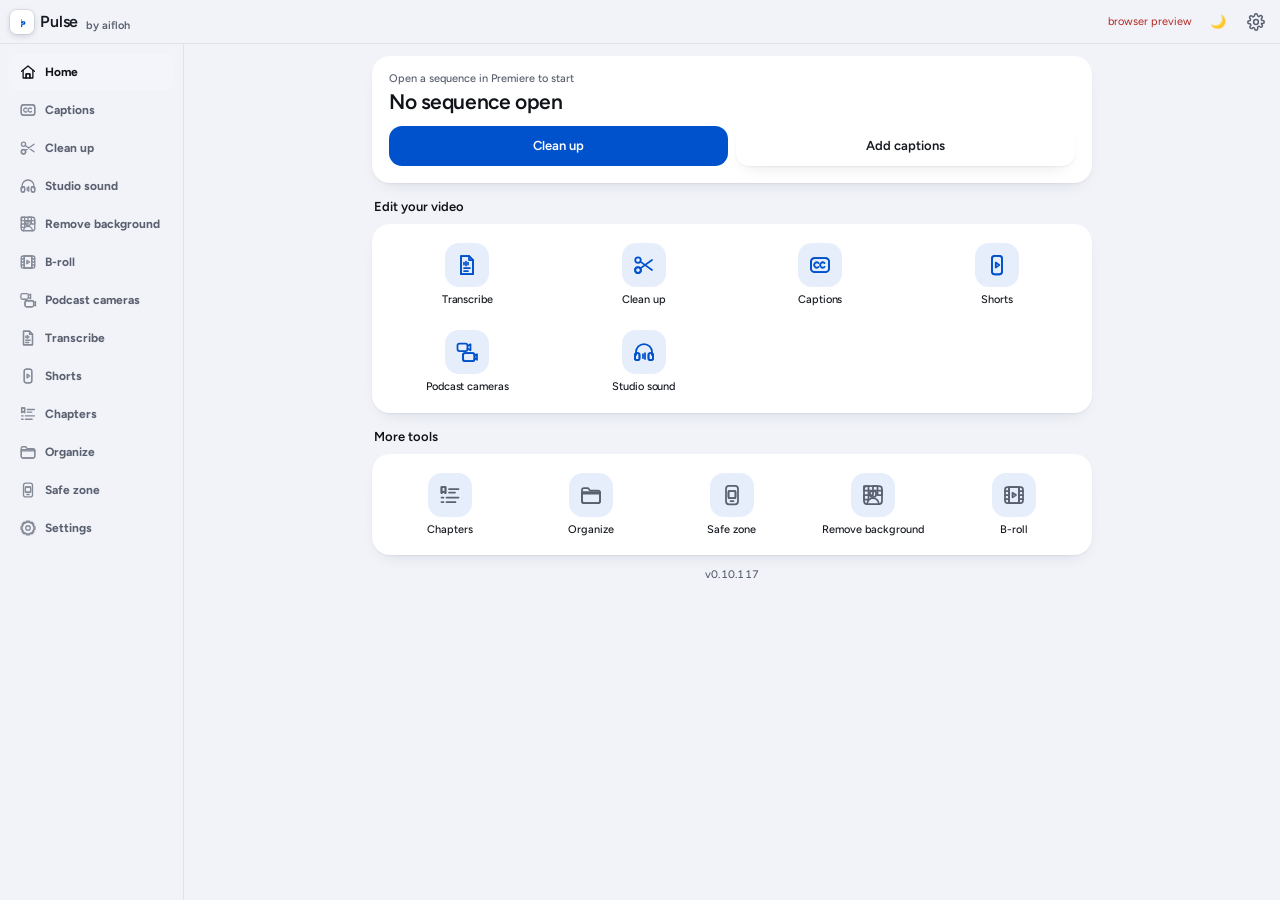
<file: CutPilot/index.html>
<!DOCTYPE html>
<html lang="en">
<head>
  <meta charset="UTF-8">
  <title>Pulse</title>
  <link rel="preconnect" href="https://fonts.googleapis.com">
  <link rel="preconnect" href="https://fonts.gstatic.com" crossorigin>
  <!-- Inter 600 = the caption engine's baked face; loading it makes every preview pixel-honest when online -->
  <link href="https://fonts.googleapis.com/css2?family=Figtree:wght@400;500;600;700&family=Hanken+Grotesk:wght@400;500;600;700;800;900&family=Space+Grotesk:wght@400;500;600;700&family=Inter:wght@500;600;700&display=swap" rel="stylesheet">
  <!-- Caption faces — loaded as web fonts so the chosen font renders in the
       live preview AND the canvas-rendered PNGs even if it isn't installed. -->
  <link href="https://fonts.googleapis.com/css2?family=Anton&family=Bebas+Neue&family=Archivo+Black&family=Fjalla+One&family=Bangers&family=Luckiest+Guy&family=Alfa+Slab+One&family=Bungee&family=Titan+One&family=Passion+One&family=Permanent+Marker&family=Pacifico&family=Shadows+Into+Light&family=Montserrat:wght@400;500;600;700;800;900&family=Poppins:wght@400;500;600;700;800;900&family=Inter:wght@400;500;600;700;800;900&family=Oswald:wght@400;700&family=Roboto:wght@400;700&family=Open+Sans:wght@400;700&family=Lato:wght@400;700&family=Raleway:wght@400;700&family=Work+Sans:wght@400;700&family=Nunito:wght@400;700&family=Rubik:wght@400;700;800;900&family=DM+Sans:wght@400;500;700&family=Outfit:wght@400;500;600;700;800;900&family=Sora:wght@400;500;600;700;800&family=Barlow:wght@400;700&family=Manrope:wght@400;500;600;700;800&family=Teko:wght@400;500;600;700&family=Playfair+Display:ital,wght@0,400;0,600;0,700;0,800;1,600;1,700;1,800&family=Merriweather:wght@400;700&family=Lora:wght@400;700&family=JetBrains+Mono:wght@400;700&family=Roboto+Mono:wght@400;700&family=Space+Mono:wght@400;700&family=Caveat:wght@400;700&family=Arvo:wght@400;700&family=Space+Grotesk:wght@400;500;600;700&family=Syne:wght@600;700;800&family=Unbounded:wght@600;700;800;900&family=DM+Serif+Display:ital@0;1&family=EB+Garamond:ital,wght@0,400;0,500;0,600;0,700;1,400;1,500&family=Baloo+2:wght@400;500;600;700;800&family=Mukta:wght@400;500;600;700;800&family=Hind:wght@400;500;600;700&family=Anek+Devanagari:wght@400;500;600;700;800&family=Rozha+One&family=Kalam:wght@400;700&family=Tiro+Devanagari+Hindi:ital@0;1&display=swap" rel="stylesheet">
  <link rel="stylesheet" href="css/style.css?v=v0.10.117">
  <link rel="stylesheet" href="css/organize.css?v=v0.10.117">
  <link rel="stylesheet" href="css/studio.css?v=v0.10.117">
  <link rel="stylesheet" href="css/crest.css?v=v0.10.117">
</head>
<body class="theme-light" data-page="home">
  <!-- the Pulse icon set (24-unit grid): <svg class="pi"><use href="#pi-…"/></svg> -->
  <svg width="0" height="0" style="position:absolute" aria-hidden="true" focusable="false">
<symbol id="pi-t" viewBox="0 0 24 24"><path class="f" d="M6 3h8l4 4v14H6Z"/><path d="M6 3h8l4 4v14H6Z"/><path d="M14 3v4h4"/><path d="M9 9.5v2M11 8.5v4M13 9.5v2"/><path d="M9 15h6M9 18h4"/></symbol>
<symbol id="pi-cl" viewBox="0 0 24 24"><circle class="f" cx="6" cy="17" r="3"/><circle cx="6" cy="7" r="2.75"/><circle cx="6" cy="17" r="2.75"/><path d="M8.3 8.6L20 17M8.3 15.4L20 7"/></symbol>
<symbol id="pi-cp" viewBox="0 0 24 24"><rect class="f" x="3" y="5" width="18" height="14" rx="3.5"/><rect x="3" y="5" width="18" height="14" rx="3.5"/><path d="M10.6 10.1A2.6 2.6 0 1 0 10.6 13.9"/><path d="M16.6 10.1A2.6 2.6 0 1 0 16.6 13.9"/></symbol>
<symbol id="pi-sh" viewBox="0 0 24 24"><rect class="f" x="7" y="2.75" width="10" height="18.5" rx="2.8"/><rect x="7" y="2.75" width="10" height="18.5" rx="2.8"/><path d="M10.75 9.5l3.5 2.5-3.5 2.5Z"/></symbol>
<symbol id="pi-ca" viewBox="0 0 24 24"><path class="f" d="M10 13h7.5a2 2 0 0 1 2 2v4a2 2 0 0 1-2 2H10a2 2 0 0 1-2-2v-4a2 2 0 0 1 2-2Z"/><rect x="2.5" y="3.5" width="10" height="7.5" rx="2"/><path d="M12.5 6l3-1.8v6.1l-3-1.8"/><rect x="8" y="13" width="11.5" height="8" rx="2"/><path d="M19.5 15.7l2.5-1.5v5.6l-2.5-1.5"/></symbol>
<symbol id="pi-so" viewBox="0 0 24 24"><rect class="f" x="3" y="13" width="4.5" height="7" rx="1.8"/><rect class="f" x="16.5" y="13" width="4.5" height="7" rx="1.8"/><path d="M4 15v-3a8 8 0 0 1 16 0v3"/><rect x="3" y="13" width="4.5" height="7" rx="1.8"/><rect x="16.5" y="13" width="4.5" height="7" rx="1.8"/><path d="M11 14v4M13 13v6"/></symbol>
<symbol id="pi-ch" viewBox="0 0 24 24"><path class="f" d="M3.5 4h4v6l-2-1.4-2 1.4Z"/><path d="M3.5 4h4v6l-2-1.4-2 1.4Z"/><path d="M11 6h9.5M11 9.5h6"/><path d="M3.5 14.5h2M8.5 14.5h12M3.5 19h2M8.5 19h9"/></symbol>
<symbol id="pi-br" viewBox="0 0 24 24"><rect class="f" x="7" y="4" width="10" height="16"/><rect x="3" y="4" width="18" height="16" rx="2.5"/><path d="M7 4v16M17 4v16M3 8h4M3 12h4M3 16h4M17 8h4M17 12h4M17 16h4"/><path d="M10.5 9.75l3.5 2.25-3.5 2.25Z"/></symbol>
<symbol id="pi-sz" viewBox="0 0 24 24"><rect class="f" x="8.5" y="8" width="7" height="7" rx="1.2"/><rect x="6" y="2.75" width="12" height="18.5" rx="3"/><path d="M8.5 8h7v7h-7Z" stroke-dasharray="1.4 1.4"/><path d="M10.5 18h3"/></symbol>
<symbol id="pi-bg" viewBox="0 0 24 24"><path class="f" d="M3 3h4.5v4.5H3ZM12 3h4.5v4.5H12ZM7.5 7.5H12V12H7.5ZM16.5 7.5H21V12h-4.5ZM3 12h4.5v4.5H3Z"/><rect x="3" y="3" width="18" height="18" rx="3"/><circle class="pi-hole" cx="12" cy="11" r="3.2"/><path d="M6.2 21a5.8 5.8 0 0 1 11.6 0" class="pi-hole"/></symbol>
<symbol id="pi-mi" viewBox="0 0 24 24"><rect class="f" x="9" y="3" width="6" height="11" rx="3"/><rect x="9" y="3" width="6" height="11" rx="3"/><path d="M5.5 11a6.5 6.5 0 0 0 13 0M12 17.5V21"/></symbol>
<symbol id="pi-tr" viewBox="0 0 24 24"><rect class="f" x="10" y="9" width="11" height="11" rx="3"/><rect x="3" y="4" width="11" height="11" rx="3"/><path d="M6 12.5l2.5-6 2.5 6M6.9 10.5h3.2"/><rect x="10" y="9" width="11" height="11" rx="3"/><path d="M13 12.5h5M15.5 12.5c0 2.5-1 4.5-2.5 5.5M15.5 15c.8 1.4 1.8 2.3 3 3"/></symbol>
<symbol id="pi-se" viewBox="0 0 24 24"><circle class="f" cx="12" cy="12" r="8"/><path d="M9.32 4.89L10.01 2.75L13.99 2.75L14.68 4.89L15.14 5.08L17.15 4.05L19.95 6.85L18.92 8.86L19.11 9.32L21.25 10.01L21.25 13.99L19.11 14.68L18.92 15.14L19.95 17.15L17.15 19.95L15.14 18.92L14.68 19.11L13.99 21.25L10.01 21.25L9.32 19.11L8.86 18.92L6.85 19.95L4.05 17.15L5.08 15.14L4.89 14.68L2.75 13.99L2.75 10.01L4.89 9.32L5.08 8.86L4.05 6.85L6.85 4.05L8.86 5.08Z"/><circle cx="12" cy="12" r="3"/></symbol>
<symbol id="pi-org" viewBox="0 0 24 24"><path class="f" d="M3 9h18v9a2 2 0 0 1-2 2H5a2 2 0 0 1-2-2Z"/><path d="M3 7a2 2 0 0 1 2-2h4l2 2.5h8a2 2 0 0 1 2 2V18a2 2 0 0 1-2 2H5a2 2 0 0 1-2-2Z"/><path d="M3 10.5h18"/></symbol>
<symbol id="pi-home" viewBox="0 0 24 24"><path class="f" d="M9.5 20v-5.5h5V20"/><path d="M3.5 11 12 4l8.5 7"/><path d="M5.5 9.5V20h13V9.5"/><path d="M9.5 20v-5.5h5V20"/></symbol>
</svg>
  <!-- ONE navigation row (≤ 12 % of a 400 px-tall panel). Home is the menu;
       every other page shows ‹ back + its name. -->
  <header id="app-bar" class="app-bar">
    <button id="nav-back" class="icon-btn nav-back" type="button" title="Home" aria-label="Back to Home">
      <svg viewBox="0 0 24 24" fill="none" stroke="currentColor" stroke-width="2.4" stroke-linecap="round" stroke-linejoin="round"><path d="M15 5l-7 7 7 7"/></svg>
    </button>
    <button id="nav-home" class="brand" type="button" title="Home" aria-label="Pulse — Home">
      <svg class="logo-mark" viewBox="0 0 512 512" width="24" height="24" aria-hidden="true"><defs><linearGradient id="plsG"><stop offset="0" stop-color="#0052CC"/></linearGradient></defs><rect width="512" height="512" rx="96" fill="#FFFFFF"/><g transform="translate(170.67,84.00) scale(0.42453)" fill="#0052CC"><g transform="translate(0,848) scale(0.1,-0.1)"><path d="M1756 5639 c-185 -29 -291 -252 -200 -420 93 -170 313 -202 450 -64 65 65 89 129 82 224 -6 80 -31 133 -90 187 -67 62 -152 87 -242 73z"/><path d="M1646 4830 c-16 -5 -40 -19 -54 -32 -52 -49 -52 -45 -52 -644 0 -526 1 -556 18 -549 9 4 148 56 307 117 160 60 376 143 480 183 345 133 568 215 584 215 35 -1 100 -39 115 -69 23 -44 20 -111 -7 -152 -21 -32 -61 -49 -584 -259 -308 -124 -579 -235 -602 -248 -117 -66 -229 -211 -277 -358 l-29 -89 0 -487 0 -486 30 -44 c17 -23 49 -53 70 -66 38 -21 49 -22 216 -20 174 3 176 3 216 31 22 15 50 46 64 70 l24 42 1 420 c0 375 2 424 18 460 21 50 69 100 121 128 38 20 56 22 345 25 337 4 389 10 523 65 111 45 195 103 292 201 92 93 155 191 202 316 82 219 82 441 -1 660 -82 220 -233 385 -442 487 -185 90 -151 86 -894 89 -361 2 -668 -1 -684 -6z"/></g></g></svg>
      <span class="brand-name">Pulse</span><span class="brand-by">by aifloh</span>
    </button>
    <span id="nav-title" class="nav-title"></span>
    <div id="env-status" class="env-status" title="Tap to look for your sequence again">connecting…</div>
    <button id="theme-toggle" class="icon-btn theme-toggle" type="button" title="Switch light / dark (overrides Premiere's look)">🌙</button>
    <button id="nav-settings" class="icon-btn" type="button" title="Settings" aria-label="Settings">
      <svg viewBox="0 0 24 24" fill="none" stroke="currentColor" stroke-width="2" stroke-linecap="round" stroke-linejoin="round"><circle cx="12" cy="12" r="3.2"/><path d="M19.4 13.5a1.6 1.6 0 0 0 .3 1.8l.1.1a2 2 0 1 1-2.8 2.8l-.1-.1a1.6 1.6 0 0 0-2.7 1.1V21a2 2 0 0 1-4 0v-.1a1.6 1.6 0 0 0-2.7-1.1l-.1.1a2 2 0 1 1-2.8-2.8l.1-.1a1.6 1.6 0 0 0 .3-1.8 1.6 1.6 0 0 0-1.5-1H3a2 2 0 0 1 0-4h.1a1.6 1.6 0 0 0 1.5-1 1.6 1.6 0 0 0-.3-1.8l-.1-.1a2 2 0 1 1 2.8-2.8l.1.1a1.6 1.6 0 0 0 1.8.3H9a1.6 1.6 0 0 0 1-1.5V3a2 2 0 0 1 4 0v.1a1.6 1.6 0 0 0 2.7 1.1l.1-.1a2 2 0 1 1 2.8 2.8l-.1.1a1.6 1.6 0 0 0-.3 1.8V9a1.6 1.6 0 0 0 1.5 1H21a2 2 0 0 1 0 4h-.1a1.6 1.6 0 0 0-1.5 1Z"/></svg>
    </button>
  </header>

  <!-- Every page's .tab button. Hidden on a docked panel (Home is the menu),
       a sidebar on a wide one. main.js and the gates open pages by clicking these. -->
  <nav class="tabs" aria-label="Pages">
    <button class="tab active" data-tab="home"><span><svg class="tab-ic pi"><use href="#pi-home"/></svg></span>Home</button>
    <button class="tab" data-tab="captions"><span><svg class="tab-ic pi"><use href="#pi-cp"/></svg></span>Captions</button>
    <button class="tab" data-tab="silence"><span><svg class="tab-ic pi"><use href="#pi-cl"/></svg></span>Clean up</button>
    <button class="tab" data-tab="sound"><span><svg class="tab-ic pi"><use href="#pi-so"/></svg></span>Studio sound</button>
    <button class="tab" data-tab="background"><span><svg class="tab-ic pi"><use href="#pi-bg"/></svg></span>Remove background</button>
    <button class="tab" data-tab="broll"><span><svg class="tab-ic pi"><use href="#pi-br"/></svg></span>B-roll</button>
    <button class="tab" data-tab="multicam"><span><svg class="tab-ic pi"><use href="#pi-ca"/></svg></span>Podcast cameras</button>
    <button class="tab" data-tab="transcribe"><span><svg class="tab-ic pi"><use href="#pi-t"/></svg></span>Transcribe</button>
    <button class="tab" data-tab="shorts"><span><svg class="tab-ic pi"><use href="#pi-sh"/></svg></span>Shorts</button>
    <button class="tab" data-tab="chapters"><span><svg class="tab-ic pi"><use href="#pi-ch"/></svg></span>Chapters</button>
    <button class="tab" data-tab="organize"><span><svg class="tab-ic pi"><use href="#pi-org"/></svg></span>Organize</button>
    <button class="tab" data-tab="safezone"><span><svg class="tab-ic pi"><use href="#pi-sz"/></svg></span>Safe zone</button>
    <button class="tab" data-tab="settings"><span><svg class="tab-ic pi"><use href="#pi-se"/></svg></span>Settings</button>
  </nav>

  <!-- ================================ HOME =============================== -->
  <section id="tab-home" class="tab-page active">
    <!-- HOME = TILES. The four jobs of every video, side by side; podcast
         cameras is its own tool for multi-camera podcasts; the rest below.
         A tile shows ✓ once its job is done for this sequence. -->
    <div id="home-hero" class="home-hero">
      <div id="home-seq-meta" class="hh-label">Open sequence</div>
      <div id="home-seq-name" class="hh-name">Looking for your sequence…</div>
      <div id="home-seq-done" class="hh-done" aria-label="Done for this sequence"></div>
      <div class="hh-btns">
        <button id="home-go-clean" class="hero-btn" type="button" data-go="silence">Clean up</button>
        <button id="home-go-captions" class="hero-btn alt" type="button" data-go="captions">Add captions</button>
      </div>
    </div>
    <div class="tile-head">Edit your video</div>
    <div class="home-tasks tiles">
      <button id="home-words" class="task-card step-card tile" type="button" data-go="transcribe" data-step="transcribe">
        <span class="task-ic"><svg class="pi"><use href="#pi-t"/></svg></span>
        <span class="step-state" data-state-for="transcribe"></span>
        <span class="task-txt"><span class="task-name">Transcribe</span><span class="task-sub">Get the words</span></span>
      </button>
      <button id="home-cleanup" class="task-card step-card tile" type="button" data-go="silence" data-step="silence">
        <span class="task-ic"><svg class="pi"><use href="#pi-cl"/></svg></span>
        <span class="step-state" data-state-for="silence"></span>
        <span class="task-txt"><span class="task-name">Clean up</span><span class="task-sub">Silences, retakes, “um”s</span></span>
      </button>
      <button id="home-captions" class="task-card step-card tile" type="button" data-go="captions" data-step="captions">
        <span class="task-ic"><svg class="pi"><use href="#pi-cp"/></svg></span>
        <span class="step-state" data-state-for="captions"></span>
        <span class="task-txt"><span class="task-name">Captions</span><span class="task-sub">Pick a look, add in one tap</span></span>
      </button>
      <button id="home-shorts" class="task-card step-card tile" type="button" data-go="shorts" data-step="shorts">
        <span class="task-ic"><svg class="pi"><use href="#pi-sh"/></svg></span>
        <span class="step-state" data-state-for="shorts"></span>
        <span class="task-txt"><span class="task-name">Shorts</span><span class="task-sub">Best moments as vertical clips</span></span>
      </button>
      <button id="home-cameras" class="task-card step-card tile tile-wide" type="button" data-go="multicam" data-step="multicam">
        <span class="task-ic"><svg class="pi"><use href="#pi-ca"/></svg></span>
        <span class="step-state" data-state-for="multicam"></span>
        <span class="task-txt"><span class="task-name">Podcast cameras</span><span class="task-sub">2 or more cameras: cut to whoever is talking</span></span>
      </button>
      <button id="home-studio" class="task-card tile tile-wide" type="button" data-go="sound">
        <span class="task-ic"><svg class="pi"><use href="#pi-so"/></svg></span>
        <span class="task-txt"><span class="task-name">Studio sound</span><span class="task-sub">Podcast-quality audio: AI noise removal, every cut matched</span></span>
      </button>
    </div>
    <div class="more-tools">
      <div class="more-head">More tools</div>
      <div class="more-grid">
        <button id="home-chapters" class="tool-btn" type="button" data-go="chapters"><span class="t-ic"><svg class="pi"><use href="#pi-ch"/></svg></span>Chapters</button>
        <button id="home-organize" class="tool-btn" type="button" data-go="organize"><span class="t-ic"><svg class="pi"><use href="#pi-org"/></svg></span>Organize</button>
        <button id="home-safezone" class="tool-btn" type="button" data-go="safezone"><span class="t-ic"><svg class="pi"><use href="#pi-sz"/></svg></span>Safe zone</button>
        <button id="home-greenscreen" class="tool-btn" type="button" data-go="background"><span class="t-ic"><svg class="pi"><use href="#pi-bg"/></svg></span>Remove background</button>
        <button id="home-broll" class="tool-btn" type="button" data-go="broll"><span class="t-ic"><svg class="pi"><use href="#pi-br"/></svg></span>B-roll</button>
      </div>
    </div>
    <p class="home-foot"><span id="ver" class="ver">v0.10.117</span></p>
  </section>

  <!-- ============================ TRANSCRIBE ============================ -->
  <section id="tab-transcribe" class="tab-page">
    <div class="card">
      <div class="step-head"><span class="step-num">1</span><span class="step-title">Get your words</span>
        <button class="info" type="button" data-info="tr-info" aria-label="How it works">ⓘ</button></div>
      <div class="info-pop hidden" id="tr-info">Select your talking clip on the timeline, then tap <b>Transcribe</b>. Pulse listens to the audio itself — nothing to export from Premiere. <b>Transcribe</b> also lets AI fix misheard words; <b>Fast</b> skips that.</div>
      <label class="fld-full" id="tr-lang-row">Language<div id="tr-lang" class="dd-mount"></div></label>
      <div id="tr-groq-wrap" class="groq-inline hidden">
        <label class="fld-full">Speech key <span class="dim">(free — console.groq.com/keys)</span>
          <input type="password" id="tr-groq-key" placeholder="paste your key…" autocomplete="off">
        </label>
      </div>
      <div id="tr-dg-wrap" class="groq-inline hidden">
        <label class="fld-full">Retake-finder key <span class="dim">(from deepgram.com)</span>
          <input type="password" id="tr-dg-key" placeholder="paste your key…" autocomplete="off" spellcheck="false">
        </label>
      </div>
      <div id="tr-swara-wrap" class="groq-inline hidden">
        <label class="fld-full" id="tr-swara-keyrow">Indian-language key
          <input type="password" id="tr-swara-key" placeholder="paste your key…" autocomplete="off">
        </label>
        <label class="fld-full">Indian language<div id="tr-swara-lang" class="dd-mount"></div></label>
      </div>
      <div class="tr-bar" id="tr-bar">
        <span class="tr-ico" id="tr-ico">🔎</span>
        <span class="tr-text" id="tr-text">looking for your words…</span>
        <button class="link-btn" id="btn-tr-change">Change</button>
        <button class="chip-btn hidden" id="btn-tr-stop" type="button" title="Stop transcribing">Stop</button>
      </div>
      <div class="page-actions">
        <button id="btn-tr-auto-ai" class="hero-btn" title="Turn your clip's speech into words">Transcribe</button>
      </div>
      <!-- 📄 the script you spoke (Word, text or pasted) fixes every word, timing kept -->
      <div class="tr-script" id="script-drawer">
        <div class="row tight">
          <span class="dim">Have the script?</span>
          <button id="btn-script-load" class="chip-btn" type="button" title="Word (.docx, .doc), text, RTF or a subtitle file">📄 Add Word or text file</button>
          <button id="btn-script-paste" class="link-btn" type="button">or paste it</button>
          <button class="info" type="button" data-info="script-info" aria-label="How it works">ⓘ</button>
        </div>
        <div class="info-pop hidden" id="script-info">Pulse keeps the <b>timing</b> from the transcript and takes the <b>spelling</b> from your script — names, brands and Hinglish come out right. A script from a different recording is refused, so nothing gets lost.</div>
        <div id="script-paste" class="hidden">
          <textarea id="script-text" rows="6" placeholder="Paste your script here…" spellcheck="false" style="width:100%;box-sizing:border-box"></textarea>
          <button id="btn-script-apply" class="hero-btn small" type="button">Fix words with my script</button>
        </div>
        <p class="hint" id="script-status" style="margin:4px 0 0"></p>
      </div>
      <div class="row tight hidden" id="tr-after">
        <button id="btn-tr-edit" class="chip-btn">Review &amp; edit</button>
        <button id="btn-retranscribe" class="chip-btn" title="Listen to the audio again from scratch — only when words came out wrong; cuts and trims are followed by themselves">↻ Redo</button>
      </div>
      <div id="tr-tools" class="hidden">
        <div class="row tight">
          <span class="dim">⤓ Save as</span>
          <button id="btn-exp-srt" class="chip-btn" title="Subtitle file (.srt)">SRT</button>
          <button id="btn-exp-vtt" class="chip-btn" title="Web subtitle file (.vtt)">VTT</button>
          <button id="btn-exp-txt" class="chip-btn" title="Plain text">Text</button>
        </div>
      </div>
      <div id="tr-help" class="help-box hidden">
        <b>Easiest:</b> select your clip and tap <b>Transcribe</b> above.
        <hr style="border:none;border-top:1px solid var(--line);margin:8px 0">
        <b>Or use Premiere's transcript:</b> <i>Window → Text</i> → <b>···</b> →
        <i>Export to SRT file</i> next to your video, then tap <b>Find again</b>.
        <div class="row tight">
          <button id="btn-tr-again" class="chip-btn">↻ Find again</button>
          <button id="btn-tr-pick" class="chip-btn">Choose a file…</button>
        </div>
      </div>
      <details class="advanced" id="tr-more">
        <summary>More options</summary>
        <div class="tr-inout" id="tr-inout">
          <p class="hint" id="tr-inout-now" style="margin:6px 0 2px"><b>Only part of the video?</b> Mark <b>In</b> (I) and <b>Out</b> (O) first.</p>
          <p class="hint" style="margin:0 0 2px"><b>Cut later?</b> The words follow your edit — no need to redo.</p>
        </div>
        <label class="check" style="margin:6px 0 0" title="After transcribing, AI corrects words it misheard (e.g. “indiyya” → “India”). Turn off to keep exactly what was heard.">
          <input type="checkbox" id="tr-aifix" checked> Fix misheard words with AI <span class="dim">(recommended)</span>
        </label>
        <p class="hint hidden" id="tr-aifix-hint" style="margin:2px 0 0"></p>
        <label class="fld-full" style="margin-top:0">Accuracy<div id="tr-quality" class="dd-mount"></div></label>
        <input type="text" id="tr-vocab" placeholder="Names to always spell right, e.g. Aarav, YouTube" style="margin-top:6px" autocomplete="off">
        <div id="tr-tools-more" class="hidden">
        <div class="row tight">
          <span class="dim">Improve</span>
          <button id="btn-fix-wording" class="chip-btn">Fix wording (AI)</button>
          <button id="btn-detect-speakers" class="chip-btn">Detect speakers (AI)</button>
        </div>
        <div class="row tight">
          <span class="dim">Translate to</span>
          <div id="tr-translate-lang" class="dd-mount" style="flex:1 1 120px;min-width:120px;margin-top:0"></div>
          <button id="btn-translate" class="chip-btn">Go</button>
        </div>
          <p class="hint" style="margin:6px 0 0">These use your free speech key. <button class="info" type="button" data-info="tr-tools-info" aria-label="More about these">ⓘ</button></p>
        <div class="info-pop hidden" id="tr-tools-info"><b>Fix wording</b> corrects misheard words in any language — run it before translating. <b>Translate</b> replaces the words (your original is kept). <b>Detect speakers</b> is an AI guess, best for clear back-and-forth talk. The key goes in Settings → Auto-transcribe.</div>
        </div>
        <div class="row tight">
          <button id="btn-mark-hooks" class="chip-btn">Viral hooks</button>
          <button id="btn-broll" class="chip-btn">B-roll ideas</button>
        </div>
      </details>
      <div class="next-step" id="tr-next-hint"><span class="ns-txt"><b>Next:</b> cut the pauses and retakes — or go straight to captions.</span><button type="button" class="hero-btn small" data-go="silence">Clean up ›</button><button type="button" class="chip-btn" data-go="captions">Captions</button></div>
    </div>
  </section>

  <!-- ============================== CAPTIONS ============================= -->
  <section id="tab-captions" class="tab-page">

    <!-- after captions are placed: edit / restyle them (empty until then) -->
    <div id="cap-placed" class="cap-placed">
      <button id="btn-cap-words" class="chip-btn hidden" title="Fix any word before the captions are made — they use your edited words">Edit words</button>
      <button id="btn-cap-edit" class="chip-btn hidden">Edit caption words</button>
      <button id="btn-cap-fix1" class="chip-btn hidden" title="Edit the one caption under the playhead — it updates on the timeline">Fix one line</button>
      <button id="btn-cap-restyle" class="chip-btn hidden">Restyle all</button>
      <button id="btn-cap-segment" class="chip-btn hidden" title="Select a clip or range on the timeline first">Restyle a part</button>
      <div id="cap1-editor" class="cap1-editor hidden">
        <div class="cap1-time" id="cap1-time"></div>
        <input id="cap1-text" type="text" class="cap1-text" placeholder="Caption text…" />
        <div class="cap1-row">
          <button id="cap1-save" class="hero-btn small">Save &amp; update</button>
          <button id="cap1-cancel" class="hero-btn small alt">Cancel</button>
        </div>
        <p class="hint" id="cap1-hint"></p>
      </div>
      <p class="hint hidden" id="cap-restyle-hint">Captions are on your timeline.</p>
    </div>

    <div class="subview-switch" id="cap-view">
      <button data-view="templates" class="on" title="Caption styles">Styles</button>
      <button data-view="flux" title="Premium templates you can still edit in Premiere">Premium</button>
      <button data-view="editor" title="Use your own Premiere template file">Upload</button>
    </div>

    <!-- ===================== STYLE GALLERY (opens first) ================= -->
    <div id="view-templates" class="subview">
      <div class="lib-toolbar">
        <input type="text" id="lib-search" placeholder="Search styles…">
      </div>
      <label class="fld-full" id="cap-lang-row">Caption language<div id="cap-lang" class="dd-mount"></div></label>
      <div class="cat-chips" id="lib-cats"></div>
      <div class="tpl-grid" id="tpl-grid"></div>
      <details class="advanced lib-more" id="lib-more">
        <summary>More gallery options</summary>
        <div class="lib-toolbar">
          <select id="lib-sort" aria-label="Sort styles">
            <option value="popular">Popular</option>
            <option value="recent">Recent</option>
            <option value="favorites">Favorites</option>
            <option value="az">A–Z</option>
          </select>
        </div>
        <div class="niche-row">
          <span class="dim">Suggest for</span>
          <select id="lib-niche">
            <option value="">choose your content…</option>
          </select>
        </div>
        <div class="row tight">
          <button id="btn-true-prev" class="chip-btn" title="Premiere draws every style once (about a minute) — the cards then show exactly what lands on your timeline">Exact previews (~1 min)</button>
          <button id="btn-reset-prev" class="chip-btn" title="Go back to Pulse's own drawn previews">↺ Reset previews</button>
          <button id="btn-tpl-import" class="chip-btn">⤓ Import style</button>
        </div>
      </details>
    </div>

    <!-- ===================== PREMIUM (editable templates) ================= -->
    <div id="view-flux" class="subview hidden">
      <p class="hint" style="margin:2px 0 8px">Premium looks that stay editable in Premiere. <button class="info" type="button" data-info="flux-info" aria-label="More about premium templates">ⓘ</button></p>
      <div class="info-pop hidden" id="flux-info">Each one lands on your timeline as a real Premiere graphic: font, colour, size and position stay editable, like Premiere's own titles. Tap a card to preview it, then caption with it.</div>
      <div class="lib-toolbar">
        <input type="text" id="flux-search" placeholder="Search premium styles…">
      </div>
      <div class="row tight" style="margin:0 0 8px">
        <button id="btn-flux-render" class="chip-btn" type="button" title="Premiere draws each Premium look with your words, at your timeline’s size (about a minute)">Preview with my words</button>
      </div>
      <p id="flux-render-status" class="hint hidden" style="margin:0 0 8px"></p>
      <div class="tpl-grid" id="flux-grid"></div>
    </div>

    <!-- template action sheet -->
    <div id="mogrt-sheet" class="mogrt-sheet hidden">
      <div class="ms-card">
        <div class="ms-head">
          <button id="ms-back" class="ms-back" type="button">‹ Back</button>
          <button id="ms-x" class="ms-x" type="button" aria-label="Close">✕</button>
        </div>
        <div class="ms-name" id="ms-name">Template</div>
        <!-- real looping animation (the template's baked thumb.mp4 = exactly what
             gets placed) so you SEE the motion before using it -->
        <video id="ms-anim" class="ms-anim hidden" autoplay loop muted playsinline disablepictureinpicture></video>
        <div id="ms-live-preview" class="ms-live-preview hidden">
          <canvas id="ms-live-canvas"></canvas>
          <span class="ms-live-tag">your colours</span>
        </div>
        <img id="ms-thumb" class="ms-thumb hidden" alt="">
        <p class="hint" id="ms-hint">Try it on your timeline, then caption your video in one tap.</p>
        <div id="ms-tr" class="ms-tr"></div>
        <button id="ms-transcribe" class="chip-btn">Transcribe my clip</button>
        <button id="ms-edit-words" class="chip-btn hidden" title="Fix any word before the captions are made">Edit words</button>
        <label class="field-label">Words per caption</label>
        <div class="wc-bar" id="ms-words">
          <button class="wc-btn" id="ms-wc-minus" type="button" aria-label="Fewer words">−</button>
          <b id="ms-wc-num">Auto</b>
          <button class="wc-btn" id="ms-wc-plus" type="button" aria-label="More words">+</button>
          <button class="chip-btn" id="ms-wc-full" type="button" title="Auto: whole phrases, fitted to your video">Auto</button>
        </div>
        <p class="hint" style="margin:6px 0 4px">Word-by-word timing is automatic. <button class="info" type="button" data-info="ms-timing-info" aria-label="More about timing">ⓘ</button></p>
        <div class="info-pop hidden" id="ms-timing-info">Each word lights up exactly when it's spoken. If Premiere shows an "Animation Controls" section (Type, Word Index…), leave it — Pulse sets it for you.</div>
        <!-- where these captions sit, their case and how long they stay — this
             template's own choices (not the Styles editor's or the Upload view's) -->
        <div class="ms-layout" id="ms-layout">
          <label class="field-label" for="ms-pos">Position on screen <span class="val" id="ms-pos-val">Auto</span></label>
          <div class="ms-pos-row">
            <input type="range" id="ms-pos" min="10" max="92" step="1" value="86" aria-label="Caption position, percent from the top">
            <button class="chip-btn" id="ms-pos-auto" type="button" title="Lower third on 16:9, Reels-safe on 9:16">Auto</button>
          </div>
          <label class="field-label">Text case</label>
          <div class="seg-control sub" id="ms-case">
            <button type="button" data-case="as-spoken" class="on">As spoken</button>
            <button type="button" data-case="upper">UPPER</button>
            <button type="button" data-case="lower">lower</button>
            <button type="button" data-case="title">Title</button>
          </div>
          <label class="field-label" for="ms-hold">After the last word</label>
          <select id="ms-hold">
            <option value="0.5">Stay 0.5 s (recommended)</option>
            <option value="next">Stay until the next caption (up to 3 s)</option>
            <option value="0">Leave with the last word</option>
          </select>
          <label class="check"><input type="checkbox" id="ms-stretch"> ↔ Speed up the template's own animation to fit each caption</label>
        </div>
        <!-- the same highlight-timing nudge as the Styles editor (one value,
             saved with the look): Premium captions are timed from it too -->
        <div class="wc-bar sync-nudge" id="ms-sync-nudge">
          <span class="wc-label">Highlight timing</span>
          <button class="wc-btn" id="ms-off-minus" type="button" title="Highlight comes earlier (−0.05s per tap)" aria-label="Earlier">−</button>
          <b id="ms-off-num">−0.06s</b>
          <button class="wc-btn" id="ms-off-plus" type="button" title="Highlight comes later (+0.05s per tap)" aria-label="Later">+</button>
          <button class="chip-btn" id="ms-off-reset" type="button">Reset</button>
          <span class="dim">Too early? Tap +. Too late? Tap −.</span>
        </div>
        <!-- editable text colour / font / size / template colours, built on open -->
        <button id="ms-reset-orig" class="chip-btn" type="button">↺ Back to original</button>
        <div id="ms-customizer" class="ms-customizer"></div>
        <details class="advanced">
          <summary>For support</summary>
          <button id="ms-inspect" class="chip-btn">List this template's settings</button>
          <pre id="ms-inspect-out" class="diag-out hidden"></pre>
        </details>
        <button id="ms-close" class="link-btn">Close</button>
        <div class="page-actions">
          <button id="ms-preview" class="hero-btn small alt">▶ Try on timeline</button>
          <button id="ms-use" class="hero-btn small">Caption with this</button>
        </div>
      </div>
      <div class="next-step" id="cap-next"><span class="ns-txt"><b>Captions added?</b> Next: your best moments as Shorts.</span><button type="button" class="hero-btn small" data-go="shorts">Shorts ›</button></div>
    </div>

    <!-- ============================ STYLE EDITOR ========================== -->
    <div id="view-editor" class="subview hidden">

      <div class="editor-head">
        <button id="btn-back-lib" class="chip-btn" title="Back to all styles">‹ All styles</button>
        <span class="editor-tpl-name" id="editor-tpl-name">Spotlight</span>
        <span class="spacer"></span>
        <button id="btn-brand-tpl" class="chip-btn" title="Use your brand font, colour and words on this style" aria-label="Use my brand kit">Brand</button>
        <button id="btn-save-tpl" class="chip-btn" title="Save as my own style" aria-label="Save as my own style">＋ Save</button>
        <button id="btn-dup-tpl" class="chip-btn" title="Duplicate" aria-label="Duplicate">⧉</button>
        <button id="btn-export-tpl" class="chip-btn" title="Save to a file" aria-label="Save to a file">⤴</button>
      </div>

      <!-- LIVE PREVIEW (caption styles only) -->
      <div class="preview-wrap" id="cap-preview">
        <button id="btn-preview-collapse" class="preview-collapse" type="button" title="Hide / show the preview">▾ Preview</button>
        <div id="cap-actions-dock" class="cap-actions-dock"></div>
        <button id="btn-real-preview" class="chip-btn real-preview-btn" type="button" title="Drop ONE real caption at the playhead with your current settings">▶ Try one on the timeline</button>
        <div class="preview-frame" id="preview-frame">
          <canvas id="preview-canvas"></canvas>
          <div class="preview-speaker hidden" id="preview-speaker"></div>
          <div class="preview-caption hidden" id="preview-caption">YOUR CAPTION</div>
        </div>
        <button id="btn-replay" class="replay-btn" title="Replay animation" aria-label="Replay animation">▶</button>
      </div>

      <!-- ===== CAPTION STYLE controls ===== -->
      <div id="method-animated">
        <!-- the back button above replaces this; kept for scripts -->
        <button id="btn-browse-styles" class="chip-btn step-action ui-offstage" type="button">≡ Browse styles</button>

        <!-- Caption type sits FIRST: it decides which settings below exist, so
             it used to hide ~40 of them from ~2,000 px further down -->
        <div class="cap-type-block" id="cap-type-block">
        <span class="field-label">Caption type <button class="info" type="button" data-info="capout-info" aria-label="Which caption type?">ⓘ</button></span>
        <div class="seg-control" id="cap-output" style="margin-bottom:6px">
          <button data-out="png" class="on" type="button" title="Drawn by Pulse — exactly the look you see, every style">Exact look</button>
          <button data-out="editable" type="button" title="Text you can retype in Premiere — close to the look; some effects are simpler">Editable</button>
          <button data-out="premiere" type="button" title="Premiere's own caption track — every word editable, always visible">Premiere captions</button>
        </div>
        <div class="info-pop hidden" id="capout-info">🖼 <b>Exact look</b> (best): Pulse draws the caption — exactly what you see here, every style, every effect. You can still change any word later from Pulse (✏️ Fix one line). ✏️ <b>Editable</b>: text you retype in Premiere itself — close to the look, but Premiere cannot draw some effects (gradient boxes, glows, a smaller second line), so those styles come out simpler. 📝 <b>Premiere captions</b>: Premiere's own caption track — every word editable in Window → Text; its look is Premiere's, not Pulse's styles.</div>
        <p class="hint png-only" style="margin:0 0 8px">Exactly what you see — change words any time from Pulse.</p>
        <p class="hint premiere-only" style="margin:0 0 8px">Premiere's own captions, as spoken — edit in Window → Text.</p>
        <p class="hint editable-only cap-hidden-line" id="cap-hidden-line">Editable hides <b id="cap-hidden-n">some</b> Pulse-only settings. <button type="button" class="link-btn" id="btn-cap-to-pulse">Show them: switch to 🖼 Exact look</button></p>
        </div>

        <div id="wc-block" class="wc-bar">
          <span class="wc-label">Words per caption</span>
          <button class="wc-btn" id="wc-minus" type="button" aria-label="Fewer words">−</button>
          <b id="wc-num">Auto</b>
          <button class="wc-btn" id="wc-plus" type="button" aria-label="More words">+</button>
          <button class="chip-btn" id="wc-full" type="button" title="Auto: whole phrases, fitted to your video">Auto</button>
        </div>
        <!-- lines per caption beside words per caption: together they decide what
             shows at once, so every caption keeps the same shape (Exact look and Editable) -->
        <div class="wc-bar lines-bar">
          <span class="wc-label">Lines per caption</span>
          <div class="seg-control mini" id="c-lines">
            <button data-l="1" title="Every caption on one line — the words that fit go together">1 line</button>
            <button data-l="2" class="on" title="Never more than two lines">2 lines</button>
            <button data-l="0" title="As many lines as each caption needs">Auto</button>
          </div>
        </div>
        <label class="check sync-line"><input type="checkbox" id="c-sync" checked> Match words to the voice <span id="sync-stat" class="dim"></span></label>
        <div class="wc-bar sync-nudge" id="sync-nudge">
          <span class="wc-label">Highlight timing</span>
          <button class="wc-btn" id="c-off-minus" type="button" title="Highlight comes earlier (−0.05s per tap)" aria-label="Earlier">−</button>
          <b id="c-off-num">−0.06s</b>
          <button class="wc-btn" id="c-off-plus" type="button" title="Highlight comes later (+0.05s per tap)" aria-label="Later">+</button>
          <button class="chip-btn" id="c-off-reset" type="button">Reset</button>
          <span class="dim">Too early? Tap +. Too late? Tap −.</span>
        </div>
        <input type="number" id="c-sync-offset" value="-60" class="hidden">
        <input type="number" id="c-words" value="0" class="hidden">

        <details class="advanced" id="customize-drawer" open>
          <summary>Font, size &amp; colours</summary>
          <div class="customizer">
            <!-- In editable caption type the panel hides every control Premiere's
                 engine cannot express (.png-only) — say why. -->
            <p class="hint editable-only" id="editable-note">Editable captions show only what Premiere can change. <button class="info" type="button" data-info="editable-info" aria-label="Why">ⓘ</button></p>
            <div class="info-pop hidden editable-only" id="editable-info">Switch the caption type to <b>Exact look</b> for everything — outline, glow, shine, letter spacing, alignment, line limits and the Effects tab.</div>
            <div class="seg-control cust-tabs png-only" id="cust-tabs">
              <button type="button" data-pane="style" class="on">Style</button>
              <button type="button" data-pane="pro">Effects</button>
            </div>
            <div id="cust-pane-style" class="cust-pane">
            <!-- ✍️ TEXT -->
            <div class="cust-group">
              <div class="cust-group-title">Text</div>
              <label class="full">Font
                <div class="dd-mount" id="c-font-mount"></div>
                <input type="hidden" id="c-font">
              </label>
              <div class="ctrl-row">
                <label>Size <span class="val" id="c-size-val"></span>
                  <input type="range" id="c-size" min="32" max="160" value="90">
                </label>
                <label class="png-only">Letter spacing <span class="val" id="c-letter-val"></span>
                  <input type="range" id="c-letter" min="0" max="20" value="0">
                </label>
              </div>
              <p class="hint" style="margin:5px 0 0">Size matches the final video — the preview is the real frame, smaller.</p>
              <label>Weight <span class="val" id="c-weight-val"></span>
                <input type="range" id="c-weight" min="100" max="900" step="100" value="800">
              </label>
              <label class="check"><input type="checkbox" id="c-upper" checked> ALL CAPS</label>
              <label>Text case
                <select id="c-case">
                  <option value="original">Original</option>
                  <option value="upper">UPPERCASE</option>
                  <option value="title">Title Case</option>
                  <option value="sentence">Sentence case</option>
                  <option value="lower">lowercase</option>
                </select>
              </label>
            </div>

            <!-- 🎨 COLOURS — everything here carries onto the editable caption clip -->
            <div class="cust-group">
              <div class="cust-group-title">Colours</div>
              <div class="swatches">
                <label class="sw" id="sw-fill">Text<span class="cp-mount" data-for="c-fill"></span><input type="hidden" id="c-fill" value="#ffffff"></label>
                <label class="sw" id="sw-hl">Highlight<span class="cp-mount" data-for="c-hl"></span><input type="hidden" id="c-hl" value="#ffd400"></label>
                <label class="sw png-only" id="sw-stroke">Outline<span class="cp-mount" data-for="c-stroke"></span><input type="hidden" id="c-stroke" value="#000000"></label>
                <label class="sw" id="sw-box">Box<span class="cp-mount" data-for="c-box"></span><input type="hidden" id="c-box" value="#ff3b6b"></label>
              </div>
              <!-- the outline's width sits by its colour (it was on the Effects
                   tab, so the colour looked missing on most styles) -->
              <label class="png-only" id="c-strokew-wrap">Outline width <span class="val" id="c-strokew-val"></span>
                <input type="range" id="c-strokew" min="0" max="24" value="10">
              </label>
              <label class="check" title="The spoken word lights up in the Highlight colour"><input type="checkbox" id="c-wordhl" checked> Word-by-word highlight</label>
              <label class="check"><input type="checkbox" id="c-box-on"> Box behind text</label>
              <label id="c-box-opacity-wrap">Box see-through <span class="val" id="c-box-opacity-val"></span>
                <input type="range" id="c-box-opacity" min="20" max="100" value="100">
              </label>
              <label id="c-box-radius-wrap">Box roundness <span class="val" id="c-box-radius-val"></span>
                <input type="range" id="c-box-radius" min="0" max="60" value="12">
              </label>
              <label class="check"><input type="checkbox" id="c-shadow-on"> Soft shadow</label>
              <div class="ctrl-row hidden" id="c-shadow-row">
                <label class="png-only">Shadow colour<span class="cp-mount" data-for="c-shadow"></span><input type="hidden" id="c-shadow" value="#000000"></label>
                <label>Shadow strength <span class="val" id="c-shadow-blur-val"></span>
                  <input type="range" id="c-shadow-blur" min="0" max="120" value="35">
                </label>
              </div>
              <!-- the shadow's direction sits with the shadow (it was alone on
                   the Effects tab once the outline width moved here) -->
              <div class="ctrl-row hidden png-only" id="c-shadow-offset-row">
                <label>Shadow left/right <span class="val" id="c-shadow-dx-val"></span>
                  <input type="range" id="c-shadow-dx" min="-30" max="30" value="0">
                </label>
                <label>Shadow up/down <span class="val" id="c-shadow-dy-val"></span>
                  <input type="range" id="c-shadow-dy" min="-30" max="30" value="0">
                </label>
              </div>
              <label class="check png-only" title="The spoken word sweeps Highlight → 2nd colour"><input type="checkbox" id="c-hlgrad"> Two-colour highlight</label>
              <div class="swatches png-only" id="c-hlgrad-opts" style="display:none">
                <label class="sw">2nd colour<span class="cp-mount" data-for="c-hl2g"></span><input type="hidden" id="c-hl2g" value="#ff6a00"></label>
              </div>
              <label class="check png-only"><input type="checkbox" id="c-glossy"> Glossy shine <span class="dim">(shiny metal band)</span></label>
              <label class="check png-only"><input type="checkbox" id="c-hlserif"> Key word in italic serif <span class="dim">(elegant second font)</span></label>
              <label class="check png-only"><input type="checkbox" id="c-hlglow"> Key word glow <span class="dim">(soft halo)</span></label>
            </div>

            <!-- 📐 POSITION — moves the whole caption (box + words together). -->
            <div class="cust-group">
              <div class="cust-group-title">Position</div>
              <label>On screen <span class="val" id="c-pos-val"></span>
                <input type="range" id="c-pos" min="10" max="92" value="50">
              </label>
              <div class="seg-control mini" id="c-layout">
                <button data-pos="22">Top</button>
                <button data-pos="50" class="on">Center</button>
                <button data-pos="76">Bottom</button>
              </div>
              <span class="field-label png-only">Alignment</span>
              <div class="seg-control mini png-only" id="c-align">
                <button data-a="left">Left</button>
                <button data-a="center" class="on">Center</button>
                <button data-a="right">Right</button>
              </div>
              <span class="field-label">Keep clear of app buttons</span>
              <div class="seg-control mini" id="c-safezone">
                <button data-z="76" class="on">Off</button>
                <button data-z="64">TikTok</button>
                <button data-z="62">Reels</button>
                <button data-z="58">Shorts</button>
              </div>
            </div>

            <!-- 🎬 ENTRANCE — real motion on each caption clip (⌘Z-able) -->
            <div class="cust-group">
              <div class="cust-group-title">Entrance</div>
              <div class="seg-control mini" id="c-entrance">
                <button data-e="none" class="on">None</button>
                <button data-e="spoken" title="Each word appears exactly when it's said — nothing shows before it's spoken">As spoken</button>
                <button data-e="pop">Pop</button>
                <button data-e="slide">Slide</button>
                <button data-e="fade">Fade</button>
              </div>
              <p class="hint" style="margin:4px 0 0">How each caption arrives. Undo with ⌘Z.</p>
              <div class="cust-group-title" style="margin-top:8px">Exit</div>
              <div class="seg-control mini" id="c-exit">
                <button data-x="none" class="on">None</button>
                <button data-x="fade">Fade</button>
                <button data-x="shrink">Shrink</button>
                <button data-x="slidedown">Slide down</button>
              </div>
              <p class="hint" style="margin:4px 0 0">How each caption leaves.</p>
            </div>

            <!-- ✨ SMART EMPHASIS — text-level, works on every style -->
            <div class="cust-group">
              <div class="cust-group-title">Smart emphasis</div>
              <label class="check" title="Adds one fitting emoji to lines about money, growth, fire, ideas…"><input type="checkbox" id="c-emoji"> Auto-emoji</label>
              <label class="check" title="The most important words of your video get CAPITALS"><input type="checkbox" id="c-kwcaps"> CAPS on key words</label>
            </div>

            <!-- 🖍️ WORD HIGHLIGHT (Pulse-rendered only; shown while word-by-word is on) -->
            <div class="cust-group png-only" id="cust-wordhl-group">
              <div class="cust-group-title">Word highlight</div>
              <p class="hint" style="margin:4px 0 8px">The line shows and each word lights up as it's said.</p>
              <div id="c-wordhl-opts">
                <span class="field-label">Highlight look</span>
                <div class="seg-control wrap" id="c-hlstyle">
                  <button data-s="color" class="on">Colour</button>
                  <button data-s="box">Pill</button>
                  <button data-s="bar">Bar</button>
                  <button data-s="underline">Underline</button>
                  <button data-s="marker">Marker</button>
                  <button data-s="circle">Circle</button>
                </div>
                <span class="field-label">Words on screen</span>
                <div class="seg-control mini" id="c-reveal">
                  <button data-r="karaoke" class="on">All together</button>
                  <button data-r="reveal">One by one</button>
                </div>
                <label style="margin-top:6px">Spoken-word size <span class="val" id="c-wordpop-val"></span>
                  <input type="range" id="c-wordpop" min="100" max="160" value="100">
                </label>
                <div class="check-grid">
                  <label class="check"><input type="checkbox" id="c-dimupcoming"> Dim words not yet said</label>
                  <label class="check"><input type="checkbox" id="c-multicolor"> Cycle highlight colours</label>
                </div>
                <div class="swatches" id="c-multicolor-opts" style="display:none">
                  <label class="sw">2nd<span class="cp-mount" data-for="c-hl2"></span><input type="hidden" id="c-hl2" value="#2D7CFF"></label>
                  <label class="sw">3rd<span class="cp-mount" data-for="c-hl3"></span><input type="hidden" id="c-hl3" value="#22C55E"></label>
                </div>
              </div>
            </div>

            </div><!-- /cust-pane-style -->
            <div id="cust-pane-pro" class="cust-pane hidden png-only">
            <!-- 🎛️ PRO CONTROLS -->
            <div class="cust-group">
              <div class="cust-group-title">Fine polish</div>

              <label class="check"><input type="checkbox" id="c-grad"> Two-colour text <span class="dim">(top = Text colour)</span></label>
              <div class="swatches" id="c-grad-opts" style="display:none">
                <label class="sw">Bottom colour<span class="cp-mount" data-for="c-fill2"></span><input type="hidden" id="c-fill2" value="#9aa7ff"></label>
              </div>

              <label class="check"><input type="checkbox" id="c-boxgrad"> Two-colour box</label>
              <div class="swatches" id="c-boxgrad-opts" style="display:none">
                <label class="sw">Box bottom<span class="cp-mount" data-for="c-box2"></span><input type="hidden" id="c-box2" value="#1b1b1b"></label>
              </div>

              <label>Box padding <span class="val" id="c-box-pad-val"></span>
                <input type="range" id="c-box-pad" min="50" max="200" value="100">
              </label>

              <!-- box effects: border / neon glow / 3D depth / gloss -->
              <div class="btn-fx">
                <label class="check"><input type="checkbox" id="c-boxstroke-on"> Border</label>
                <div class="swatches" id="c-boxstroke-opts" style="display:none">
                  <label class="sw">Colour<span class="cp-mount" data-for="c-boxstroke"></span><input type="hidden" id="c-boxstroke" value="#14FF8E"></label>
                  <label>Width <span class="val" id="c-boxstrokew-val"></span>
                    <input type="range" id="c-boxstrokew" min="0" max="14" value="4">
                  </label>
                </div>
                <label class="check"><input type="checkbox" id="c-boxglow-on"> Neon glow (box)</label>
                <div class="swatches" id="c-boxglow-opts" style="display:none">
                  <label class="sw">Glow<span class="cp-mount" data-for="c-boxglow"></span><input type="hidden" id="c-boxglow" value="#14FF8E"></label>
                </div>
                <div class="ctrl-row">
                  <label>3D depth <span class="val" id="c-box3d-depth-val"></span>
                    <input type="range" id="c-box3d-depth" min="0" max="24" value="0">
                  </label>
                  <label class="sw">3D edge<span class="cp-mount" data-for="c-box3d"></span><input type="hidden" id="c-box3d" value="#2C7000"></label>
                </div>
                <label>Box shine <span class="val" id="c-boxgloss-val"></span>
                  <input type="range" id="c-boxgloss" min="0" max="100" value="0">
                </label>
              </div>

              <div class="ctrl-row">
                <label>Word spacing <span class="val" id="c-wordspace-val"></span>
                  <input type="range" id="c-wordspace" min="0" max="40" value="0">
                </label>
                <label>Line spacing <span class="val" id="c-linegap-val"></span>
                  <input type="range" id="c-linegap" min="55" max="200" value="118">
                </label>
              </div>
              <label>Max line width <span class="val" id="c-maxwidth-val"></span>
                <input type="range" id="c-maxwidth" min="50" max="98" value="86">
              </label>
              <div class="ctrl-row">
                <label>Tilt <span class="val" id="c-tilt-val"></span>
                  <input type="range" id="c-tilt" min="-12" max="12" value="0">
                </label>
              </div>
              <div class="ctrl-row" id="c-twotier-wrap" style="display:none">
                <label id="c-wordsperline-wrap">Words on top line <span class="val" id="c-wordsperline-val"></span>
                  <input type="range" id="c-wordsperline" min="1" max="6" value="3">
                </label>
                <label id="c-subscale-wrap">2nd-line size <span class="val" id="c-subscale-val"></span>
                  <input type="range" id="c-subscale" min="40" max="100" value="62">
                </label>
              </div>

              <p class="hint" style="margin:6px 0 0">Motion follows your voice. Nothing to set.</p>
              <label class="check"><input type="checkbox" id="c-perword"> Each word animates in as it's said</label>
              <label id="c-perword-style-wrap" style="display:none">Word entrance
                <select id="c-perword-style">
                  <option value="pop">Pop</option>
                  <option value="scale">Scale</option>
                  <option value="slide">Slide up</option>
                  <option value="bounce">Bounce</option>
                  <option value="zoom">Zoom</option>
                  <option value="blurdissolve">Blur in</option>
                </select>
              </label>
              <div class="check-grid">
                <label class="check"><input type="checkbox" id="c-emphasize"> Bigger punchy words</label>
                <label class="check"><input type="checkbox" id="c-strippunct"> No punctuation</label>
              </div>
            </div>

            <!-- 🎯 SMART TEXT -->
            <div class="cust-group">
              <div class="cust-group-title">Smart text</div>
              <label class="check"><input type="checkbox" id="c-censor"> Hide swear words <span class="dim">(f***, s***)</span></label>
              <label class="check"><input type="checkbox" id="c-numon"> Colour numbers &amp; money <span class="dim">(₹1L, 50%, 2026)</span></label>
              <div class="swatches" id="c-num-opts" style="display:none">
                <label class="sw">Number colour<span class="cp-mount" data-for="c-num"></span><input type="hidden" id="c-num" value="#22C55E"></label>
              </div>
              <label class="check"><input type="checkbox" id="c-brandon"> Colour my words</label>
              <div id="c-brand-opts" style="display:none">
                <input type="text" id="c-brand-words" placeholder="words, separated by commas">
                <div class="swatches"><label class="sw">Word colour<span class="cp-mount" data-for="c-brand"></span><input type="hidden" id="c-brand" value="#FF3B6B"></label></div>
              </div>
            </div>

            <!-- ➕ EXTRAS -->
            <div class="cust-group">
              <div class="cust-group-title">Extras</div>
              <div class="check-grid">
                <label class="check"><input type="checkbox" id="c-speaker"> Show speaker names</label>
              </div>
              <label class="check kw-toggle"><input type="checkbox" id="c-kw"> Also colour key words <span class="dim">(when word-by-word is off)</span></label>
              <div id="c-kw-mode-wrap" class="hidden">
                <label>Which words
                  <select id="c-kw-mode">
                    <option value="smart">Smart — the key word, numbers &amp; names</option>
                    <option value="auto">Auto — the stand-out words of your whole video</option>
                    <option value="keywords">The single strongest word</option>
                    <option value="numbers">Numbers</option>
                    <option value="cta">Call-to-action words</option>
                    <option value="names">Names</option>
                  </select>
                </label>
                <label>Pop size <span class="val" id="c-hlscale-val"></span>
                  <input type="range" id="c-hl-scale" min="100" max="170" value="100">
                </label>
              </div>
            </div>

            <!-- 🎬 ANIMATION (entrance — used when word-by-word highlight is OFF) -->
            <div class="cust-group" id="cust-anim-group">
              <div class="cust-group-title">Entrance animation</div>
              <div id="anim-rail" class="anim-rail"></div>
            </div>
            </div><!-- /cust-pane-pro -->
          </div>
        </details>

        <div id="legibility-note" class="legibility-note hidden"></div>

        <span class="field-label png-only">Word animation</span>
        <div class="seg-control png-only" id="cap-reveal" style="margin-bottom:8px">
          <button data-mode="highlight" class="on" type="button" title="The whole line shows and the spoken word lights up">Highlight word</button>
          <button data-mode="reveal" type="button" title="Words pop in one at a time as they're said">Pop in words</button>
        </div>
        <span id="cap-actions-home" style="display:none"></span>
        <p class="hint" style="margin:2px 0 0">Viral edit adds gentle zoom-ins to this style. <button class="info" type="button" data-info="viral-info" aria-label="More about Viral edit">ⓘ</button></p>
        <div class="info-pop hidden" id="viral-info">Both buttons add the exact style above. <b>Viral edit</b> also adds subtle zoom-ins to your top clip (Ctrl/⌘+Z undoes them). It's new, so check the result.</div>
        <pre id="native-recipe" class="native-recipe hidden"></pre>
      </div>

      <!-- ===== MY PREMIERE TEMPLATE (upload) section ===== -->
      <div id="method-mogrt" class="hidden">
        <div class="alt-block" id="mogrt-section">
          <p class="hint">Use your own Premiere template file. <button class="info" type="button" data-info="mogrt-info" aria-label="How it works">ⓘ</button></p>
          <div class="info-pop hidden" id="mogrt-info">Pulse fills your template with your words — one graphic per caption line — and lets you change its colour, font and text below.</div>

          <!-- words (transcript) status + transcribe, so it's reachable right here -->
          <div id="mogrt-tr" class="ms-tr"></div>
          <button id="btn-mogrt-transcribe" class="chip-btn">Transcribe my clip</button>
          <button id="btn-mogrt-edit-words" class="chip-btn hidden" title="Fix any word before the captions are made">Edit words</button>

          <!-- saved uploads -->
          <div class="section-label sub">Your templates</div>
          <div id="mogrt-uploads" class="mogrt-uploads"></div>
          <div class="row tight">
            <button id="btn-add-mogrt" class="hero-btn small">Add a template file</button>
          </div>

          <!-- installed-in-Premiere templates (secondary) -->
          <details class="advanced" id="mogrt-installed-wrap">
            <summary>Or use one already in Premiere</summary>
            <div id="tpl-installed">
              <div class="row tight">
                <select id="tpl-select"><option>scanning…</option></select>
                <button id="btn-tpl-rescan" class="chip-btn" title="Look again" aria-label="Look again">↻</button>
              </div>
              <p class="hint" id="tpl-installed-hint"></p>
            </div>
          </details>
          <span id="tpl-file-name" class="hidden"></span>

          <!-- live editor for the chosen template (colour / font / size / text) -->
          <div id="tpl-params" class="tpl-params hidden"></div>

          <div class="wc-bar" id="mg-words" style="margin-top:10px">
            <span class="wc-label">Words per caption</span>
            <button class="wc-btn" id="mg-wc-minus" type="button" aria-label="Fewer words">−</button>
            <b id="mg-wc-num">Auto</b>
            <button class="wc-btn" id="mg-wc-plus" type="button" aria-label="More words">+</button>
            <button class="chip-btn" id="mg-wc-full" type="button" title="Auto: whole phrases, fitted to your video">Auto</button>
          </div>
          <span class="field-label">Text case</span>
          <div class="seg-control sub" id="mg-case">
            <button data-case="as-spoken" class="on">As spoken</button>
            <button data-case="upper">UPPER</button>
            <button data-case="lower">lower</button>
            <button data-case="title">Title</button>
          </div>
          <div class="row tight">
            <button id="btn-tpl-preview" class="chip-btn" title="Drop one at the playhead to try it">▶ Try on timeline</button>
            <button id="btn-tpl-inspect" class="chip-btn" title="List this template's settings (for support)">List settings</button>
            <button id="btn-tpl-testfill" class="chip-btn" title="Drop one test caption and check the words show">Test</button>
          </div>
          <pre id="tpl-inspect-out" class="diag-out hidden"></pre>
          <label class="check" style="margin:6px 0"><input type="checkbox" id="mg-stretch" checked> ↔ Longer captions stay on screen longer</label>
          <div class="page-actions">
            <button id="btn-alt-apply" class="hero-btn">Add template captions</button>
          </div>
          <p class="hint warn" style="margin-top:8px">⚠️ Stuck at "Loading… 89%"? That template is broken in Premiere — try another.</p>

          <!-- Use Premiere's OWN editing, then copy it everywhere -->
          <div class="alt-block" id="mg-match" style="margin-top:12px">
            <div class="alt-title">Copy Premiere's own styling</div>
            <p class="hint">Style one caption in Premiere, select it, then tap below. <button class="info" type="button" data-info="mgmatch-info" aria-label="How it works">ⓘ</button></p>
            <div class="info-pop hidden" id="mgmatch-info">Style <b>one</b> caption in Premiere's graphics panel, click it on the timeline, then tap the button — Pulse copies that exact look (colour, padding, font, shadow…) onto every caption.</div>
            <button id="btn-mg-copystyle" class="hero-btn small alt">Copy to all captions</button>
          </div>
        </div>
      </div>

      <!-- 🔊 SOUND FX -->
      <details class="card sfx-card" id="sfx-card">
        <summary><b>Sound effects</b> <span class="dim">— whoosh, pop… on your captions</span></summary>
        <div class="sfx-body">
          <label>Effect
            <select id="sfx-effect"></select>
          </label>
          <p class="hint" id="sfx-desc" style="margin:3px 0"></p>
          <label>Play it on
            <select id="sfx-trigger">
              <option value="caption">Each caption</option>
              <option value="word">Each word</option>
              <option value="keyword">Each key word</option>
              <option value="number">Each number / money</option>
              <option value="first">Just the first caption</option>
            </select>
          </label>
          <label>Volume <span class="val" id="sfx-vol-val">80%</span>
            <input type="range" id="sfx-vol" min="10" max="100" step="5" value="80">
          </label>
          <div class="row tight">
            <button id="btn-sfx-preview" class="chip-btn">▶︎ Listen</button>
            <button id="btn-sfx-add" class="hero-btn small" style="flex:1 1 140px;margin:0">Add sound effects</button>
          </div>
          <p class="hint" style="margin:6px 0 0">Add captions first, so there's timing to follow. <button class="info" type="button" data-info="sfx-info" aria-label="More about sound effects">ⓘ</button></p>
          <div class="info-pop hidden" id="sfx-info">Effects go on a free audio track — your voice track is never touched. Built in and free to use.</div>
        </div>
      </details>
    </div><!-- /view-editor -->

    <!-- "Add captions" is always on screen: in the gallery AND in the editor -->
    <div id="cap-action-bar" class="page-actions cap-action-bar">
      <div id="cap-progress" class="progress hidden"></div>
      <button id="btn-magic" class="hero-btn">Add captions</button>
      <button id="btn-viral-edit" class="hero-btn alt" title="The same style plus gentle zoom-ins (new)">Viral edit</button>
    </div>
  </section>

  <!-- ============================== CLEAN UP ============================= -->
  <section id="tab-silence" class="tab-page">
    <div class="card accent">
      <div class="step-head"><span class="step-title">Clean up my video</span>
        <button class="info" type="button" data-info="ac-info" aria-label="What it removes">ⓘ</button></div>
      <p class="hint">Cuts silences, retakes and fillers, after a backup.</p>
      <div class="info-pop hidden" id="ac-info">Removes <b>dead air</b> at the start, middle and end, and <b>repeated takes</b> — even a script you re-read many times without stopping. It keeps your <b>last full take</b> of each line and cuts earlier tries and off-script talk, in one pass. Pulse listens to <b>every mic</b> and only cuts where everyone is quiet. Captions stay in sync. For retakes it needs your words first (Transcribe).</div>
      <span class="field-label" style="margin-top:4px">What are you making?</span>
      <div class="subview-switch" id="ac-strength" style="margin:5px 0 4px">
        <button data-s="gentle" title="Natural rhythm: only pauses over 0.8s, each shortened to 0.35s">Podcast</button>
        <button data-s="balanced" class="on" title="Balanced: pauses over 0.5s, each shortened to 0.3s">▶️ YouTube</button>
        <button data-s="strong" title="Tight: pauses over 0.3s, each shortened to under 0.2s">Reel</button>
      </div>
      <div class="check-grid">
        <label class="check"><input type="checkbox" id="ac-do-silence" checked> Silences</label>
        <label class="check"><input type="checkbox" id="ac-do-takes" checked> Repeated takes</label>
        <label class="check"><input type="checkbox" id="ac-do-fillers"> <span>Filler words <span class="dim">(um, uh)</span></span></label>
      </div>
      <!-- 📜 the script: with one, Clean up keeps one take of each line (same box as Transcribe → Script) -->
      <span class="field-label" style="margin-top:8px">Your script <span class="dim">(optional)</span></span>
      <div class="sz-row" style="margin:4px 0 2px">
        <button id="cu-script-load" class="chip-btn" type="button" title="Word (.docx, .doc), text, RTF or a subtitle file">📄 Add script</button>
        <button id="cu-script-clear" class="chip-btn hidden" type="button" aria-label="Remove the script">✕</button>
      </div>
      <p class="hint" id="cu-script-state" style="margin:2px 0 8px">With a script, keeps one take of each line.</p>
      <div class="page-actions">
        <button id="btn-autoclean" class="hero-btn">Clean up my video</button>
        <div id="autoclean-progress" class="progress hidden"></div>
        <button id="btn-autoclean-stop" class="chip-btn hidden" style="margin-top:6px" title="Stop listening — nothing is cut">■ Stop</button>
      </div>
      <!-- filled after every listen: each track Pulse heard, why nothing was
           cut when nothing was, and a voice / music choice per track -->
      <div id="ac-heard" class="hidden" style="margin-top:8px;padding:8px;border:1px solid var(--line, #2b3242);border-radius:8px"></div>
      <p class="hint" style="margin-top:6px">Name your music track <b>Music</b>, or Pulse asks you first. <button class="info" type="button" data-info="ac-music-info" aria-label="How Pulse listens">ⓘ</button></p>
      <div class="info-pop hidden" id="ac-music-info">Pulse listens to <b>every mic</b> on your timeline and only cuts where <b>everyone</b> is quiet. Name your music track <b>Music</b> (or BGM) in Premiere and Pulse leaves it out of that; if a track only sounds like music, Pulse asks you first. Dead air is removed even without a transcript; transcribe first so it can also remove repeated takes. A backup of your sequence is always made first.</div>
    </div>

    <!-- 🧹 one list of every filler, doubled word and false start: tick, play, cut -->
    <div class="card" id="rv-card">
      <div class="step-head"><span class="step-title">Review fillers and repeats</span>
        <button class="info" type="button" data-info="rv-info" aria-label="What it lists">ⓘ</button></div>
      <p class="hint">Lists every “um”, doubled word and false start. You pick.</p>
      <div class="info-pop hidden" id="rv-info">Pulse reads your words and lists three things: <b>filler words</b> (um, uh), <b>words said twice in a row</b> (“I I think”) and <b>false starts</b> (a line begun, then begun again). Play any row, untick what you want to keep, then cut the rest. Doubles that may be on purpose (“bahut bahut”) start unticked. A backup of your sequence is made first. Needs your words (Transcribe).</div>
      <button id="btn-review-find" class="hero-btn alt" type="button">Find fillers and repeats</button>
      <div id="rv-results"></div>
    </div>

    <!-- everything below the ONE button lives behind this drawer — one primary
         action per screen; the step-by-step tools are there when wanted -->
    <details class="advanced" style="margin:2px 0 10px">
      <summary>Fine-tune step by step</summary>

    <div class="subview-switch" id="ae-switch">
      <button data-ae="silence" class="on">Silences</button>
      <button data-ae="takes">Repeated takes</button>
    </div>

    <!-- ---- FUNCTION 1: remove silences ---- -->
    <div id="ae-silence">
    <div class="card">
      <div class="step-head">
        <span class="step-num">1</span>
        <span class="step-title">Your clip</span>
        <span id="clip-badge" class="badge">found for you</span>
      </div>
      <p class="hint">Tap “Find the silences” — Pulse finds your clip itself.</p>

      <span class="field-label">How much to cut?</span>
      <div class="subview-switch" id="sil-strength" style="margin:5px 0 4px">
        <button data-s="gentle">Podcast</button>
        <button data-s="balanced" class="on">▶️ YouTube</button>
        <button data-s="strong">Reel</button>
      </div>
      <p class="hint" style="margin-top:4px">YouTube suits most talking videos. <button class="info" type="button" data-info="sil-info" aria-label="What each one does">ⓘ</button></p>
      <div class="info-pop hidden" id="sil-info"><b>YouTube</b>: pauses over 0.5s shortened to 0.3s. <b>Reel</b>: tight, punchy cuts. <b>Podcast</b>: keeps a natural rhythm (only pauses over 0.8s). Pulse sets the level from each mic's own room noise; the Expert numbers are used only when you tick <b>Set by hand</b>. To target one clip, select it first.</div>

      <label class="check"><input type="checkbox" id="opt-fillers"> <span>Also remove filler words <span class="dim">(um, uh, you know…)</span></span></label>

      <details class="advanced" style="margin-top:6px">
        <summary>Expert settings</summary>
        <div class="row" style="justify-content:space-between;margin:0 0 2px">
          <span class="field-label" style="margin:0">How quiet counts as silence <b id="opt-threshold-val">−40</b></span>
          <label class="check" style="margin:0"><input type="checkbox" id="opt-threshold-manual"> Set by hand</label>
        </div>
        <input type="range" id="opt-threshold-range" min="-70" max="-15" step="1" value="-40" aria-label="How quiet counts as silence">
        <div class="grid2" style="margin-top:6px">
          <label>Quiet level<input type="number" id="opt-threshold" value="-40" step="1" max="0" min="-90"></label>
          <label>Shortest pause (s)<input type="number" id="opt-minsilence" value="0.5" step="0.1" min="0.1"></label>
          <label>Room around words (s)<input type="number" id="opt-padding" value="0.12" step="0.02" min="0"></label>
          <label>Lone breath under (s)<input type="number" id="opt-minkeep" value="0.25" step="0.05" min="0"></label>
        </div>
        <label class="check"><input type="checkbox" id="opt-fillers-extra"> <span>Also cut “like”, “so”, “actually” <span class="dim">(may catch real words)</span></span></label>
        <div id="opt-fillers-adv" style="display:none"></div>
      </details>
    </div>

    <button id="btn-analyze" class="hero-btn alt">Find the silences</button>
    <div id="analyze-progress" class="progress hidden"></div>
    <button id="btn-analyze-stop" class="chip-btn hidden" style="margin-top:6px" title="Stop listening — nothing is cut">■ Stop</button>
    <div id="sil-heard" class="hidden" style="margin:8px 0;padding:8px;border:1px solid var(--line, #2b3242);border-radius:8px"></div>

    <div id="results" class="hidden">
      <div class="card">
        <div id="stats" class="stats"></div>
        <div id="silence-list" class="seg-list"></div>
        <div class="row tight">
          <button id="btn-markers" class="chip-btn">Show as markers</button>
          <button id="btn-clear-markers" class="chip-btn">Clear markers</button>
        </div>
      </div>
      <button id="btn-rebuild" class="hero-btn">Remove silences (keeps a copy)</button>
      <details class="advanced">
        <summary>Cut this sequence directly instead</summary>
        <label class="check"><input type="checkbox" id="opt-backup" checked> Back up the sequence first</label>
        <label class="check"><input type="checkbox" id="opt-closegaps" checked> Close the gaps</label>
        <button id="btn-cut" class="danger-btn">Cut this sequence</button>
      </details>
    </div>
    </div><!-- /ae-silence -->

    <!-- ---- FUNCTION 2: remove repeated takes ---- -->
    <div id="ae-takes" class="hidden">
      <div class="card">
        <div class="step-head"><span class="step-title">Remove repeated takes</span>
          <button class="info" type="button" data-info="tk-info" aria-label="How it works">ⓘ</button></div>
        <p class="hint">Keeps your last full take of each line.</p>
        <div class="info-pop hidden" id="tk-info">Pulse reads your words — English, Hindi, Hinglish or a mix — finds where you <b>restarted a line</b>, keeps the last <b>complete</b> take and removes the earlier ones. On a podcast, an answer that repeats the other person's words is not a retake. Get your words first (Transcribe) — word timing makes the cuts tight.</div>
        <span class="field-label">How hard to look?</span>
        <div class="subview-switch" id="tk-strength" style="margin:5px 0 4px">
          <button data-s="gentle">Gentle</button>
          <button data-s="balanced" class="on">Balanced</button>
          <button data-s="strong">Strong</button>
        </div>
        <p class="hint" style="margin-top:4px">Strong also catches reworded retakes. You tick which cuts to make.</p>
        <label class="fld-full">Who is talking?<div id="tk-kind-dd" class="dd-mount"></div>
          <select id="tk-kind">
            <option value="auto" selected>Auto — from speaker labels</option>
            <option value="one">Just me (a reel, a re-recorded script)</option>
            <option value="many">Two or more people (podcast, interview)</option>
          </select>
        </label>
        <p class="hint" style="margin-top:4px">Podcast? Pick “Two or more people”. <button class="info" type="button" data-info="tk-kind-info" aria-label="Why it matters">ⓘ</button></p>
        <div class="info-pop hidden" id="tk-kind-info">A retake is the <b>same person</b> saying a line again. Auto can only tell who is talking on a word-for-word (Verbatim) transcript, which labels each speaker; on any other it plays safe. Pick <b>Two or more people</b> for a podcast so an answer that echoes the question is never cut, or <b>Just me</b> for a reel so every restart is caught.</div>
        <details class="advanced" style="margin-top:6px">
          <summary>Expert settings</summary>
          <div class="grid2" style="margin-top:6px">
            <label>Shortest take (words)<input type="number" id="tk-minrun" value="3" min="2" max="8" step="1"></label>
            <label>Match strictness <span class="val" id="tk-sim-val">60%</span><input type="range" id="tk-sim" min="40" max="90" step="5" value="60"></label>
          </div>
          <label class="fld-full">Keep which take?
            <select id="tk-keep">
              <option value="best" selected>The last complete try (recommended)</option>
              <option value="last">Always the very last try</option>
              <option value="confident">The clearest try</option>
            </select>
          </label>
        </details>
      </div>
      <button id="btn-takes-find" class="hero-btn alt">Find repeated takes</button>
      <p class="hint" style="margin-top:10px">Best for a script read many times. Tip: mute your music track first. <button class="info" type="button" data-info="vb-info" aria-label="How it works">ⓘ</button></p>
      <button id="btn-verbatim-retakes" class="hero-btn">Best retake finder</button>
      <div class="info-pop hidden" id="vb-info">It listens again to every voice on your timeline (each mic of a podcast) with a word-for-word listener that keeps every take, tells speakers apart, keeps the last <b>complete</b> take of each line, snaps cuts to the pauses and lists them for you to check. Muted tracks, offline files and steady music are left out — it tells you which. Needs a retake-finder key (Settings).</div>
      <p class="hint" style="margin-top:10px">Also cuts false starts and “let me think” pauses. <button class="info" type="button" data-info="sc-info" aria-label="How it works">ⓘ</button></p>
      <div class="info-pop hidden" id="sc-info">Smart Cleanup reads your whole transcript and also removes <b>false starts</b>, fillers (“um”, “aa”, a stand-alone “matlab”) and <b>“let me think”</b> dead air that silence-cutting can't see, then keeps the last complete take. You check every cut before anything is removed.</div>
      <label class="check" style="margin:2px 0 8px"><input type="checkbox" id="sc-aggressive"> <span>Tighter cuts <span class="dim">(never mid-sentence)</span></span></label>
      <button id="btn-smart-cleanup" class="hero-btn">Smart Cleanup (AI)</button>
      <div id="takes-progress" class="progress hidden"></div>
      <div id="takes-results" class="hidden">
        <div class="card">
          <div id="takes-stats" class="stats"></div>
          <div id="takes-list" class="seg-list"></div>
        </div>
        <button id="btn-takes-apply" class="hero-btn">Remove the worse takes (keeps a copy)</button>
        <details class="advanced">
          <summary>Cut this sequence directly instead</summary>
          <label class="check"><input type="checkbox" id="tk-backup" checked> Back up the sequence first</label>
          <button id="btn-takes-cut" class="danger-btn">Cut takes in this sequence</button>
        </details>
      </div>
    </div><!-- /ae-takes -->
    </details><!-- /fine-tune drawer -->
      <div class="next-step" id="cu-next"><span class="ns-txt"><b>Next:</b> add captions to the cleaned-up video.</span><button type="button" class="hero-btn small" data-go="captions">Captions ›</button></div>
  </section>

  <!-- ========================== STUDIO SOUND ========================== -->
  <section id="tab-sound" class="tab-page">
    <!-- 🎚 Studio sound: noise, hum, even voices, loudness (js/studio.js) -->
    <div class="card" id="ss-card">
      <div class="step-head"><span class="step-title">Studio sound</span>
        <button class="info" type="button" data-info="ss-info" aria-label="What it does">ⓘ</button></div>
      <p class="hint">Podcast sound in one tap: noise out, levels matched.</p>
      <div class="info-pop hidden" id="ss-info">Everything happens on this computer, nothing uploaded. Each audio track is treated as ONE recording, exactly as it plays — every cut on it is measured and matched to the others first, so a quiet take sits with a loud one. Then: background noise taken out by AI (fan, AC, traffic, room echo — even noise that changes), rumble and electrical hum removed, the voice balanced word by word (quiet words lifted, loud ones held), a clear and present tone with gentler "s" sounds, and the loudness set for where your video goes. Every mic lands at the same level, so a quiet guest comes up to the host. The clean sound goes on new audio tracks; your original tracks are muted, not deleted — unmute them to compare.</div>
      <div class="check-grid">
        <label class="check"><input type="checkbox" id="ss-noise" checked> Background noise</label>
        <label class="check"><input type="checkbox" id="ss-hum" checked> Electrical hum</label>
        <label class="check"><input type="checkbox" id="ss-level" checked> Balance the voice</label>
        <label class="check"><input type="checkbox" id="ss-clarity" checked> Voice clarity</label>
      </div>
      <label class="check" style="margin-top:4px"><input type="checkbox" id="ss-restore"> 🎛 Studio restore (bad mics)</label>
      <p class="hint" style="margin:-2px 0 4px">Rebuilds a thin or muffled voice; takes about 2× the audio.</p>
      <div class="row tight hidden" id="ss-restore-setup">
        <button type="button" class="chip-btn" id="btn-ss-restore-setup">⬇️ Set up Studio restore (one time, about 1.1 GB)</button>
      </div>
      <span class="field-label" style="margin-top:4px">Loudness for</span>
      <div class="seg-control mini" id="ss-target" style="margin-bottom:8px">
        <button data-lufs="-14" class="on" type="button">YouTube &amp; Reels</button>
        <button data-lufs="-16" type="button">Podcast apps</button>
      </div>
      <button id="btn-studio-sound" class="hero-btn" type="button">Make it sound studio</button>
      <p class="hint hidden" id="ss-result" style="margin-top:6px"></p>
    </div>
  </section>

  <!-- ======================== REMOVE BACKGROUND ======================== -->
  <section id="tab-background" class="tab-page">
    <!-- 🟩 Green screen: Premiere's Ultra Key, colour sampled (js/greenscreen.js) -->
    <div class="card" id="gs-card">
      <div class="step-head"><span class="step-title">Green screen</span>
        <button class="info" type="button" data-info="gs-info" aria-label="What it does">ⓘ</button></div>
      <p class="hint">Select your green or blue screen clips, then pick a key.</p>
      <div class="info-pop hidden" id="gs-info">Pulse reads a frame of each selected clip, finds the backdrop colour, and puts Premiere's own Ultra Key on the clip with that colour. It plays live and stays editable in Effect Controls → Ultra Key; nothing is rendered or uploaded. Put your new background on the track below. Tap again after changing a clip to sample it fresh.</div>
      <button id="btn-green-screen" class="hero-btn" type="button">Quick key — instant</button>
      <button id="btn-pro-key" class="hero-btn alt" type="button" style="margin-top:6px">Pro key — best edges</button>
      <p class="hint" id="gs-pro-hint" style="margin:4px 0 0">Uneven light, hair, white clothes? Use <b>Pro</b>.</p>
      <div class="row tight hidden" id="gs-pro-setup">
        <button type="button" class="chip-btn" id="btn-pro-setup">⬇️ Set up Pro key (one time, about 6 GB)</button>
      </div>
      <p class="hint hidden" id="gs-result" style="margin-top:6px"></p>
    </div>
    <!-- ✂️ Cut out anything: SAM 2.1 + ViTMatte, any footage (js/greenscreen.js, py/remove_anything.py) -->
    <div class="card" id="ra-card">
      <div class="step-head"><span class="step-title">Cut out anything</span>
        <button class="info" type="button" data-info="ra-info" aria-label="What it does">ⓘ</button></div>
      <p class="hint">Any video: keep a person, drop the rest.</p>
      <div class="info-pop hidden" id="ra-info">Select one clip, tap the button, and click what to keep on its first frame (a few spots — face, body, anything they hold; Alt-click what to leave out). Preview shows that frame cut out; then Cut out follows it through the whole clip and softens the edges for hair and motion. The result goes on a new track above with transparency; the original is switched off, not deleted. Runs on this computer — about 1.6 seconds a frame.</div>
      <button id="btn-ra-open" class="hero-btn" type="button">Choose what to keep…</button>
      <div class="row tight hidden" id="ra-setup">
        <button type="button" class="chip-btn" id="btn-ra-setup">⬇️ Set up Cut out (one time, about 1.5 GB)</button>
      </div>
      <p class="hint hidden" id="ra-result" style="margin-top:6px"></p>
    </div>
  </section>

  <!-- ============================== B-ROLL ============================== -->
  <section id="tab-broll" class="tab-page">
    <!-- 🎞 B-roll on keywords (js/broll.js) -->
    <div class="card" id="br-card">
      <div class="step-head"><span class="step-title">B-roll on keywords</span>
        <button class="info" type="button" data-info="br-info" aria-label="How it works">ⓘ</button></div>
      <p class="hint">Shows your B-roll when its word is said.</p>
      <div class="info-pop hidden" id="br-info">Keep pictures and clips in one folder, each named by what it shows — <b>money.mp4</b>, <b>stock-market.jpg</b>, <b>पैसा.jpg</b>. Where that word is said, Pulse lays it over your video for a moment, on a new top track, filling the frame. Clips go in silent. A gap is kept between them and the same one is not repeated within a minute.</div>
      <div class="sz-row" style="margin:6px 0">
        <button id="br-pick" class="chip-btn" type="button">B-roll folder…</button>
        <span id="br-folder" class="dim">no folder yet</span>
      </div>
      <label>Each one shows for (s)
        <input type="number" id="br-dur" min="1" max="6" step="0.5" value="2.5">
      </label>
      <button id="btn-broll-add" class="hero-btn" type="button">Add B-roll</button>
      <p class="hint hidden" id="br-result" style="margin-top:6px"></p>
    </div>
  </section>

  <!-- =============================== SHORTS ============================= -->
  <section id="tab-shorts" class="tab-page">
    <!-- 🎬 Podcast to Reels: words → best moments → finished shorts, in one tap -->
    <div class="card accent" id="reels-card">
      <div class="step-head"><span class="step-title">Podcast to Reels</span>
        <button class="info" type="button" data-info="reels-info" aria-label="What it does">ⓘ</button></div>
      <p class="hint">One tap: finds your best moments and makes the shorts.</p>
      <div class="info-pop hidden" id="reels-info">Pulse gets your words if it has none yet, finds the strongest moments of the whole video, and turns the best ones into shorts — each on its own new timeline, framed on whoever talks, pauses cut, captions on. It uses the length and the look set below. Your video is not changed. Tap again to stop after the short being made.</div>
      <label>How many shorts
        <select id="reels-count">
          <option value="3" selected>Best 3</option>
          <option value="5">Best 5</option>
          <option value="8">Best 8</option>
          <option value="99">Every moment found</option>
        </select>
      </label>
      <div class="page-actions">
        <button id="btn-reels" class="hero-btn" type="button">Make my reels</button>
        <div id="reels-progress" class="progress hidden"></div>
      </div>
    </div>
    <div class="card">
      <div class="step-head"><span class="step-title">Viral Shorts</span>
        <button class="info" type="button" data-info="sh-info" aria-label="How it works">ⓘ</button></div>
      <p class="hint">Find moments, pick a look, make shorts.</p>
      <div class="info-pop hidden" id="sh-info">Pulse reads your transcript (the whole video) and finds the moments most likely to pop as short clips — each one a self-contained <b>hook → payoff</b>. Get your words first (Transcribe). For each moment you can <b>preview</b> it, <b>mark</b> it, or <b>make it into a short</b>: Pulse frames each camera on whoever is talking, cuts the pauses, and adds captions — on a new timeline you can still edit.</div>
      <div class="step-head sh-step"><span class="step-num">1</span><span class="step-title">Find your best moments</span></div>
      <p class="hint" id="sh-tr-status">Uses your transcript.</p>
      <label>Clip length
          <select id="sh-len">
            <option value="auto">Auto · as long as each moment needs</option>
            <option value="10-30">10–30 s · punchy</option>
            <option value="15-60" selected>15–60 s · standard</option>
            <option value="30-90">30–90 s · story</option>
            <option value="60-180">1–3 min · long</option>
            <option value="custom">Custom…</option>
          </select>
      </label>
      <div class="row tight hidden" id="sh-len-custom">
        <span class="hint" style="margin:0">From</span>
        <input type="number" id="sh-len-min" min="5" max="600" step="5" value="20" aria-label="Shortest clip, seconds">
        <span class="hint" style="margin:0">to</span>
        <input type="number" id="sh-len-max" min="10" max="600" step="5" value="120" aria-label="Longest clip, seconds">
        <span class="hint" style="margin:0">seconds</span>
      </div>
      <div class="page-actions">
        <button id="btn-find-shorts" class="hero-btn">Find viral moments</button>
        <div id="shorts-progress" class="progress hidden"></div>
      </div>
    </div>
    <div class="card" id="sh-look">
      <div class="step-head sh-step"><span class="step-num">2</span><span class="step-title">How every short looks</span></div>
      <p class="sh-summary" id="sh-summary"></p>
      <label>Shape
          <select id="sh-ratio">
            <option value="9:16" selected>9:16 vertical</option>
            <option value="1:1">1:1 square</option>
            <option value="4:5">4:5 portrait</option>
            <option value="none">Keep original</option>
          </select>
      </label>
      <span class="field-label" style="margin-top:8px">Layout</span>
      <svg width="0" height="0" style="position:absolute" aria-hidden="true"><defs><symbol id="shp" viewBox="0 0 20 24"><circle cx="10" cy="7" r="5"/><path d="M1 24c0-6 4-9.5 9-9.5s9 3.5 9 9.5z"/></symbol></defs></svg>
      <div class="sh-layout" id="sh-layout" role="radiogroup" aria-label="How the people fill the short">
        <button type="button" data-layout="auto" class="on"><svg class="sh-ic" viewBox="0 0 36 64" aria-hidden="true"><rect class="fr" x="1" y="1" width="34" height="62" rx="5"/><use href="#shp" x="5" y="16" width="26" height="34"/><text x="27" y="13" class="spark">✦</text></svg><span>Auto</span></button>
        <button type="button" data-layout="fill"><svg class="sh-ic" viewBox="0 0 36 64" aria-hidden="true"><rect class="fr" x="1" y="1" width="34" height="62" rx="5"/><use href="#shp" x="3" y="12" width="30" height="48"/></svg><span>Speaker only</span></button>
        <button type="button" data-layout="fit"><svg class="sh-ic" viewBox="0 0 36 64" aria-hidden="true"><rect class="fr" x="1" y="1" width="34" height="62" rx="5"/><rect class="dim" x="1" y="1" width="34" height="19" rx="5"/><rect class="dim" x="1" y="44" width="34" height="19" rx="5"/><rect class="band" x="1" y="20" width="34" height="24"/><use href="#shp" x="5" y="25" width="11" height="19"/><use href="#shp" x="20" y="25" width="11" height="19"/></svg><span>Whole shot</span></button>
        <button type="button" data-layout="split"><svg class="sh-ic" viewBox="0 0 36 64" aria-hidden="true"><rect class="fr" x="1" y="1" width="34" height="62" rx="5"/><line class="cut" x1="1" y1="32" x2="35" y2="32"/><use href="#shp" x="9" y="7" width="18" height="25"/><use href="#shp" x="9" y="38" width="18" height="25"/></svg><span>Split screen</span></button>
        <button type="button" data-layout="bigsmall"><svg class="sh-ic" viewBox="0 0 36 64" aria-hidden="true"><rect class="fr" x="1" y="1" width="34" height="62" rx="5"/><line class="cut" x1="1" y1="44" x2="35" y2="44"/><use href="#shp" x="5" y="10" width="26" height="34"/><use href="#shp" x="12" y="48" width="12" height="15"/></svg><span>Big + small</span></button>
        <button type="button" data-layout="pip"><svg class="sh-ic" viewBox="0 0 36 64" aria-hidden="true"><rect class="fr" x="1" y="1" width="34" height="62" rx="5"/><use href="#shp" x="3" y="12" width="30" height="48"/><rect class="box" x="19" y="40" width="13" height="19" rx="2"/><use href="#shp" x="21" y="45" width="9" height="14"/></svg><span>Picture in picture</span></button>
        <button type="button" data-layout="three"><svg class="sh-ic" viewBox="0 0 36 64" aria-hidden="true"><rect class="fr" x="1" y="1" width="34" height="62" rx="5"/><line class="cut" x1="1" y1="22" x2="35" y2="22"/><line class="cut" x1="1" y1="43" x2="35" y2="43"/><use href="#shp" x="11" y="4" width="14" height="18"/><use href="#shp" x="11" y="25" width="14" height="18"/><use href="#shp" x="11" y="46" width="14" height="17"/></svg><span>Three people</span></button>
      </div>
      <p class="hint" id="sh-layout-hint" style="margin:4px 0 0">Pulse picks: the talker fills the frame, both people when both talk.</p>
      <div class="sh-opts">
        <label class="check" title="Removes every pause and um/uh inside the clip, and starts it on the first real word"><input type="checkbox" id="sh-tight" checked> Cut pauses &amp; “um”s</label>
        <label class="check" title="Captions in the style picked on the Captions page, on their own track — still editable"><input type="checkbox" id="sh-caps" checked> Add captions</label>
        <label class="check" title="With a camera on each video track (V1, V2, V3…): shows whoever is talking, zoomed in to fit the vertical frame — set up the mics on Podcast cameras"><input type="checkbox" id="sh-cams" checked> Use my podcast cameras</label>
      </div>
      <div id="sh-cap-row" class="sh-cap-row">
        <span class="field-label">Caption style</span>
        <div class="sh-cap-now">
          <div class="sh-cap-cur" id="sh-cap-cur"></div>
          <button type="button" class="chip-btn" id="sh-cap-change" aria-expanded="false">Change</button>
        </div>
        <select id="sh-cap-style" class="hidden" aria-hidden="true" tabindex="-1"></select>
        <div class="sh-cap-pick hidden" id="sh-cap-pick">
          <div class="cat-chips" id="sh-cap-cats"></div>
          <div class="tpl-grid" id="sh-cap-grid"></div>
        </div>
        <div class="seg-control" id="sh-cap-out" aria-label="How the captions are made">
          <button type="button" data-out="png">Exact look</button>
          <button type="button" data-out="editable">Editable text</button>
        </div>
        <p class="hint" id="sh-cap-out-hint" style="margin:4px 0 0"></p>
      </div>
      <details class="advanced sh-mark" id="sh-mark-wrap">
        <summary>Choose the part of the picture yourself <span class="dim">— optional</span></summary>
        <p class="hint"><b>Drag a box on the picture</b> — the short shows exactly that part. Or leave it on Auto and Pulse finds the faces.</p>
        <div class="row tight">
          <select id="sh-mark-cam" aria-label="Which camera"><option value="">Camera</option></select>
          <button id="sh-mark-load" class="chip-btn" type="button">Show picture</button>
        </div>
        <div class="seg-control" id="sh-mark-mode" aria-label="How this camera is framed">
          <button type="button" data-mode="auto" class="on">Auto (find faces)</button>
          <button type="button" data-mode="people">Mark people</button>
          <button type="button" data-mode="frame">My own box</button>
        </div>
        <div class="row tight hidden" id="sh-mark-people-row">
          <span class="dim">How many people?</span>
          <div class="seg-control sub" id="sh-mark-n" aria-label="How many people">
            <button type="button" data-n="1">1</button><button type="button" data-n="2" class="on">2</button><button type="button" data-n="3">3</button>
          </div>
          <button id="sh-mark-clear" class="chip-btn" type="button">Clear</button>
        </div>
        <div id="sh-mark-stage" class="sh-mark-stage hidden"><canvas id="sh-mark-canvas" aria-label="A picture of this camera with its framing"></canvas></div>
        <p class="hint" id="sh-mark-status"></p>
        <label title="Pulse frames the face it finds; this is where it looks when a camera shows no face">If a camera shows no face, look at
          <select id="sh-focus">
            <option value="center" selected>Center</option>
            <option value="left">Left side</option>
            <option value="right">Right side</option>
          </select>
        </label>
      </details>
    </div>

    <div id="shorts-results"></div>

    <p class="hint sh-other">Other tools — not needed to make shorts</p>
    <details class="advanced card" id="shape-wrap">
      <summary>Resize the whole video</summary>
      <p class="hint">Not a short — your <b>entire</b> video in a new shape, to post it on another platform: <b>9:16</b> for Reels / TikTok / Shorts, <b>1:1</b> for the Instagram feed, <b>16:9</b> for YouTube. Pulse makes a copy of your timeline at that size and zooms the picture to fill it; your captions are drawn again on the copy, in the same style. Your original timeline is not touched.</p>
      <div class="seg-control" id="shape-pick">
        <button type="button" data-w="1080" data-h="1920" data-label="9:16">9:16 vertical</button>
        <button type="button" data-w="1080" data-h="1080" data-label="1:1">1:1 square</button>
        <button type="button" data-w="1920" data-h="1080" data-label="16:9">16:9 wide</button>
      </div>
      <p class="hint" id="shape-status" style="margin:4px 0 0"></p>
    </details>

    <details class="advanced card" id="sr-wrap">
      <summary>Whole podcast as one vertical video</summary>
      <p class="hint">For a podcast filmed with <b>one wide camera</b> and <b>a mic per person</b>: Pulse turns the <b>entire</b> episode into one vertical video that always shows whoever is talking — the camera zooms to that person, and splits the screen when two talk at once. It listens to each person's mic to know who is talking. The result is added to your project as a new video; your timeline is not touched.</p>
      <label class="fld-full">Where people sit in the shot
        <select id="sr-arrange">
          <option value="lr" selected>2 people, side by side</option>
          <option value="thirds">3 people: left, middle, right</option>
        </select>
      </label>
      <button id="btn-speaker-reframe" class="hero-btn alt" style="margin-top:8px">Make the vertical video</button>
      <div id="sr-progress" class="progress hidden"></div>
    </details>
    </section>

  <!-- ========================== PODCAST CAMERAS ========================== -->
  <section id="tab-multicam" class="tab-page">
    <div id="mc-ffmpeg" class="ff-banner hidden"></div>
    <!-- STEP 1: how many cameras? -->
    <div class="card">
      <div class="step-head">
        <span class="step-num">1</span>
        <span class="step-title">How many cameras?</span>
        <button class="info" type="button" data-info="mc-count-info" aria-label="How to set up">ⓘ</button>
      </div>
      <p class="hint">Put each camera on its own video track.</p>
      <div class="info-pop hidden" id="mc-count-info">Put each camera on its own video track (V1, V2, V3…), then tap how many you have. Pulse makes one row per camera in Step 2 — 2, 3, 5, 8 cameras or more. No nesting needed.</div>
      <div class="seg-control mc-count" id="mc-count">
        <button type="button" data-n="2" class="on">2</button>
        <button type="button" data-n="3">3</button>
        <button type="button" data-n="4">4</button>
        <button type="button" data-n="5">5</button>
        <button type="button" data-n="6">6</button>
        <button type="button" data-n="7">7</button>
        <button type="button" data-n="8">8</button>
      </div>
      <div class="row mc-more" style="margin-top:8px">
        <button type="button" class="link-btn" id="mc-more-btn">More than 8 cameras?</button>
        <label class="hidden" id="mc-more-row">How many
          <input type="number" id="mc-angles" value="2" min="2" max="16">
        </label>
      </div>
    </div>

    <!-- STEP 2: set up each camera -->
    <div class="card">
      <div class="step-head">
        <span class="step-num">2</span>
        <span class="step-title">Set up each camera</span>
      </div>

      <label>How should it switch cameras?
        <select id="mc-source">
          <option value="follow">Follow the speaker (best)</option>
          <option value="speech">Anyone talks (1 mic)</option>
          <option value="transcript">New speaker (transcript)</option>
          <option value="interval">Every few seconds</option>
        </select>
      </label>

      <!-- one main / mixed mic -->
      <div id="mc-main-opts" class="hidden">
        <label>Main audio track
          <select id="mc-main-track"><option value="0">A1</option></select>
        </label>
        <p class="hint">Cuts when someone starts talking after a pause. <button class="info" type="button" data-info="mc-main-info" aria-label="More">ⓘ</button></p>
        <div class="info-pop hidden" id="mc-main-info">Handy for a single mixed podcast track. It can't tell <i>who</i> is talking — for that, give each person their own mic.</div>
      </div>

      <!-- follow-the-speaker options -->
      <div id="mc-speaker-opts">
        <div class="map-label mc-map-head"><span>Camera → speaker → mic</span> <button id="btn-mc-rescan" class="chip-btn">Detect audio</button></div>
        <div id="mc-map"></div>
        <p class="hint" style="margin:4px 0 8px">Pair each camera with the mic on that person.</p>

        <span class="field-label" style="margin-top:4px">How often should it change camera?</span>
        <div class="seg-control" id="mc-pace">
          <button data-pace="low">Low</button>
          <button data-pace="medium" class="on">Medium</button>
          <button data-pace="high">High</button>
        </div>
        <p class="hint" id="mc-pace-hint" style="margin:5px 0 0">Natural conversation pace, with the odd cutaway.</p>
        <span class="field-label" style="margin-top:10px">Show the listener's reactions?</span>
        <div class="seg-control" id="mc-react">
          <button data-react="off">Off</button>
          <button data-react="rare">Rarely</button>
          <button data-react="some" class="on">Sometimes</button>
          <button data-react="often">Often</button>
        </div>
        <p class="hint" id="mc-react-hint" style="margin:5px 0 0">The listener’s “hmm”, a second early — every 20 s at most.</p>
        <!-- wide / centre camera — only shown when a camera is "No mic (wide / cutaway)" -->
        <div id="mc-center-wrap2" class="mc-wide-box" style="display:none">
          <p class="hint" style="margin:8px 0 4px">Wide camera: used when people talk over each other, in pauses and for cutaways.</p>
          <label>Also cut to the wide camera every <span class="val" id="mc-center-val">off</span>
            <input type="range" id="mc-center" min="0" max="600" step="15" value="0">
          </label>
          <label>Hold the wide camera for <span class="val" id="mc-centerhold-val">2s</span>
            <input type="range" id="mc-centerhold" min="1" max="10" step="1" value="2">
          </label>
        </div>
      </div>

      <!-- transcript (speaker-turn) options -->
      <div id="mc-transcript-opts" class="hidden">
        <p class="hint">Switches camera at each speaker change. <button class="info" type="button" data-info="mc-tr-info" aria-label="How it works">ⓘ</button></p>
        <div class="info-pop hidden" id="mc-tr-info">Uses the transcript from the <b>Transcribe</b> page. Run <b>Detect speakers</b> there first for true per-person switching: “Speaker 1” goes to V1, “Speaker 2” to V2, and <b>⇄ Swap speakers</b> in the plan flips it if needed. Without speaker labels it swaps camera each line.</div>
      </div>

      <!-- director controls (shared by follow + transcript) — tucked away -->
      <details id="mc-director-opts" class="advanced hidden">
        <summary>Fine-tune (optional)</summary>
        <label class="check"><input type="checkbox" id="mc-autosync"> <span>Camera mics a little late? Line them up while listening <span class="dim">(your clips don't move — leave off when each person wears a mic)</span></span></label>
        <label>Shortest shot (s) <span class="val" id="mc-minseg-val">2</span>
          <input type="range" id="mc-minseg" min="1.5" max="5" step="0.1" value="2">
        </label>
        <label>In a long monologue, cut away every <span class="val" id="mc-maxshot-val">20s</span>
          <input type="range" id="mc-maxshot" min="0" max="600" step="5" value="20">
        </label>
        <label>Cutaway length <span class="val" id="mc-cutaway-val">3s</span>
          <input type="range" id="mc-cutaway" min="1" max="10" step="1" value="3">
        </label>
        <label>Cut a little before the line <span class="val" id="mc-leadin-val">off</span>
          <input type="range" id="mc-leadin" min="0" max="500" step="20" value="0">
        </label>
      </details>

      <!-- interval option -->
      <label id="mc-interval-wrap" class="hidden">Seconds per camera <span class="val" id="mc-interval-val">3</span>
        <input type="range" id="mc-interval" min="1" max="15" step="1" value="3">
      </label>

      <!-- pattern options (interval/markers/smartcut) -->
      <div id="mc-pattern-opts" class="hidden">
        <label>Switch every N cuts
          <input type="number" id="mc-hold" value="1" min="1" max="10">
        </label>
        <span class="field-label">Switching style</span>
        <div class="seg-control" id="mc-mode">
          <button data-mode="rotate" class="on">Rotate</button>
          <button data-mode="pingpong">Ping-pong</button>
          <button data-mode="random">Random</button>
          <button data-mode="weighted">Hero cam</button>
        </div>
      </div>
    </div>

    <p class="hint center" style="margin-top:4px">Builds the cut plan — check it, then <b>Apply</b>.</p>
    <div class="row tight" style="justify-content:center">
      <button id="btn-mc-test" class="chip-btn">Test audio</button>
    </div>
    <pre id="mc-diag" class="diag-out hidden"></pre>
    <div id="mc-progress" class="progress hidden"></div>
    <div class="card hidden" id="mc-plan-card">
      <div id="mc-plan-view" class="seg-list"></div>
    </div>
    <p class="hint center hidden" id="mc-redo-hint" style="margin-top:4px">Redo rebuilds and re-applies every cut with your current settings — handy after an Undo or on the next clip.</p>
    <div class="page-actions">
      <button id="btn-mc-plan" class="hero-btn">Plan camera cuts</button>
      <button id="btn-mc-apply" class="hero-btn hidden">Apply camera switches</button>
      <button id="btn-mc-redo" class="hero-btn alt hidden">Redo all cuts</button>
    </div>
      <div class="next-step" id="mc-next"><span class="ns-txt"><b>Next:</b> add captions to the edit.</span><button type="button" class="hero-btn small" data-go="captions">Captions ›</button></div>
  </section>

  <!-- ============================== CHAPTERS ============================ -->
  <section id="tab-chapters" class="tab-page">
    <div class="card">
      <div class="step-head"><span class="step-title">Chapters</span>
        <button class="info" type="button" data-info="ch-info" aria-label="How it works">ⓘ</button></div>
      <p class="hint">Makes timestamped chapters from your transcript.</p>
      <p class="hint needs-words hidden" id="ch-needs-words">⚠️ No words yet — <button type="button" class="chip-btn" data-go="transcribe">Transcribe first</button></p>
      <div class="info-pop hidden" id="ch-info">Paste them into your YouTube or podcast description, or drop them on the timeline as markers. Uses the same transcript as Captions.</div>
      <label>Shortest chapter (s) <span class="val" id="ch-min-val">30</span>
        <input type="range" id="ch-min" min="10" max="180" step="5" value="30">
      </label>
      <div class="page-actions">
        <button id="btn-ch-build" class="hero-btn">Make chapters</button>
      </div>
    </div>
    <div id="ch-progress" class="progress hidden"></div>
    <div id="ch-results" class="hidden">
      <div class="card"><pre id="ch-out" class="diag-out"></pre></div>
      <div class="row tight">
        <button id="btn-ch-copy" class="hero-btn small" style="flex:1 1 140px;margin:0">⧉ Copy chapters</button>
        <button id="btn-ch-markers" class="chip-btn">Add as markers</button>
      </div>
    </div>
    <!-- 📣 Publish kit: titles, description, hashtags, tags, pinned comment (js/publish.js) -->
    <div class="card" id="pk-card">
      <div class="step-head"><span class="step-title">Publish kit</span>
        <button class="info" type="button" data-info="pk-info" aria-label="What it writes">ⓘ</button></div>
      <p class="hint">Titles, description, hashtags and a pinned comment to paste.</p>
      <div class="info-pop hidden" id="pk-info">Written from your transcript, in the language you speak (Hinglish stays Hinglish): three title options, a description with your chapters in it, hashtags, search tags and a pinned comment that starts a conversation. Make chapters above first and they go into the description too.</div>
      <div class="page-actions">
        <button id="btn-pk-make" class="hero-btn" type="button">Write my publish kit</button>
      </div>
      <p class="hint hidden" id="pk-status" style="margin-top:6px"></p>
      <div id="pk-out" class="hidden"></div>
    </div>
  </section>

  <!-- ============================== SETTINGS ============================= -->
  <section id="tab-settings" class="tab-page">
    <!-- the one thing a new user must do comes first -->
    <div class="card accent">
      <div class="step-head"><span class="step-title">Auto-transcribe</span>
        <button class="info" type="button" data-info="key-info" aria-label="How to get a key">ⓘ</button></div>
      <div id="whisper-status" class="hint">Let Pulse make the transcript itself.</div>
      <!-- The key boxes MUST live here: every "add your key" message in the panel
           points at Settings -> Auto-transcribe. Always visible (unless a build
           bundles its own key, which hides them). -->
      <label class="fld-full" id="set-groq-row">Speech key <span class="dim">(free)</span>
        <input type="password" id="set-groq-key" placeholder="paste your key…" autocomplete="off" spellcheck="false">
      </label>
      <div class="info-pop hidden" id="key-info">Get a free key at <b>console.groq.com/keys</b> (sign in, create a key, copy it) and paste it above. It turns your speech into words. Keys stay on this computer.</div>
      <div id="set-key-msg" class="hint"></div>
      <label class="fld-full">Language
        <div id="set-whisper-lang" class="dd-mount"></div>
      </label>
      <details class="advanced">
        <summary>More speech options</summary>
        <label class="fld-full" style="margin-top:0">Accuracy <span class="dim" id="set-quality-note"></span>
          <div id="set-whisper-quality" class="dd-mount"></div>
        </label>
        <label class="fld-full" id="set-swara-row">Indian-language key
          <input type="password" id="set-swara-key" placeholder="paste your key…" autocomplete="off" spellcheck="false">
        </label>
        <label class="fld-full" id="set-dg-row">Retake-finder key <span class="dim">(also transcribes)</span>
          <input type="password" id="set-dg-key" placeholder="paste your key…" autocomplete="off" spellcheck="false">
        </label>
        <p class="hint" style="margin-top:6px">You need only one key: the one for the Accuracy you picked.</p>
      </details>
    </div>

    <div class="card">
      <div class="step-head"><span class="step-title">Audio engine</span>
        <button class="info" type="button" data-info="ff-info" aria-label="What the audio engine does">ⓘ</button></div>
      <div class="info-pop hidden" id="ff-info">Pulse uses a free audio engine to hear the sound inside your video files: for your transcript, Clean up, Podcast cameras and matching captions to the voice. It downloads once (about 50 MB) and stays on this computer.</div>
      <button id="btn-ffmpeg-setup" class="chip-btn" title="Free, about 50 MB, downloaded once">Set up audio engine</button>
      <div id="ffmpeg-status" class="hint" style="margin:8px 0 0">checking…</div>
    </div>

    <div class="card">
      <div class="step-head"><span class="step-title">Who’s talking</span>
        <button class="info" type="button" data-info="voices-info" aria-label="What Who’s talking does">ⓘ</button></div>
      <div class="info-pop hidden" id="voices-info">When everyone in your podcast is on one mic, Pulse tells the people apart by their voices, so Podcast cameras show whoever is talking. It runs on this computer — your audio is never uploaded. It downloads once (about 70 MB).<br><br><span id="voices-credits"></span></div>
      <button id="btn-voices-setup" class="chip-btn" title="Free, about 70 MB, downloaded once">Set up Who’s talking</button>
      <div id="voices-status" class="hint" style="margin:8px 0 0">checking…</div>
    </div>

    <!-- 🏷 Brand kit (js/brandkit.js) -->
    <div class="card" id="bk-card">
      <div class="step-head"><span class="step-title">Brand kit</span>
        <button class="info" type="button" data-info="bk-info" aria-label="Where your brand kit is used">ⓘ</button></div>
      <p class="hint">Your channel's look, saved once, used everywhere.</p>
      <div class="info-pop hidden" id="bk-info">Captions: tap <b>Brand</b> in a style's editor to put your font and colour on it (and colour your brand words). Safe zone: <b>My branding</b> starts with your name and logo. Publish kit signs as your channel.</div>
      <label class="fld-full">Channel name<input type="text" id="bk-channel" maxlength="40" placeholder="@yourchannel"></label>
      <div class="sz-row" style="margin:6px 0">
        <button id="bk-logo-pick" class="chip-btn" type="button">Add logo</button>
        <img id="bk-logo-img" class="hidden" alt="Your logo" style="height:28px;width:auto;border-radius:6px">
        <button id="bk-logo-clear" class="chip-btn hidden" type="button" aria-label="Remove logo">✕</button>
      </div>
      <div class="fld-full">Brand colour <span id="bk-accent-mount"></span><input type="hidden" id="bk-accent" value="#ffd400"><span class="hint" style="display:block;font-weight:400;margin:2px 0 0">Colours the word being spoken</span></div>
      <label class="fld-full">Brand font<div id="bk-font-mount" class="dd-mount"></div><input type="hidden" id="bk-font" value=""></label>
      <label class="fld-full">Brand words<input type="text" id="bk-words" maxlength="200" placeholder="e.g. Pulse, aifloh"><span class="hint" style="display:block;font-weight:400;margin:2px 0 0">Shown in your brand colour</span></label>
    </div>
    <div class="card">
      <div class="step-head"><span class="step-title">Look</span></div>
      <span class="field-label" style="margin-top:0">Theme</span>
      <div class="seg-control" id="set-theme" role="group" aria-label="Theme">
        <button type="button" data-theme="auto" class="on">Match Premiere</button>
        <button type="button" data-theme="light">Light</button>
        <button type="button" data-theme="dark">Dark</button>
      </div>
      <span class="field-label">Text size</span>
      <div class="seg-control" id="set-text-size" role="group" aria-label="Text size">
        <button type="button" data-size="s" title="Small">S</button>
        <button type="button" data-size="m" class="on" title="Medium">M</button>
        <button type="button" data-size="l" title="Large">L</button>
      </div>
    </div>

    <div class="card">
      <div class="step-head"><span class="step-title">Retake finder</span>
        <button class="info" type="button" data-info="vbk-info" aria-label="Why a second key?">ⓘ</button></div>
      <p class="hint">Finds every retake, even lines you read twice.</p>
      <div class="info-pop hidden" id="vbk-info">The speech key tidies away lines you read twice, so Pulse can't spot the retake. A key from <b>deepgram.com</b> or <b>assemblyai.com</b> (both free to start) keeps every word. Pulse uses it only to find retakes.</div>
      <label class="fld-full" style="margin-top:4px">Service
        <select id="set-vb-provider">
          <option value="deepgram" selected>deepgram.com (best)</option>
          <option value="assemblyai">assemblyai.com</option>
        </select>
      </label>
      <label class="fld-full" style="margin-top:6px">Key
        <div class="row tight" style="margin-top:0">
          <input type="password" id="set-vb-key" placeholder="paste your key…" autocomplete="off" spellcheck="false">
          <button id="btn-save-vb" class="chip-btn">Save</button>
        </div>
      </label>
      <p id="set-vb-msg" class="hint" style="margin:4px 0 0"></p>
    </div>

    <div class="card">
      <div class="step-head"><span class="step-title">Licence</span><span id="lic-state" class="badge">checking…</span></div>
      <p class="hint">Enter your licence key to unlock Pulse for good.</p>
      <div class="row tight">
        <input type="text" id="set-lic-key" placeholder="PULSE-XXXX-XXXX-XXXX-XXXX" autocomplete="off" spellcheck="false">
        <button id="btn-activate-lic" class="chip-btn">Activate</button>
      </div>
      <p id="set-lic-msg" class="hint" style="margin:4px 0 0"></p>
    </div>

    <div class="card">
      <div class="step-head"><span class="step-title">Help &amp; diagnostics</span><span class="badge" id="diag-count">0</span></div>
      <p class="hint">Something wrong? Send diagnostics to aifloh. <button class="info" type="button" data-info="diag-info" aria-label="What is included">ⓘ</button></p>
      <div class="info-pop hidden" id="diag-info">Make the problem happen, then tap <b>Copy diagnostics</b> and paste it to aifloh. It captures the exact error so the real bug gets fixed. <b>No keys are included.</b><span class="tester-only"> <b>Test everything</b> checks Pulse inside Premiere without touching your timeline.</span></div>
      <div class="row tight">
        <button id="btn-diag-copy" class="chip-btn">Copy diagnostics</button>
        <button id="btn-selftest" class="chip-btn tester-only" title="Pulse tests itself inside Premiere — renders real frames in a temporary sequence and checks the words show. Your timeline is never touched.">Test everything</button>
        <button id="btn-install-fonts" class="chip-btn" title="Installs the free fonts the caption styles use, so editable captions match. Restart Premiere once after.">Install caption fonts</button>
        <button id="btn-style-test" class="chip-btn tester-only" title="Premiere draws every caption style as an editable caption and Pulse compares it with the image caption. Sheets and a report go to Desktop › Pulse Caption Test. Your timeline is never touched.">Test caption styles</button>
        <button id="btn-diag-clear" class="chip-btn tester-only">Clear</button>
        <pre id="selftest-out" class="diag-out hidden"></pre>
      </div>
      <textarea id="diag-text" readonly style="display:none;width:100%;box-sizing:border-box;height:150px;margin-top:8px;font:var(--fs-xs)/1.45 ui-monospace,Menlo,Consolas,monospace;background:var(--field);color:var(--fg);border:1px solid var(--line);border-radius:8px;padding:8px;resize:vertical"></textarea>
      <details class="advanced tester-only">
        <summary>Recent messages</summary>
        <footer><div id="log" class="log"></div></footer>
      </details>
      <details class="advanced tester-only">
        <summary>Full check</summary>
        <p class="hint">Checks the audio engine, your mics, a caption template and your words at once.</p>
        <button id="btn-diag-full" class="hero-btn small">Run the full check</button>
        <pre id="diag-out" class="diag-out">Results appear here.</pre>
        <button id="btn-diagfull-copy" class="chip-btn">Copy results</button>
      </details>
    </div>

    <div class="card">
      <details class="advanced" style="margin-top:0">
        <summary>Advanced</summary>
        <label class="check"><input type="checkbox" id="set-enhance-audio" checked> <span>Clean the audio before transcribing <span class="dim">(your media is never changed)</span></span></label>
        <label class="check"><input type="checkbox" id="set-precise-timing" checked> <span>Precise word timing <span class="dim">(tighter highlight)</span></span></label>
        <label class="check"><input type="checkbox" id="set-dropframe"> My projects are 29.97 or 59.94 fps</label>
        <button id="btn-save-settings" class="hero-btn small">Save these options</button>
        <label class="fld-full">Audio engine location <span class="dim">(only if the download can't run)</span>
          <div class="row tight" style="margin-top:0">
            <input type="text" id="set-ffmpeg" placeholder="choose the audio engine file…">
            <button id="btn-ffmpeg-pick" class="chip-btn" aria-label="Choose the audio engine file">…</button>
          </div>
        </label>
        <span class="field-label">Extra Premiere template folders</span>
        <p class="hint" style="margin:4px 0 6px">Your own template packs show up in the gallery.</p>
        <div id="mogrt-folders" class="mogrt-folders"></div>
        <button id="btn-add-mogrt-folder" class="hero-btn small alt">Add template folder…</button>
        <div class="row tight" style="margin-top:12px">
          <button id="btn-clean-caps" class="chip-btn" title="Delete every caption track Pulse added to this sequence (your video and audio are untouched)">Remove all Pulse captions</button>
          <button id="cmdk-open" class="chip-btn cmdk-open" title="Quick actions — Ctrl/Cmd K">Quick commands (⌘K)</button>
        </div>
      </details>
    </div>

    <p class="hint center" id="ver-foot">Pulse v0.10.117</p>
  </section>

  <!-- ============================== ORGANIZE ============================ -->
  <section id="tab-organize" class="tab-page">
    <div class="cpo-head">
      <div class="cpo-eyebrow">Project cleanup</div>
      <h2 class="cpo-title">One-click organizer</h2>
      <p class="cpo-desc">Sorts your whole project into tidy folders by type.</p>
    </div>
    <button id="cpo-run" class="cpo-run" type="button"><span class="cpo-spinner"></span>Organize project</button>
    <div id="cpo-status" class="cpo-status"></div>
    <section id="cpo-results" class="cpo-results"></section>
  </section>

  <!-- ============================ SAFE ZONE ============================ -->
  <section id="tab-safezone" class="tab-page">
    <div class="step-head"><span class="step-title">Safe zone &amp; branding</span>
      <button class="info" type="button" data-info="sz-info" aria-label="How it works">ⓘ</button></div>
    <div class="info-pop hidden" id="sz-info">Adds one see-through guide on a new top video track. Switch that track's eye on and off while you line things up, then hide or delete it before you export. Your branding (logo / title) is meant to stay.</div>

    <!-- live preview of the frame with guides + branding -->
    <div id="sz-preview-wrap" class="sz-preview-wrap"><canvas id="sz-canvas"></canvas></div>

    <!-- MODE: Safe zones (platform UI) vs Custom (grid builder) -->
    <div class="seg-control" id="sz-mode" style="margin-bottom:8px">
      <button data-mode="safezones" class="on" type="button">Safe zones</button>
      <button data-mode="custom" type="button">Custom</button>
    </div>

    <!-- ===== Safe zones panel ===== -->
    <div id="sz-panel-safezones">
      <p class="hint" style="margin:0 0 6px">Shows where each app's buttons cover your video.</p>
      <div class="seg-control" id="sz-platform" style="margin-bottom:8px">
        <button data-pf="none" type="button">None</button>
        <button data-pf="tiktok" type="button">TikTok</button>
        <button data-pf="reels" class="on" type="button">Reels</button>
        <button data-pf="shorts" type="button">Shorts</button>
      </div>
      <label class="sz-check"><input type="checkbox" id="sz-also-custom"> Also show my grid</label>
    </div>

    <!-- ===== Custom grid builder panel ===== -->
    <div id="sz-panel-custom" class="hidden">
      <span class="field-label" style="margin:0 0 4px">Grid</span>
      <div class="grid2">
        <div class="sz-num"><span>Rows</span><input id="sz-rows" type="number" min="0" max="12" value="3"></div>
        <div class="sz-num"><span>Columns</span><input id="sz-cols" type="number" min="0" max="12" value="3"></div>
        <div class="sz-num"><span>Margins %</span><input id="sz-margin" type="number" min="0" max="40" value="5"></div>
        <div class="sz-num"><span>Gap %</span><input id="sz-gutter" type="number" min="0" max="20" value="0"></div>
      </div>
      <span class="field-label" style="margin:4px 0 2px">Guides</span>
      <div class="check-grid" style="margin-bottom:8px">
        <label class="sz-check"><input type="checkbox" id="sz-ov-margin"> Margin box</label>
        <label class="sz-check"><input type="checkbox" id="sz-ov-thirds" checked> Rule of thirds</label>
        <label class="sz-check"><input type="checkbox" id="sz-ov-cross"> Center cross</label>
        <label class="sz-check"><input type="checkbox" id="sz-ov-action"> Safe area (90%)</label>
        <label class="sz-check"><input type="checkbox" id="sz-ov-title"> Text area (80%)</label>
        <label class="sz-check"><input type="checkbox" id="sz-ov-diag"> Diagonals</label>
      </div>
    </div>

    <!-- ===== Branding (kept, on top of the guide) ===== -->
    <span class="field-label" style="margin:4px 0 0">Branding</span>
    <div class="seg-control" id="sz-brandmode" style="margin-bottom:8px">
      <button data-bm="none" type="button">None</button>
      <button data-bm="custom" type="button">My branding</button>
      <button data-bm="pulse" class="on" type="button">Pulse</button>
    </div>
    <div id="sz-custom-fields">
      <div class="sz-row">
        <button id="sz-logo-pick" class="chip-btn" type="button">Upload logo…</button>
        <span id="sz-logo-name" class="dim">no logo — a circle badge is used</span>
        <button id="sz-logo-clear" class="chip-btn hidden" type="button" aria-label="Remove logo">✕</button>
      </div>
      <input id="sz-channel" type="text" value="by aifloh" placeholder="Channel name (e.g. @aifloh)" maxlength="40" style="margin:6px 0">
      <input id="sz-title" type="text" placeholder="Video title / hook" maxlength="80" style="margin:0 0 6px">
      <label class="sz-check"><input type="checkbox" id="sz-handle" checked> Show my logo + channel row</label>
      <span class="field-label" style="margin:4px 0 0">Title position</span>
      <div class="seg-control" id="sz-titlepos" style="margin-bottom:6px">
        <button data-tp="top" type="button">Top</button>
        <button data-tp="center" type="button">Center</button>
        <button data-tp="bottom" class="on" type="button">Bottom</button>
      </div>
    </div>

    <!-- ===== the guide on the timeline ===== -->
    <label style="margin-top:4px">Guide strength <span class="val" id="sz-op-val">70%</span>
      <input type="range" id="sz-opacity" min="10" max="100" value="70">
    </label>
    <label>Darken outside the safe area <span class="val" id="sz-shade-val">45%</span>
      <input type="range" id="sz-shade" min="0" max="90" step="5" value="45">
    </label>

    <span class="field-label" style="margin:0 0 0">Length</span>
    <div class="seg-control" id="sz-dur" style="margin-bottom:8px">
      <button data-d="3" type="button">3s</button>
      <button data-d="5" type="button">5s</button>
      <button data-d="full" class="on" type="button">Whole clip</button>
    </div>

    <label class="sz-check" style="margin-bottom:4px"><input type="checkbox" id="sz-replace" checked> Replace my old guide</label>
    <p class="hint" style="margin:4px 0 0">Hide the guide track before you export.</p>
    <div id="sz-progress" class="progress hidden"></div>

    <div class="sz-row page-actions">
      <button id="sz-apply" class="hero-btn" type="button">Add guide to timeline</button>
      <button id="sz-remove" class="chip-btn" type="button">Remove</button>
    </div>
  </section>

  <!-- Transcript editor: fix wording / delete junk / merge lines — an overlay
       over whichever page opened it -->
  <div id="tr-editor" class="tr-editor hidden">
    <div class="tre-card">
      <div class="tre-head">
        <b id="tre-title">Review &amp; edit the words</b>
        <span class="spacer"></span>
        <button id="tre-cancel" class="chip-btn">Cancel</button>
        <button id="tre-save" class="hero-btn small">Save</button>
      </div>
      <p class="hint" style="margin:6px 0 0">Fix a word, delete a line (✕), merge up (⤴) or add one (＋). <button class="info" type="button" data-info="tre-info" aria-label="More">ⓘ</button></p>
      <div class="info-pop hidden" id="tre-info">A ⚠️ banner marks any stretch the transcriber skipped — tap <b>＋ Add missing line</b> there and type what was said.</div>
      <div id="tre-list" class="tre-list"></div>
    </div>
  </div>

  <div id="toast" class="toast hidden"></div>

  <!-- ⌘K command palette -->
  <div id="cmdk" class="cmdk hidden">
    <div class="cmdk-box">
      <input id="cmdk-input" type="text" autocomplete="off" placeholder="Type a command…  (captions · clean up · cameras · chapters)">
      <ul id="cmdk-list" class="cmdk-list"></ul>
      <div class="cmdk-foot">↑ ↓ to move · ↵ to run · esc to close</div>
    </div>
  </div>

  <!-- the main jobs, one tap away (shown on a tall, narrow panel; css/crest.css) -->
  <nav id="bottom-nav" class="bottom-nav" aria-label="Main jobs">
    <button type="button" data-go="home" title="Home"><svg class="pi"><use href="#pi-home"/></svg><span>Home</span></button>
    <button type="button" data-go="silence" title="Clean up"><svg class="pi"><use href="#pi-cl"/></svg><span>Clean up</span></button>
    <button type="button" data-go="captions" title="Captions"><svg class="pi"><use href="#pi-cp"/></svg><span>Captions</span></button>
    <button type="button" data-go="shorts" title="Shorts"><svg class="pi"><use href="#pi-sh"/></svg><span>Shorts</span></button>
    <button type="button" data-go="multicam" title="Podcast cameras"><svg class="pi"><use href="#pi-ca"/></svg><span>Cameras</span></button>
  </nav>

  <script src="js/lib/cep-bridge.js?v=v0.10.117"></script>
  <script src="js/silence.js?v=v0.10.117"></script>
  <script src="js/audio.js?v=v0.10.117"></script>
  <script src="js/captions.js?v=v0.10.117"></script>
  <script src="js/ass.js?v=v0.10.117"></script>
  <script src="js/render.js?v=v0.10.117"></script>
  <script src="js/multicam.js?v=v0.10.117"></script>
  <script src="js/voices.js?v=v0.10.117"></script>
  <script src="js/sfx.js?v=v0.10.117"></script>
  <script src="js/takes.js?v=v0.10.117"></script>
  <script src="js/smartedit.js?v=v0.10.117"></script>
  <script src="js/apierr.js?v=v0.10.117"></script>
  <script src="js/verbatim.js?v=v0.10.117"></script>
  <script src="js/reframe.js?v=v0.10.117"></script>
  <script src="js/scriptalign.js?v=v0.10.117"></script>
  <script src="js/transcript.js?v=v0.10.117"></script>
  <script src="js/fonts.js?v=v0.10.117"></script>
  <script src="js/command.js?v=v0.10.117"></script>
  <script src="js/chapters.js?v=v0.10.117"></script>
  <script src="js/align.js?v=v0.10.117"></script>
  <script src="js/shorts.js?v=v0.10.117"></script>
  <script src="js/lib/pico.js?v=v0.10.117"></script>
  <script src="js/lib/facefinder.js?v=v0.10.117"></script>
  <script src="js/podshort.js?v=v0.10.117"></script>
  <script src="js/main.js?v=v0.10.117"></script>
  <script src="js/organize.js?v=v0.10.117"></script>
  <script src="js/safezone.js?v=v0.10.117"></script>
  <script src="js/studio.js?v=v0.10.117"></script>
  <script src="js/greenscreen.js?v=v0.10.117"></script>
  <script src="js/publish.js?v=v0.10.117"></script>
  <script src="js/hookcheck.js?v=v0.10.117"></script>
  <script src="js/brandkit.js?v=v0.10.117"></script>
  <script src="js/broll.js?v=v0.10.117"></script>
</body>
</html>
</file>
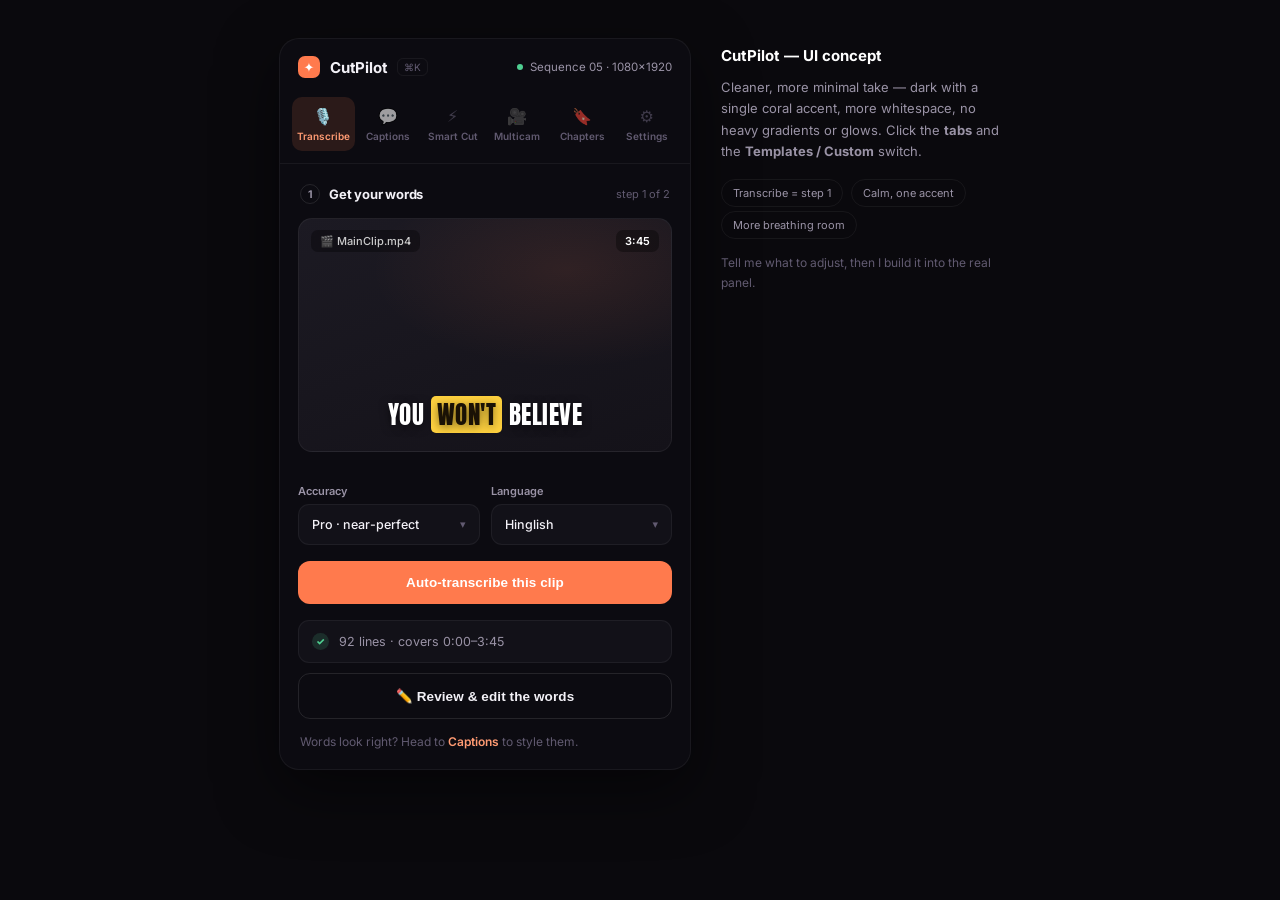
<file: CutPilot-UI-mockup.html>
<!DOCTYPE html>
<html lang="en">
<head>
<meta charset="UTF-8">
<meta name="viewport" content="width=device-width, initial-scale=1">
<title>CutPilot — UI concept</title>
<link rel="preconnect" href="https://fonts.googleapis.com">
<link rel="preconnect" href="https://fonts.gstatic.com" crossorigin>
<link href="https://fonts.googleapis.com/css2?family=Inter:wght@400;500;600;700;800&family=Anton&display=swap" rel="stylesheet">
<style>
  :root{
    --bg:#0a090d; --panel:#0c0b11; --surface:#121118; --surface2:#17151e;
    --stroke:rgba(255,255,255,.055); --stroke2:rgba(255,255,255,.10);
    --text:#f3f1f7; --muted:#9a93a6; --faint:#615a70;
    --accent:#ff7a4d; --accent-soft:rgba(255,122,77,.13); --accent-text:#ff9b73;
    --green:#4fcf91;
    --r:13px;
  }
  *{box-sizing:border-box}
  html,body{margin:0}
  body{background:var(--bg);min-height:100vh;color:var(--text);-webkit-font-smoothing:antialiased;
    font-family:"Inter",system-ui,-apple-system,Arial,sans-serif;font-size:14px;
    display:flex;justify-content:center;align-items:flex-start;padding:38px 20px;}
  .wrap{display:flex;gap:30px;align-items:flex-start;flex-wrap:wrap;justify-content:center}
  .panel{width:412px;background:var(--panel);border:1px solid var(--stroke);border-radius:20px;overflow:hidden;
    box-shadow:0 20px 60px rgba(0,0,0,.5)}

  /* header */
  header{display:flex;align-items:center;gap:10px;padding:17px 18px 15px}
  .logo{width:22px;height:22px;border-radius:7px;background:var(--accent);display:flex;align-items:center;justify-content:center;color:#fff;font-size:13px}
  .brand{font-weight:700;font-size:15px;letter-spacing:-.2px}
  .kbd{font-size:10px;color:var(--faint);border:1px solid var(--stroke);border-radius:6px;padding:2px 6px}
  .seq{margin-left:auto;display:flex;align-items:center;gap:7px;color:var(--muted);font-size:11.5px}
  .dot{width:6px;height:6px;border-radius:50%;background:var(--green)}

  /* tabs — minimal: soft tint on active, no glow */
  .nav{display:flex;gap:2px;padding:4px 12px 12px;overflow-x:auto;scrollbar-width:none;border-bottom:1px solid var(--stroke)}
  .nav::-webkit-scrollbar{display:none}
  .nav .t{flex:1;min-width:60px;display:flex;flex-direction:column;align-items:center;gap:4px;padding:9px 6px;border-radius:10px;
    color:var(--faint);font-size:10px;font-weight:600;cursor:pointer;white-space:nowrap;transition:.14s}
  .nav .t .i{font-size:16px;opacity:.6;transition:.14s}
  .nav .t:hover{color:var(--muted)}.nav .t:hover .i{opacity:.85}
  .nav .t.on{background:var(--accent-soft);color:var(--accent-text)}
  .nav .t.on .i{opacity:1}

  .page{display:none;padding:18px}
  .page.on{display:block;animation:f .18s ease}
  @keyframes f{from{opacity:0}to{opacity:1}}

  .eyebrow{display:flex;align-items:center;gap:9px;margin:2px 2px 14px}
  .eyebrow .num{width:20px;height:20px;border-radius:50%;border:1px solid var(--stroke2);color:var(--muted);
    font-size:10.5px;font-weight:700;display:flex;align-items:center;justify-content:center}
  .eyebrow h3{margin:0;font-size:13px;font-weight:700;letter-spacing:-.2px}
  .eyebrow .sm{margin-left:auto;font-size:11px;color:var(--faint)}

  /* video frame — calm neutral with faint warm tint */
  .frame{position:relative;border-radius:14px;overflow:hidden;border:1px solid var(--stroke);
    background:linear-gradient(160deg,#1c1a23,#141219)}
  .frame::before{content:"";position:absolute;inset:0;background:radial-gradient(300px 150px at 72% 22%,rgba(255,122,77,.10),transparent 65%)}
  .frame.tall{aspect-ratio:16/10}
  .frame .fname{position:absolute;top:11px;left:12px;font-size:11px;font-weight:500;color:rgba(255,255,255,.78);
    background:rgba(0,0,0,.32);backdrop-filter:blur(6px);padding:4px 9px;border-radius:7px}
  .frame .dur{position:absolute;top:11px;right:12px;font-size:11px;font-weight:600;color:#fff;background:rgba(0,0,0,.36);padding:4px 9px;border-radius:7px}
  .frame .capline{position:absolute;left:0;right:0;bottom:18px;text-align:center}
  .cap-h{font-family:"Anton",sans-serif;font-size:25px;letter-spacing:.5px;color:#fff;text-shadow:0 2px 10px rgba(0,0,0,.5)}
  .cap-h .hl{color:#1a1205;background:#ffd23f;padding:0 6px;border-radius:5px}

  .field{margin-top:16px}
  .field>span{display:block;font-size:11px;font-weight:600;color:var(--muted);margin-bottom:6px}
  .select{display:flex;align-items:center;justify-content:space-between;background:var(--surface);
    border:1px solid var(--stroke);border-radius:11px;padding:12px 13px;font-size:12.5px;font-weight:500;cursor:pointer;transition:.14s}
  .select:hover{border-color:var(--stroke2)}
  .select .chev{color:var(--faint);font-size:11px}
  .two{display:flex;gap:11px}.two .field{flex:1}

  .cta{width:100%;border:none;border-radius:12px;padding:14px;font-size:13.5px;font-weight:700;cursor:pointer;
    background:var(--accent);color:#fff;margin-top:16px;letter-spacing:.1px;transition:.14s}
  .cta:hover{background:#ff8a5f}
  .cta.ghost{background:transparent;color:var(--text);border:1px solid var(--stroke2);margin-top:10px;font-weight:600}
  .cta.ghost:hover{background:var(--surface)}

  .status{display:flex;align-items:center;gap:10px;margin-top:16px;color:var(--muted);font-size:12.5px;
    padding:12px 13px;border:1px solid var(--stroke);border-radius:11px;background:var(--surface)}
  .status .c{width:17px;height:17px;border-radius:50%;background:rgba(79,207,145,.15);color:var(--green);
    display:flex;align-items:center;justify-content:center;font-size:10px;font-weight:800}
  .tip{font-size:12px;color:var(--faint);margin:14px 2px 0;line-height:1.55}
  .tip b{color:var(--accent-text);font-weight:600}

  .seg{display:flex;gap:3px;background:var(--surface);border:1px solid var(--stroke);border-radius:12px;padding:4px;margin-bottom:4px}
  .seg button{flex:1;padding:10px;border:none;border-radius:9px;background:transparent;color:var(--muted);font-weight:600;font-size:12.5px;cursor:pointer;transition:.14s}
  .seg button.on{background:var(--accent-soft);color:var(--accent-text)}
  .sub{display:none}.sub.on{display:block}

  .gal{display:grid;grid-template-columns:1fr 1fr;gap:11px;margin-top:14px}
  .scard{border-radius:13px;overflow:hidden;border:1px solid var(--stroke);cursor:pointer;background:var(--surface);transition:.14s}
  .scard:hover{border-color:var(--stroke2)}
  .scard.on{border-color:rgba(255,122,77,.6);box-shadow:0 0 0 1px rgba(255,122,77,.35)}
  .scard .pv{height:74px;display:flex;align-items:center;justify-content:center;background:#16141c;border-bottom:1px solid var(--stroke)}
  .scard .lbl{padding:9px 11px;font-size:12px;font-weight:600;display:flex;justify-content:space-between;align-items:center}
  .scard .lbl small{color:var(--faint);font-weight:400;font-size:10px}
  .d-bold{font-family:"Anton";font-size:18px;color:#fff;letter-spacing:.3px}
  .d-bold .h{color:#1a1205;background:#ffd23f;padding:0 4px;border-radius:4px}
  .d-clean{font-weight:600;font-size:14px;color:#fff}
  .d-karaoke{font-weight:700;font-size:14px;color:rgba(255,255,255,.4)}.d-karaoke .h{color:#fff}
  .d-pop{font-family:"Anton";font-size:19px;color:#ff5d7a}
  .d-neon{font-weight:700;font-size:15px;color:#8ef3ff;text-shadow:0 0 7px #2bd6ff}
  .d-min{font-weight:500;font-size:12px;color:#fff;letter-spacing:3px}

  .editor{margin-top:16px;background:var(--surface);border:1px solid var(--stroke);border-radius:14px;padding:14px}
  .swrow{display:flex;gap:16px;margin-top:8px}
  .swatch{text-align:center;font-size:10px;color:var(--muted);font-weight:500}
  .swatch i{display:block;width:32px;height:32px;border-radius:10px;margin:0 auto 6px;border:1.5px solid rgba(255,255,255,.16);cursor:pointer}
  .pills{display:flex;gap:7px;flex-wrap:wrap}
  .pill2{padding:7px 13px;border-radius:99px;border:1px solid var(--stroke);background:transparent;color:var(--muted);font-size:11.5px;font-weight:500;cursor:pointer;transition:.14s}
  .pill2:hover{color:var(--text);border-color:var(--stroke2)}
  .pill2.on{background:var(--accent-soft);border-color:transparent;color:var(--accent-text)}
  .stepper{display:inline-flex;align-items:center;border:1px solid var(--stroke);border-radius:10px;overflow:hidden}
  .stepper button{border:none;background:transparent;color:var(--text);padding:8px 14px;font-size:14px;cursor:pointer}
  .stepper b{padding:0 6px;font-size:13px;min-width:16px;text-align:center}

  .uploadbox{margin-top:14px;border:1.5px dashed var(--stroke2);border-radius:14px;padding:26px;text-align:center;cursor:pointer;transition:.14s}
  .uploadbox:hover{border-color:rgba(255,122,77,.5);background:var(--surface)}
  .uploadbox .ic{font-size:24px;opacity:.85}
  .uploadbox .t{font-weight:600;margin-top:8px;font-size:13px}
  .uploadbox .s{font-size:11px;color:var(--faint);margin-top:3px}
  .ph{padding:54px 16px;text-align:center;color:var(--faint);font-size:13px}
  .ph .ic{font-size:28px;display:block;margin-bottom:12px;opacity:.6}

  .cap-note{max-width:280px;color:var(--muted);font-size:13px;line-height:1.65;padding-top:6px}
  .cap-note h2{color:#fff;font-size:15px;margin:0 0 8px;font-weight:700}
  .cap-note .pill{display:inline-block;border:1px solid var(--stroke);border-radius:99px;padding:4px 11px;font-size:11px;color:var(--muted);margin:4px 4px 0 0}
</style>
</head>
<body>
<div class="wrap">
  <div class="panel">
    <header>
      <span class="logo">✦</span><span class="brand">CutPilot</span>
      <span class="kbd">⌘K</span>
      <span class="seq"><span class="dot"></span> Sequence 05 · 1080×1920</span>
    </header>

    <div class="nav" id="nav">
      <div class="t on" data-p="tr"><span class="i">🎙️</span>Transcribe</div>
      <div class="t" data-p="cap"><span class="i">💬</span>Captions</div>
      <div class="t" data-p="cut"><span class="i">⚡</span>Smart&nbsp;Cut</div>
      <div class="t" data-p="mc"><span class="i">🎥</span>Multicam</div>
      <div class="t" data-p="ch"><span class="i">🔖</span>Chapters</div>
      <div class="t" data-p="set"><span class="i">⚙️</span>Settings</div>
    </div>

    <div class="page on" id="p-tr">
      <div class="eyebrow"><span class="num">1</span><h3>Get your words</h3><span class="sm">step 1 of 2</span></div>
      <div class="frame tall">
        <span class="fname">🎬 MainClip.mp4</span><span class="dur">3:45</span>
        <div class="capline"><div class="cap-h">YOU <span class="hl">WON'T</span> BELIEVE</div></div>
      </div>
      <div class="two" style="margin-top:16px">
        <div class="field"><span>Accuracy</span><div class="select">Pro · near-perfect <span class="chev">▾</span></div></div>
        <div class="field"><span>Language</span><div class="select">Hinglish <span class="chev">▾</span></div></div>
      </div>
      <button class="cta">Auto-transcribe this clip</button>
      <div class="status"><span class="c">✓</span> 92 lines · covers 0:00–3:45</div>
      <button class="cta ghost">✏️ Review &amp; edit the words</button>
      <p class="tip">Words look right? Head to <b>Captions</b> to style them.</p>
    </div>

    <div class="page" id="p-cap">
      <div class="seg" id="capseg">
        <button class="on" data-s="tpl">Templates</button>
        <button data-s="cust">Custom template</button>
      </div>

      <div class="sub on" id="s-tpl">
        <p class="tip">Pick a style, then fine-tune it below.</p>
        <div class="gal">
          <div class="scard on"><div class="pv"><span class="d-bold">BIG <span class="h">BOLD</span></span></div><div class="lbl">Hormozi <small>word-by-word</small></div></div>
          <div class="scard"><div class="pv"><span class="d-clean">Clean lines</span></div><div class="lbl">Clean <small>minimal</small></div></div>
          <div class="scard"><div class="pv"><span class="d-karaoke">sing <span class="h">along</span></span></div><div class="lbl">Karaoke <small>highlight</small></div></div>
          <div class="scard"><div class="pv"><span class="d-pop">POP!</span></div><div class="lbl">Pop <small>scale-in</small></div></div>
          <div class="scard"><div class="pv"><span class="d-neon">neon glow</span></div><div class="lbl">Neon <small>glow</small></div></div>
          <div class="scard"><div class="pv"><span class="d-min">MINIMAL</span></div><div class="lbl">Minimal <small>spaced</small></div></div>
        </div>

        <div class="editor">
          <div class="frame" style="aspect-ratio:16/9">
            <div class="capline"><div class="cap-h" style="font-size:21px">EDIT <span class="hl">THIS</span> LIVE</div></div>
          </div>
          <div class="field"><span>Font</span><div class="select">Anton <span class="chev">▾</span></div></div>
          <div class="swrow">
            <div class="swatch"><i style="background:#fff"></i>Text</div>
            <div class="swatch"><i style="background:#ffd23f"></i>Highlight</div>
            <div class="swatch"><i style="background:#0c0c0c"></i>Outline</div>
            <div class="swatch"><i style="background:#ff3b6b"></i>Box</div>
          </div>
          <div class="field"><span>Animation</span>
            <div class="pills"><span class="pill2 on">Pop</span><span class="pill2">Karaoke</span><span class="pill2">Fade</span><span class="pill2">Slide</span><span class="pill2">Type</span></div>
          </div>
          <div class="field"><span>Words per caption</span>
            <div style="display:flex;gap:10px;align-items:center">
              <span class="stepper"><button>−</button><b>1</b><button>+</button></span>
              <span class="pill2">Full line</span>
            </div>
          </div>
          <button class="cta">Add captions to timeline</button>
        </div>
      </div>

      <div class="sub" id="s-cust">
        <div class="uploadbox"><span class="ic">🎬</span><div class="t">Add a .mogrt file</div><div class="s">Use your own Premiere Motion Graphics Template</div></div>
        <div class="eyebrow" style="margin:18px 2px 0"><h3>Your templates</h3></div>
        <div class="gal">
          <div class="scard on"><div class="pv"><span class="d-bold" style="font-size:14px">Coming&nbsp;Up</span></div><div class="lbl">Angled Coming Up <small>yours</small></div></div>
          <div class="scard"><div class="pv"><span class="d-clean" style="font-size:13px">Subscribe</span></div><div class="lbl">Subscribe <small>yours</small></div></div>
        </div>
        <div class="editor">
          <div class="eyebrow" style="margin:0 0 8px"><h3>Edit “Angled Coming Up”</h3></div>
          <div class="field" style="margin-top:0"><span>Text colour</span><div class="select"><span style="display:flex;align-items:center;gap:9px"><span style="width:15px;height:15px;border-radius:5px;background:#ff7a33;display:inline-block"></span> #FF7A33</span><span class="chev">▾</span></div></div>
          <div class="two" style="margin-top:14px">
            <div class="field"><span>Font</span><div class="select">Montserrat <span class="chev">▾</span></div></div>
            <div class="field"><span>Size</span><div class="select">100 <span class="chev">▾</span></div></div>
          </div>
          <button class="cta ghost">▶ Preview on timeline</button>
          <button class="cta">Caption with this template</button>
        </div>
      </div>
    </div>

    <div class="page" id="p-cut"><div class="ph"><span class="ic">⚡</span>Smart Cut — remove silences &amp; dead air</div></div>
    <div class="page" id="p-mc"><div class="ph"><span class="ic">🎥</span>Multicam — cut to whoever's talking</div></div>
    <div class="page" id="p-ch"><div class="ph"><span class="ic">🔖</span>Chapters — auto chapter markers</div></div>
    <div class="page" id="p-set"><div class="ph"><span class="ic">⚙️</span>Settings — engine, accuracy &amp; language</div></div>
  </div>

  <div class="cap-note">
    <h2>CutPilot — UI concept</h2>
    Cleaner, more minimal take — dark with a single coral accent, more whitespace,
    no heavy gradients or glows. Click the <b>tabs</b> and the <b>Templates / Custom</b> switch.
    <div style="margin-top:12px">
      <span class="pill">Transcribe = step 1</span>
      <span class="pill">Calm, one accent</span>
      <span class="pill">More breathing room</span>
    </div>
    <p style="margin-top:14px;color:var(--faint);font-size:12px">Tell me what to adjust, then I build it into the real panel.</p>
  </div>
</div>

<script>
  var nav=document.getElementById('nav');
  nav.onclick=function(e){var t=e.target.closest('.t');if(!t)return;
    nav.querySelector('.on').classList.remove('on');t.classList.add('on');
    document.querySelectorAll('.page').forEach(function(p){p.classList.remove('on')});
    document.getElementById('p-'+t.dataset.p).classList.add('on');};
  var s=document.getElementById('capseg');
  s.onclick=function(e){var b=e.target.closest('button');if(!b)return;
    s.querySelector('.on').classList.remove('on');b.classList.add('on');
    document.getElementById('s-tpl').classList.toggle('on',b.dataset.s==='tpl');
    document.getElementById('s-cust').classList.toggle('on',b.dataset.s==='cust');};
  document.querySelectorAll('#s-tpl .scard').forEach(function(c){c.onclick=function(){
    document.querySelectorAll('#s-tpl .scard').forEach(function(x){x.classList.remove('on')});c.classList.add('on');};});
  document.querySelectorAll('.pills .pill2').forEach(function(p){p.onclick=function(){
    p.parentElement.querySelectorAll('.pill2').forEach(function(x){x.classList.remove('on')});p.classList.add('on');};});
</script>
</body>
</html>
</file>
<file: CutPilot/css/style.css>
/* Pulse Studio — lime "C6F24E" accent on near-black (Space/Hanken Grotesk).
   --accent is a LIGHT lime, so anything sitting ON it uses --accent-fg (dark).

   CEP 11 is Chromium 88 (Premiere 15.4–24) and CEP 12 is Chromium 99: only
   Chromium-88-safe CSS lives here — no container queries, :has(), nesting,
   color-mix(), dvh/svh, accent-color, @layer or individual transform
   properties (test/gates/ui-css-compat.js keeps it that way). @media width /
   height queries ARE panel-size queries: each CEP panel is its own browser. */
:root {
  --clay: #C6F24E;
  --accent: #C6F24E;
  --accent-fg: #14180A;                 /* dark text/icon that sits ON the lime accent */
  --grad: linear-gradient(135deg, #D4FF6E, #A8E63C);
  --grad-soft: linear-gradient(135deg, rgba(198,242,78,.20), rgba(168,230,60,.08));
  --ok: #8fd14f;
  --danger: #ef6f6a;
  --r: 14px;
  /* Type scale in rem, so the Text size setting (S / M / L on <html>) scales
     every word at once. M = 13 px. Nothing may render under 11 px: the two
     smallest steps are floored with max(). */
  --fs-xs: max(11px, .8462rem);   /* 11 */
  --fs-sm: max(11px, .9231rem);   /* 12 */
  --fs-md: 1rem;                  /* 13 */
  --fs-lg: 1.0769rem;             /* 14 */
  --fs-xl: 1.2308rem;             /* 16 */
  --fs-2xl: 1.3846rem;            /* 18 */
  --tap: 28px;                    /* smallest thing a finger / trackpad aims at */
  --bar-h: 44px;                  /* the one navigation row: ≤ 12 % of a 400 px panel */
  --page-max: 720px;              /* reading width on wide panels */
  --gutter: 12px;
}
html { font-size: 13px; -webkit-text-size-adjust: 100%; }
html.text-s { font-size: 12px; }
html.text-l { font-size: 15px; }

/* ---- DARK theme (the design) ---- */
body.theme-dark {
  --bg: #0E0F13; --bg2: #121419; --card: #16181E; --card2: #1B1E25; --card3: #232733;
  --card-grad: linear-gradient(180deg, #181b22 0%, #131519 100%);
  --line: rgba(255,255,255,.08); --line2: rgba(255,255,255,.13);
  --fg: #F2F3F5; --dim: #9097A6; --title: #F2F3F5; --field: #16181E;
  --accent-text: #C6F24E; --accent-soft: rgba(198,242,78,.13);
  --accent-glow: rgba(198,242,78,.50); --accent-line: rgba(198,242,78,.42);
  --ok-text: #9be06a; --ok-bg: rgba(108,197,154,.10); --ok-line: rgba(108,197,154,.40);
  --warn-text: #f0c07a; --warn-bg: rgba(224,163,90,.12); --warn-line: rgba(224,163,90,.42);
  --danger-text: #ff9b96; --danger-bg: rgba(239,111,106,.10); --danger-line: rgba(239,111,106,.45);
  --shadow-sm: 0 1px 2px rgba(0,0,0,.5);
  --shadow: 0 14px 34px -16px rgba(0,0,0,.7);
  color-scheme: dark;
}
/* ---- LIGHT theme: clean white + lime accent ---- */
body.theme-light {
  --bg: #f5f7f2; --bg2: #e9efe1; --card: #ffffff; --card2: #f1f4ec; --card3: #ffffff;
  --card-grad: #ffffff;
  --line: rgba(20,30,10,.12); --line2: rgba(20,30,10,.18);
  --fg: #191d18; --dim: #596157; --title: #242a22; --field: #f3f6ee;
  --accent-text: #4a6b10; --accent-soft: rgba(168,230,60,.20);
  --accent-glow: rgba(168,230,60,.45); --accent-line: rgba(122,170,40,.55);
  --ok-text: #2f6b0e; --ok-bg: rgba(80,160,40,.10); --ok-line: rgba(80,160,40,.40);
  --warn-text: #7a4f00; --warn-bg: rgba(229,159,0,.12); --warn-line: rgba(200,140,0,.45);
  --danger-text: #b3261e; --danger-bg: rgba(200,50,40,.07); --danger-line: rgba(200,50,40,.40);
  --shadow-sm: 0 1px 2px rgba(20,30,10,.10);
  --shadow: 0 10px 26px -14px rgba(20,30,10,.20);
  color-scheme: light;
}

* { box-sizing: border-box; margin: 0; padding: 0; }

/* The panel is ONE navigation row and ONE scrolling page. On wide panels the
   page list becomes a sidebar (it costs no height there). */
body {
  background:
    radial-gradient(820px 440px at 112% -60px, var(--accent-soft), transparent 60%),
    var(--bg);
  color: var(--fg);
  font: var(--fs-md)/1.5 "Hanken Grotesk", "Inter", -apple-system, "Segoe UI", Roboto, sans-serif;
  height: 100vh;
  overflow: hidden;
  display: grid;
  grid-template-columns: minmax(0, 1fr);
  grid-template-rows: auto minmax(0, 1fr);
  grid-template-areas: "bar" "page";
  -webkit-font-smoothing: antialiased;
}
button, input, select, textarea { font-family: inherit; }
button { color: inherit; }

/* Display font (Space Grotesk) for the wordmark, section headers, primary
   actions, the selected-style name and numeric steppers; Hanken Grotesk = body. */
.brand-name, .step-title, .ver, .hero-btn, .ms-name, .ms-live-tag, .nav-title, .task-name,
.seg-control.mc-count button, .wc-num, #ms-wc-num, #mg-wc-num, .mp-snum {
  font-family: "Space Grotesk", "Hanken Grotesk", sans-serif;
}

/* --------------------------------------------------------- app bar --- */
.app-bar {
  grid-area: bar; display: flex; align-items: center; gap: 6px;
  height: var(--bar-h); padding: 0 8px; position: relative; z-index: 12;
  background: var(--bg); border-bottom: 1px solid var(--line);
}
.icon-btn {
  flex: none; width: 32px; height: 32px; padding: 0; display: inline-flex; align-items: center; justify-content: center;
  background: transparent; border: 1px solid transparent; border-radius: 9px; color: var(--dim);
  font-size: var(--fs-lg); line-height: 1; cursor: pointer; transition: background .12s, color .12s, border-color .12s;
}
.icon-btn:hover { background: var(--card2); color: var(--fg); border-color: var(--line); }
.icon-btn svg { width: 18px; height: 18px; display: block; }
.brand {
  display: flex; align-items: center; gap: 6px; flex: 0 1 auto; min-width: 0; height: 32px; padding: 0 6px 0 2px;
  background: transparent; border: none; border-radius: 9px; cursor: pointer;
  font-weight: 800; font-size: var(--fs-xl); letter-spacing: -0.4px; color: var(--fg);
}
.brand:hover { background: var(--card2); }
/* Nudge the mark up ~1px so it optically aligns to the cap-height of "Pulse". */
.brand .logo-mark { flex: none; display: block; transform: translateY(-1px); }
.brand .brand-name { line-height: 1; }
.brand .brand-by { font-size: var(--fs-xs); font-weight: 600; color: var(--dim); letter-spacing: 0; align-self: flex-end; margin: 0 0 6px 2px; white-space: nowrap; }
/* the page name; with big text on a narrow panel it takes a second line
   (the 44 px bar has room) instead of "Podcast cam…" */
.nav-title {
  flex: 0 1 auto; min-width: 0; font-weight: 800; font-size: var(--fs-lg); letter-spacing: -0.2px;
  line-height: 1.15; overflow: hidden; overflow-wrap: anywhere;
  display: -webkit-box; -webkit-box-orient: vertical; -webkit-line-clamp: 2;
}
.env-status {
  flex: 1 1 0; min-width: 0; text-align: right; color: var(--dim); font-size: var(--fs-xs);
  line-height: var(--tap); min-height: var(--tap); padding: 0 4px; border-radius: 8px; cursor: pointer;
  white-space: nowrap; overflow: hidden; text-overflow: ellipsis;
}
.env-status:hover { color: var(--fg); }
.env-status.ok { color: var(--ok-text); }
.env-status.err { color: var(--danger-text); }
/* no room for a few letters of the name: a dot in its colour (the name is
   its tooltip) instead of a stray "H…" */
.env-status[data-squeezed] { position: relative; color: transparent; }
.env-status[data-squeezed]::after { content: '●'; position: absolute; right: 2px; top: 0; color: var(--dim); }
.env-status.ok[data-squeezed]::after { color: var(--ok-text); }
.env-status.err[data-squeezed]::after { color: var(--danger-text); }
/* Home shows the brand; every other page shows ‹ + its name */
body[data-page="home"] .nav-back, body[data-page="home"] .nav-title { display: none; }
@media (max-width: 599px) {
  body:not([data-page="home"]) .brand { display: none; }
  .brand .brand-by { display: none; }
}
.ver {
  font-size: var(--fs-xs); font-weight: 700; color: var(--dim);
  background: var(--card2); border: 1px solid var(--line); border-radius: 99px; padding: 1px 8px; letter-spacing: .3px;
}

/* ------------------------------------------------ page list (sidebar) --- */
/* Narrow panels: the Home screen IS the navigation (one bar, no tab wall).
   The .tab buttons stay in the DOM — main.js and every gate open pages by
   clicking them — and become a sidebar once the panel is wide. */
.tabs { display: none; }
.tab {
  display: flex; align-items: center; gap: 8px; width: 100%; min-height: 36px; padding: 6px 10px;
  background: transparent; border: 1px solid transparent; border-radius: 10px; color: var(--dim);
  font-size: var(--fs-sm); font-weight: 700; text-align: left; cursor: pointer; white-space: nowrap;
  transition: background .12s, color .12s;
}
.tab span { display: inline-flex; opacity: .7; }
.tab .tab-ic { width: 18px; height: 18px; display: block; }
.tab:hover { color: var(--fg); background: var(--card2); }
.tab.active { background: var(--accent-soft); border-color: var(--accent-line); color: var(--accent-text); }
.tab.active span { opacity: 1; }
@media (min-width: 1000px) {
  body { grid-template-columns: 184px minmax(0, 1fr); grid-template-areas: "bar bar" "nav page"; }
  .tabs { grid-area: nav; display: flex; flex-direction: column; gap: 2px; padding: 10px 8px; overflow-y: auto;
          border-right: 1px solid var(--line); min-height: 0; }
  .nav-back { display: none; }
}

/* ------------------------------------------------------------ pages --- */
.tab-page {
  grid-area: page; display: none; min-height: 0; overflow-y: auto; overflow-x: hidden;
  /* content is centred at a readable width on wide panels. No bottom padding:
     a pinned action bar must sit flush on the panel's edge (with padding,
     the page showed through underneath it) — the spacer below gives the end
     of the page its breathing room instead. */
  padding: 10px max(var(--gutter), calc((100% - var(--page-max)) / 2)) 0;
}
.tab-page::after { content: ''; display: block; height: 14px; }
.tab-page.active { display: block; }
/* the caption gallery + style editor may use a wide panel: more columns */
#tab-captions { padding-left: max(var(--gutter), calc((100% - 1180px) / 2)); padding-right: max(var(--gutter), calc((100% - 1180px) / 2)); }

/* ------------------------------------------------------------- home --- */
.home-tasks { display: grid; grid-template-columns: minmax(0, 1fr); gap: 8px; }
.task-card {
  display: flex; align-items: center; gap: 12px; width: 100%; min-height: 58px; padding: 9px 12px;
  background: var(--card-grad); border: 1px solid var(--line2); border-radius: 14px; box-shadow: var(--shadow);
  color: var(--fg); text-align: left; cursor: pointer; transition: border-color .12s, transform .12s;
}
.task-card:hover { border-color: var(--accent-line); transform: translateY(-1px); }
.task-card.primary { background: var(--grad); border-color: transparent; color: var(--accent-fg); box-shadow: 0 8px 22px -8px var(--accent-glow); }
.task-ic {
  flex: none; width: 36px; height: 36px; border-radius: 10px; display: inline-flex; align-items: center; justify-content: center;
  background: var(--accent-soft); color: var(--accent-text);
}
.task-card.primary .task-ic { background: rgba(20,24,10,.12); color: var(--accent-fg); }
.task-ic svg { width: 20px; height: 20px; display: block; }
.task-txt { flex: 1 1 auto; min-width: 0; display: flex; flex-direction: column; }
.task-name { font-size: var(--fs-lg); font-weight: 800; letter-spacing: -0.2px; }
.task-sub { font-size: var(--fs-sm); color: var(--dim); }   /* wraps with big text on a narrow panel */
.task-card.primary .task-sub { color: rgba(20,24,10,.72); }
.task-go { flex: none; font-size: var(--fs-xl); opacity: .5; }
.more-tools { margin-top: 12px; }
/* the end of each page: what comes next in the edit */
.next-step { display: flex; align-items: center; gap: 8px; flex-wrap: wrap; margin: 14px 0 6px; padding: 10px 12px; border: 1px dashed var(--accent-line); border-radius: 12px; }
.next-step .ns-txt { flex: 1 1 140px; min-width: 0; font-size: var(--fs-sm); color: var(--dim); }
.next-step .ns-txt b { color: var(--text); }
.more-head { font-size: var(--fs-xs); font-weight: 800; color: var(--dim); text-transform: uppercase; letter-spacing: .06em; margin: 0 2px 6px; }
.more-grid { display: grid; grid-template-columns: repeat(auto-fill, minmax(112px, 1fr)); grid-auto-flow: dense; gap: 6px; }
.more-grid #home-greenscreen { grid-column: span 2; }   /* "Remove background" needs ~150px */
.tool-btn {
  display: flex; align-items: center; gap: 7px; min-height: 36px; padding: 6px 10px; min-width: 0;
  background: var(--card2); border: 1px solid var(--line); border-radius: 10px; color: var(--fg);
  font-size: var(--fs-sm); font-weight: 700; text-align: left; cursor: pointer; white-space: nowrap;
}
.tool-btn:hover { border-color: var(--accent-line); }
.tool-btn svg { width: 16px; height: 16px; flex: none; color: var(--accent-text); }
.home-tip { margin-top: 12px; }
.home-foot { margin-top: 14px; display: flex; align-items: center; justify-content: center; gap: 8px; color: var(--dim); font-size: var(--fs-xs); }
@media (min-width: 600px) {
  .home-tasks { grid-template-columns: repeat(3, minmax(0, 1fr)); }
  .task-card { flex-direction: column; align-items: flex-start; gap: 8px; min-height: 120px; padding: 14px; }
  .task-go { display: none; }
  .task-sub { white-space: normal; }
}

/* -------------------------------------------------------------- cards --- */
.card {
  background: var(--card-grad);
  border: 1px solid var(--line2); border-radius: 16px;
  padding: 12px 12px; margin-bottom: 10px;
  box-shadow: var(--shadow);
}
.card.accent { border-color: var(--accent-line); }
.step-head { display: flex; align-items: center; gap: 8px; margin: 14px 0 8px; min-width: 0; }
.step-head:first-child { margin-top: 0; }
.step-num {
  width: 22px; height: 22px; display: inline-flex; align-items: center; justify-content: center;
  border-radius: 50%; background: var(--grad); color: var(--accent-fg); font-size: var(--fs-xs); font-weight: 800; flex: none;
  box-shadow: 0 3px 10px -2px var(--accent-glow), inset 0 1px 0 rgba(255,255,255,.3);
}
.step-title { font-weight: 800; font-size: var(--fs-lg); letter-spacing: -0.2px; min-width: 0; }
.step-action { margin-left: auto; }
.method-switch { margin-top: 0; }
.method-switch button { padding: 10px 4px; font-size: var(--fs-sm); }
.badge {
  margin-left: auto; font-size: var(--fs-xs); font-weight: 600; color: var(--dim);
  background: var(--card2); border: 1px solid var(--line); padding: 2px 9px; border-radius: 99px;
  max-width: 55%; overflow: hidden; text-overflow: ellipsis; white-space: nowrap;
}
.badge.ok { color: var(--ok-text); border-color: var(--ok-line); background: var(--ok-bg); }
.badge.warn { color: var(--warn-text); border-color: var(--warn-line); background: var(--warn-bg); }

/* One short line per hint. Longer explanations live behind a small ⓘ. */
.hint { color: var(--dim); font-size: var(--fs-sm); line-height: 1.45; margin-bottom: 8px; }
.hint.center { text-align: center; margin-top: 6px; }
.hint b, .help-box b, .help-box i { color: var(--fg); }
.hint.warn { color: var(--warn-text); }
.hint.ok { color: var(--ok-text); }
.hint.err { color: var(--danger-text); }
.dim { color: var(--dim); }
.hidden { display: none !important; }
/* the finished product (build switch PRODUCT_BUILD): no tester tools */
.product .tester-only { display: none !important; }
/* free engines only in the finished product: no paid speech-service key boxes */
.product #set-swara-row, .product #tr-swara-wrap { display: none !important; }
.info {
  display: inline-flex; align-items: center; justify-content: center; vertical-align: middle;
  width: var(--tap); height: var(--tap); margin: -6px -4px -6px 0; padding: 0; flex: none;
  background: transparent; border: none; border-radius: 50%; color: var(--accent-text);
  font-size: var(--fs-md); font-weight: 700; line-height: 1; cursor: pointer;
}
.info:hover, .info[aria-expanded="true"] { background: var(--accent-soft); }
.info-pop {
  margin: -2px 0 10px; padding: 9px 11px; border-radius: 10px; font-size: var(--fs-sm); line-height: 1.5;
  background: var(--card2); border: 1px solid var(--line); border-left: 3px solid var(--accent-line); color: var(--fg);
}
.info-pop b { color: var(--fg); }
.step-head .info { margin: 0 0 0 auto; }

/* ------------------------------------------------------------- inputs --- */
label { display: block; margin-bottom: 9px; font-size: var(--fs-xs); color: var(--dim); font-weight: 600; }
input[type="number"], input[type="text"], input[type="password"], select, textarea {
  width: 100%; margin-top: 5px; padding: 6px 10px; min-height: 32px;
  background: var(--field); color: var(--fg); border: 1px solid var(--line2);
  border-radius: 10px; font-size: var(--fs-sm); transition: border-color .15s, box-shadow .15s;
}
textarea { line-height: 1.45; }
select option { background: var(--card); color: var(--fg); }
input:focus, select:focus, textarea:focus { outline: none; border-color: var(--accent); box-shadow: 0 0 0 3px var(--accent-soft); }
.grid2 { display: grid; grid-template-columns: repeat(auto-fit, minmax(140px, 1fr)); gap: 0 10px; }
.row { display: flex; flex-wrap: wrap; gap: 6px 8px; align-items: center; margin: 8px 0 0; min-width: 0; }
.row.tight { margin-top: 8px; }
.row > input { flex: 1 1 140px; min-width: 0; width: auto; }
.check {
  display: flex; align-items: center; gap: 8px; min-height: var(--tap); color: var(--fg); font-weight: 500;
  font-size: var(--fs-sm); margin-top: 4px; line-height: 1.3; cursor: pointer; grid-column: 1 / -1;
}
/* checkboxes render as pill switches (the design's signature toggle) */
.check input[type="checkbox"] {
  appearance: none; -webkit-appearance: none; flex: none; margin: 0; cursor: pointer;
  width: 36px; height: 21px; border-radius: 99px; background: var(--card3);
  border: 1px solid var(--line2); position: relative; transition: background .15s, border-color .15s;
}
.check input[type="checkbox"]::after {
  content: ''; position: absolute; top: 2px; left: 2px; width: 15px; height: 15px;
  border-radius: 50%; background: #fff; transition: left .15s; box-shadow: 0 1px 2px rgba(0,0,0,.4);
}
.check input[type="checkbox"]:checked { background: var(--accent); border-color: transparent; }
.check input[type="checkbox"]:checked::after { left: 18px; }
body.theme-light .check input[type="checkbox"]:not(:checked) { background: #dfe5d8; }
/* pack standalone toggles left-to-right so the panel is shorter / less scrolling */
.check-grid { display: grid; grid-template-columns: repeat(auto-fill, minmax(210px, 1fr)); gap: 0 14px; align-items: start; }
.check-grid .check { margin-top: 4px; }
.switch-row { align-self: end; margin: 0 0 6px; }

/* sliders: a thin track, but a 28 px tall grab area */
input[type="range"] {
  -webkit-appearance: none; appearance: none; width: 100%; height: var(--tap); margin: 2px 0 0; padding: 0;
  background: transparent; border: none; cursor: pointer;
}
input[type="range"]:focus { outline: none; box-shadow: none; }
input[type="range"]::-webkit-slider-runnable-track {
  height: 4px; border-radius: 99px; background: var(--card3); border: 1px solid var(--line2);
}
input[type="range"]::-webkit-slider-thumb {
  -webkit-appearance: none; width: 16px; height: 16px; margin-top: -7px; border-radius: 50%;
  background: var(--accent); border: 2px solid var(--accent-fg); cursor: pointer; box-shadow: 0 1px 5px rgba(0,0,0,.4);
}
input[type="range"]:focus-visible::-webkit-slider-thumb { box-shadow: 0 0 0 4px var(--accent-soft); }

/* ------------------------------------------------------------ buttons --- */
.hero-btn {
  width: 100%; min-height: 40px; padding: 9px 14px; background: var(--grad); color: var(--accent-fg); border: none;
  border-radius: 12px; font-size: var(--fs-lg); font-weight: 700; letter-spacing: -0.1px; cursor: pointer;
  box-shadow: 0 8px 22px -6px var(--accent-glow), inset 0 1px 0 rgba(255,255,255,.28);
  transition: transform .12s, box-shadow .12s, filter .12s, opacity .12s;
  margin: 4px 0 8px;
}
.hero-btn .dim { color: rgba(20,24,10,.72); font-weight: 600; font-size: var(--fs-sm); }
.hero-btn:hover { transform: translateY(-1px); filter: brightness(1.06); box-shadow: 0 12px 26px -6px var(--accent-glow), inset 0 1px 0 rgba(255,255,255,.3); }
.hero-btn:active { transform: translateY(0); }
.hero-btn:disabled { opacity: .45; cursor: default; transform: none; box-shadow: none; }
.hero-btn.alt { background: var(--card2); border: 1px solid var(--line2); color: var(--fg); box-shadow: none; }
.hero-btn.alt .dim { color: var(--dim); }
.hero-btn.alt:hover { background: var(--bg2); border-color: var(--accent-line); }
.hero-btn.small { min-height: 34px; padding: 6px 10px; font-size: var(--fs-md); margin: 6px 0 0; }

.chip-btn {
  min-height: var(--tap); padding: 3px 12px; background: var(--card2); border: 1px solid var(--line2); border-radius: 99px;
  color: var(--fg); font-size: var(--fs-xs); font-weight: 700; cursor: pointer; transition: border-color .15s;
  display: inline-flex; align-items: center; justify-content: center; gap: 4px; white-space: nowrap; max-width: 100%;
}
.chip-btn:hover { border-color: var(--accent-line); }
.chip-btn:disabled { opacity: .5; cursor: default; }

.danger-btn {
  width: 100%; min-height: 34px; padding: 6px; margin-top: 8px; background: transparent;
  border: 1.5px solid var(--danger-line); color: var(--danger-text); border-radius: 99px; font-weight: 700; cursor: pointer;
  font-size: var(--fs-sm);
}
.danger-btn:hover { background: var(--danger-bg); }

.link-btn {
  background: none; border: none; color: var(--accent-text); font-size: var(--fs-sm); font-weight: 800; cursor: pointer;
  min-height: var(--tap); min-width: var(--tap); padding: 2px 6px; border-radius: 8px; flex: none;
}
.link-btn:hover { text-decoration: underline; }

/* The one thing a screen is for stays on screen: a bar that pins to the
   bottom of the page while everything else scrolls under it. */
.page-actions {
  position: -webkit-sticky; position: sticky; bottom: 0; z-index: 8;
  display: flex; flex-wrap: wrap; gap: 6px; align-items: center;
  margin: 6px 0 0; padding: 8px 0 10px;
  background: var(--bg);
  box-shadow: 0 -9px 10px -11px rgba(0,0,0,.4);
}
.card > .page-actions, .alt-block > .page-actions { background: var(--card); box-shadow: none; margin-bottom: 0; }
.alt-block > .page-actions { background: var(--card2); }
.page-actions > .hero-btn { flex: 1 1 120px; width: auto; margin: 0; }
.page-actions > .hero-btn.alt { flex: 0 1 auto; }
.page-actions > .progress { flex: 1 1 100%; }
.page-actions > .row { flex: 1 1 100%; margin: 0; }

/* ---------------------------------------------- caption sub-views --- */
/* a pill of choices; like .seg-control, a choice keeps its whole label and
   the pill takes a second row when the panel is too narrow ("▶️ YouT…") */
.subview-switch {
  display: flex; flex-wrap: wrap; gap: 3px; background: var(--bg2); border: 1px solid var(--line); border-radius: 18px; padding: 3px; margin-bottom: 10px;
}
.subview-switch button {
  flex: 1 1 0; min-width: -webkit-max-content; min-width: max-content; min-height: var(--tap); padding: 3px 6px; background: transparent; border: none; border-radius: 99px;
  color: var(--dim); font-size: var(--fs-sm); font-weight: 800; cursor: pointer; transition: color .15s, background .15s;
  white-space: nowrap;
}
.subview-switch button.on { background: var(--card3); color: var(--fg); box-shadow: var(--shadow-sm); }

/* ---------------------------------------------- template library --- */
.lib-toolbar { display: flex; gap: 8px; margin-bottom: 8px; }
.lib-toolbar input { flex: 1; margin: 0; min-width: 0; }
.lib-toolbar select { width: 110px; margin: 0; flex: none; }
.niche-row { display: flex; align-items: center; gap: 8px; margin-bottom: 8px; }
.niche-row .dim { font-size: var(--fs-xs); white-space: nowrap; font-weight: 600; }
.niche-row select { margin: 0; flex: 1; min-width: 0; }

/* one swipeable row of categories — fewer choices on screen at once */
.cat-chips { display: flex; flex-wrap: nowrap; overflow-x: auto; gap: 6px; margin-bottom: 10px;
  padding-bottom: 3px; scrollbar-width: thin; }
.cat-chips .cat-chip { flex: 0 0 auto; white-space: nowrap; }
.cat-chip {
  min-height: var(--tap); padding: 3px 11px; background: var(--card2); border: 1px solid var(--line); border-radius: 99px;
  color: var(--dim); font-size: var(--fs-xs); font-weight: 700; cursor: pointer; white-space: nowrap; transition: all .12s;
}
.cat-chip:hover { color: var(--fg); }
.cat-chip.on { background: var(--accent); border-color: transparent; color: var(--accent-fg); }

/* ---------- caption template gallery — clean "text presets" cards ----------
   Each card is a small label on top + one dark rounded preview box (the live
   caption canvas). As many columns as the panel has room for: 2 on a docked
   panel, 6–7 on a wide one. */
.tpl-grid { display: grid; grid-template-columns: repeat(auto-fill, minmax(140px, 1fr)); gap: 12px 10px; align-items: stretch; }
/* a long style name wraps onto a second line instead of being cut short
   ("PURPLE ACTIVE PL…" at 320 px); the thumbnail sits at the card's foot, so
   every thumbnail in a row stays level */
.tpl-card { position: relative; background: transparent; border: none; cursor: pointer; min-width: 0; display: flex; flex-direction: column; }
.tpl-card > .tpl-thumb { margin-top: auto; }
.lib-section { color: var(--fg); }
.lib-section .hint { font-size: var(--fs-xs); }

.tpl-head { display: flex; align-items: center; gap: 4px; margin: 0 1px 2px; min-height: var(--tap); }
.tpl-name {
  flex: 1 1 auto; min-width: 0;
  font-size: var(--fs-xs); font-weight: 700; letter-spacing: .03em; text-transform: uppercase; line-height: 1.25;
  color: var(--dim); overflow-wrap: anywhere;
}
.tpl-card.on .tpl-name { color: var(--accent-text); }

/* one flat dark preview tile per card */
.tpl-thumb {
  position: relative; height: 96px; border-radius: 9px; overflow: hidden;
  background: #0f1320; transition: transform .12s, box-shadow .15s;
}
/* caption-style cards: the caption band of a mini video frame, at readable size */
.tpl-card.is-style .tpl-thumb {
  height: 100px;
  background:
    radial-gradient(120% 75% at 50% 18%, rgba(255,255,255,.16), transparent 62%),
    linear-gradient(165deg, #454d5c, #2e333e 72%);
}
.tpl-card:hover .tpl-thumb { transform: translateY(-2px); box-shadow: var(--shadow); }
.tpl-card.on .tpl-thumb { box-shadow: 0 0 0 2px var(--accent); }
body.theme-light .tpl-card.on .tpl-thumb { box-shadow: 0 0 0 3px #7aa01f; }
.tpl-thumb-canvas { display: block; width: 100%; height: 100%; }
/* real MOGRT render (.mp4/.png) = exactly what Premiere inserts → tile == timeline. */
.tpl-thumb-media {
  display: block; width: 100%; height: 100%; object-fit: contain; background: #000;
}
.tpl-thumb.has-media .tpl-thumb-media { object-fit: cover; }
.tpl-thumb-clip { position: absolute; top: 0; left: 0; right: 0; bottom: 0; }   /* a ⚡ Premium clip plays over its still while pointed at */
#ms-thumb { object-fit: cover; object-position: 50% 50%; width: 100%; height: 132px; }

/* favorite: a quiet ☆ you can always see (it was invisible until hovered —
   no way to discover it, and unreadable), filled ★ once set */
.tpl-fav {
  flex: 0 0 auto; width: var(--tap); height: var(--tap); border-radius: 50%;
  background: transparent; border: none; color: var(--dim); font-size: var(--fs-md); cursor: pointer;
  line-height: var(--tap); text-align: center; padding: 0;
  transition: color .12s, background .12s;
}
.tpl-fav:hover { color: var(--fg); background: var(--card2); }
.tpl-fav.on { opacity: 1; color: var(--accent-text); }
.lib-empty { grid-column: 1 / -1; text-align: center; color: var(--dim); font-size: var(--fs-sm); padding: 26px 8px; }
.lib-more { margin: 10px 0 0; }

.t-cap.anim-pop { animation: cp-pop 2.6s ease infinite; }
.t-cap.anim-scale { animation: cp-scale 2.6s ease infinite; }
.t-cap.anim-zoom { animation: cp-zoom 2.6s ease infinite; }
.t-cap.anim-bounce { animation: cp-bounce 2.6s ease infinite; }
.t-cap.anim-slide { animation: cp-slide 2.6s ease infinite; }
.t-cap.anim-wave { animation: cp-wave 2.6s ease infinite; }
.t-cap.anim-shake { animation: cp-shake 2.6s ease infinite; }
.t-cap.anim-fade { animation: cp-fade 2.6s ease infinite; }
.t-cap.anim-glitch { animation: cp-glitch 2.6s linear infinite; }
.t-cap.anim-whoosh { animation: cp-whoosh 2.6s cubic-bezier(.2,.8,.2,1) infinite; }
.t-cap.anim-zoompunch { animation: cp-zoompunch 2.6s cubic-bezier(.2,.85,.25,1) infinite; }
.t-cap.anim-blurdissolve { animation: cp-blurdissolve 2.6s ease infinite; }
.t-cap.anim-glide { animation: cp-glide 2.6s cubic-bezier(.2,.8,.2,1) infinite; }
.t-cap.anim-sweep { animation: cp-sweep 2.6s ease infinite; }
.t-cap.anim-type { animation: cp-type 2.6s steps(10) infinite; overflow: hidden; white-space: nowrap; display: inline-block; }

/* ------------------------------------------ captions: placed + actions --- */
/* after captions are placed: edit / restyle chips at the top of the page (the
   group is empty — and takes no room — until then) */
.cap-placed { display: flex; flex-wrap: wrap; gap: 6px; }
.cap-placed > .chip-btn { flex: 0 1 auto; }
.cap-placed > .hint, .cap-placed > .cap1-editor { flex: 1 1 100%; margin: 0; }
.cap-placed > :last-child { margin-bottom: 8px; }
.cap-action-bar { margin-top: 10px; }
/* The Captions page is a column that ENDS with the "Add captions" bar, so the
   bar sits on the panel's bottom edge even when a category holds only a few
   styles (it floated in mid-page, its shadow a stray line across the page).
   The end-of-page spacer would hold it 14 px up: here the views carry that
   breathing room instead. */
#tab-captions.active { display: flex; flex-direction: column; }
#tab-captions > * { flex: none; }
#tab-captions > .subview { margin-bottom: 10px; }
#tab-captions > .cap-action-bar { margin-top: auto; }
#tab-captions::after { content: none; }
.cap-action-bar .hero-btn .dim { display: none; }
.cap-action-bar #btn-magic { flex: 1 1 150px; }
.cap-action-bar #btn-viral-edit { flex: 0 1 auto; padding-left: 12px; padding-right: 12px; }
@media (min-width: 900px) {
  .cap-action-bar { justify-content: center; }
  .cap-action-bar #btn-magic { flex: 0 1 360px; }
}
.ui-offstage { display: none !important; }   /* kept for scripts, not for eyes */

/* ----------------------------------------------------- editor head --- */
.editor-head { display: flex; align-items: center; gap: 6px; margin-bottom: 8px; min-width: 0; }
.editor-head .spacer { flex: 1; }
.editor-head .chip-btn { padding: 3px 9px; }
.editor-head #btn-back-lib { padding: 3px 12px; font-size: var(--fs-sm); }
.editor-tpl-name { font-size: var(--fs-md); font-weight: 800; overflow: hidden; text-overflow: ellipsis; white-space: nowrap; min-width: 0; flex: 0 1 auto; }
/* on a docked panel the style's name gets its own line under the buttons, so
   a long one is never cut short ("EXPLAINER CLEAN LO…") */
@media (max-width: 479px) {
  .editor-head { flex-wrap: wrap; row-gap: 2px; }
  .editor-head .editor-tpl-name { order: 9; flex: 1 1 100%; white-space: normal; overflow: visible; overflow-wrap: anywhere; padding: 0 2px; }
}

/* ----------------------------------------------- live preview --- */
/* Pinned at the top of the editor while you scroll the controls — but only
   when the panel is tall enough; on a short panel it scrolls away so the
   controls under it can be reached (it once covered all of them at 400 px). */
.preview-wrap {
  position: -webkit-sticky; position: sticky; top: -10px; z-index: 6;
  margin: 0 0 8px; padding: 0 0 6px;
  background: var(--bg);
  box-shadow: 0 8px 10px -8px rgba(0,0,0,.45);
  display: flex; flex-direction: column;
}
@media (max-height: 620px) {
  .preview-wrap { position: relative; top: auto; box-shadow: none; }
}
.preview-collapse {
  position: absolute; top: 6px; left: 8px; z-index: 7; min-height: var(--tap);
  background: rgba(10,12,18,.62); border: 1px solid rgba(255,255,255,.2); color: #fff;
  font-size: var(--fs-xs); font-weight: 800; cursor: pointer; padding: 3px 10px; border-radius: 999px;
  -webkit-backdrop-filter: blur(4px); backdrop-filter: blur(4px);
}
#cap-preview.collapsed .preview-frame,
#cap-preview.collapsed .replay-btn { display: none; }
/* collapsed: the toggle flows inline (no overlap with the next section) */
#cap-preview.collapsed { position: static; margin: 0 0 8px; padding: 0; background: transparent; box-shadow: none; }
#cap-preview.collapsed .preview-collapse {
  position: static; display: inline-flex; align-items: center; margin: 0; align-self: flex-start;
  background: var(--card2); border-color: var(--line2); color: var(--fg);
}
.preview-frame {
  position: relative; width: 100%; height: clamp(88px, 26vh, 148px); border-radius: var(--r);
  margin: 0 auto;
  background:
    radial-gradient(80% 120% at 50% 0%, rgba(198,242,78,.13), transparent 70%),
    linear-gradient(150deg, #171b26, #20283a 55%, #1a2030);
  overflow: hidden; box-shadow: inset 0 0 60px rgba(0,0,0,.55); border: 1px solid var(--line2);
  display: flex; align-items: center; justify-content: center;
}
#preview-canvas { display: block; max-width: 100%; max-height: 100%; }
.preview-frame.frame916 { /* retired: tall full-frame preview */ }
/* live colour/font preview inside the .mogrt template customizer */
.mogrt-prev-frame {
  width: 100%; height: 88px; border-radius: var(--r); margin: 2px 0 0; overflow: hidden;
  background: radial-gradient(80% 120% at 50% 0%, rgba(198,242,78,.13), transparent 70%),
              linear-gradient(150deg, #171b26, #20283a 55%, #1a2030);
  box-shadow: inset 0 0 50px rgba(0,0,0,.55); border: 1px solid var(--line2);
  display: flex; align-items: center; justify-content: center;
}
.mogrt-prev-frame canvas { display: block; max-width: 100%; max-height: 100%; }
.preview-caption {
  position: absolute; left: 0; right: 0; top: 76px; margin: 0 auto;
  width: -webkit-fit-content; width: fit-content; max-width: 92%;
  font-weight: 900; text-align: center; line-height: 1.1; white-space: nowrap; overflow: hidden;
}
.preview-speaker { position: absolute; left: 0; right: 0; text-align: center; font-weight: 800; font-size: var(--fs-xs); letter-spacing: .5px; }
.preview-speaker span { background: rgba(0,0,0,.55); border-radius: 99px; padding: 2px 9px; }
.replay-btn {
  position: absolute; top: 6px; right: 8px; width: 30px; height: 30px; border-radius: 50%; z-index: 7;
  background: rgba(255,255,255,.18); border: none; color: #fff; font-size: var(--fs-xs); cursor: pointer;
  -webkit-backdrop-filter: blur(5px); backdrop-filter: blur(5px);
}
.replay-btn:hover { background: var(--accent); color: var(--accent-fg); }
/* the preview card is a column at EVERY width: chip, frame, then buttons */
.preview-wrap > .preview-collapse { align-self: flex-start; }
.preview-wrap > .real-preview-btn { order: 9; }
.preview-wrap > #cap-actions-dock { order: 10; }
.real-preview-btn { display: flex; width: 100%; margin: 6px 0 0; text-align: center; }
.cap-actions-dock:empty { display: none; }

/* ----------------------------------------- words-per-caption bar --- */
.wc-bar {
  display: flex; flex-wrap: wrap; align-items: center; gap: 6px 8px; background: var(--card); border: 1px solid var(--line);
  border-radius: 10px; padding: 5px 9px; margin-bottom: 6px; box-shadow: var(--shadow);
}
.wc-label { font-size: var(--fs-sm); font-weight: 800; flex: 1 1 auto; min-width: 0; }
.wc-btn {
  width: var(--tap); height: var(--tap); border-radius: 8px; flex: none; background: var(--card3); color: var(--accent-text);
  border: 1px solid var(--line2); font-size: var(--fs-xl); font-weight: 700; line-height: 1; cursor: pointer; transition: background .12s, border-color .12s;
}
.wc-btn:hover { background: var(--accent-soft); border-color: var(--accent); }
.wc-bar b { font-size: var(--fs-lg); font-weight: 800; min-width: 22px; text-align: center; }
#wc-full.on, #ms-wc-full.on, #mg-wc-full.on { background: var(--grad); color: var(--accent-fg); border-color: transparent; }
.sync-line { margin: 0 0 6px; font-weight: 600; font-size: var(--fs-sm); }

/* ------------------------------------------------- transcript bar --- */
.tr-bar {
  display: flex; align-items: center; gap: 8px; padding: 4px 6px 4px 11px; background: var(--card);
  border: 1px solid var(--line); border-radius: 12px; margin: 8px 0; font-size: var(--fs-sm); box-shadow: var(--shadow);
  min-width: 0;
}
.tr-bar.ok { border-color: var(--ok-line); }
.tr-bar.warn { border-color: var(--warn-line); }
.tr-auto-btn { display: block; width: 100%; margin: 0 0 13px; text-align: center; }
.tr-ico { font-size: var(--fs-lg); flex: none; }
/* the whole message, however narrow the panel (two lines hid the end of it) */
.tr-text { flex: 1; min-width: 0; font-weight: 600; overflow-wrap: anywhere; }

.help-box {
  margin: 0 0 12px; padding: 10px 12px; background: var(--card2); border-left: 3px solid var(--accent-line);
  border-radius: 10px; font-size: var(--fs-sm); color: var(--dim); line-height: 1.6;
}

/* ---------------------------------------------------- section bits --- */
.section-label { font-size: var(--fs-sm); font-weight: 800; margin: 6px 0 8px; }
.section-label.sub { margin-top: 12px; }
.section-label .dim { font-weight: 500; }
.anim-label { font-size: var(--fs-xs); color: var(--dim); font-weight: 700; margin: 6px 0 7px; }
.field-label { display: block; font-size: var(--fs-xs); font-weight: 700; color: var(--dim); margin: 10px 0 0; }

/* --------------------------------------------------- customizer --- */
.customizer { background: var(--card-grad); border: 1px solid var(--line2); border-radius: 16px; padding: 10px 11px; box-shadow: var(--shadow); }
.customizer label.full { display: block; }
.ctrl-row { display: grid; grid-template-columns: 1fr 1fr; gap: 10px; margin-top: 7px; align-items: center; }
.customizer .val { color: var(--fg); font-weight: 800; float: right; }
.dim-note { color: var(--dim); font-size: var(--fs-xs); align-self: end; }
.toggles { display: flex; gap: 14px; align-items: center; }
.toggles .check { font-size: var(--fs-sm); }
.kw-toggle { margin-top: 10px; }

.swatches { display: flex; flex-wrap: wrap; gap: 8px; margin-top: 8px; }
.sw { flex: 1 1 56px; min-width: 0; display: flex; flex-direction: column; align-items: center; gap: 4px; font-size: var(--fs-xs); color: var(--dim); font-weight: 700; margin: 0; }
.sw input[type="color"] {
  -webkit-appearance: none; width: 100%; height: 30px; padding: 0; border: 1px solid var(--line2);
  border-radius: 9px; background: none; cursor: pointer;
}
.sw input[type="color"]::-webkit-color-swatch-wrapper { padding: 2px; }
.sw input[type="color"]::-webkit-color-swatch { border: none; border-radius: 6px; }

/* Custom in-panel colour picker — works where the native OS colour box won't
   open inside Premiere's CEP panel. A clickable swatch reveals a palette. */
.cp-field { position: relative; display: inline-flex; align-items: center; gap: 6px; }
.cp-swatch { width: 34px; height: var(--tap); border-radius: 7px; border: 1px solid var(--line2); cursor: pointer; padding: 0; flex: 0 0 auto; }
.cp-swatch:hover { border-color: var(--accent); }
.cp-pop {
  position: absolute; top: 100%; left: 0; z-index: 80; margin-top: 5px; padding: 6px;
  background: var(--card); border: 1px solid var(--line2); border-radius: 11px; box-shadow: var(--shadow);
  display: block; width: 184px;
}
.cp-pop.hidden { display: none; }
.cp-chip { width: 21px; height: 21px; border-radius: 5px; border: 1px solid rgba(0,0,0,.3); cursor: pointer; padding: 0; }
.cp-chip:hover { transform: scale(1.14); }
.mp-hex { width: 76px; font: var(--fs-xs) ui-monospace, "JetBrains Mono", monospace; text-transform: uppercase;
  text-align: center; background: var(--card2); border: 1px solid var(--line); border-radius: 6px; color: inherit; padding: 3px 4px; }
.sw .cp-field { display: flex; flex-direction: column; width: 100%; gap: 4px; }
.sw .cp-swatch { width: 100%; height: 30px; border-radius: 9px; }
.sw .cp-pop { left: 50%; transform: translateX(-50%); }
.sw .mp-hex { width: 100%; }

/* Custom dropdown (fonts etc.) — works where a native <select> popup won't. */
.cp-dd { position: relative; display: inline-block; max-width: 100%; }
.cp-dd-btn { max-width: 100%; min-height: var(--tap); padding: 3px 10px; background: var(--card2); border: 1px solid var(--line2);
  border-radius: 8px; color: inherit; cursor: pointer; font-size: var(--fs-sm); white-space: nowrap; overflow: hidden; text-overflow: ellipsis; }
.cp-dd-btn:hover { border-color: var(--accent); }
.cp-dd-list { position: absolute; top: 100%; left: 0; right: 0; z-index: 80; margin-top: 4px; max-height: 260px; overflow-y: auto;
  background: var(--card); border: 1px solid var(--line2); border-radius: 10px; box-shadow: var(--shadow); padding: 5px; }
.cp-dd-list.hidden { display: none; }
.cp-dd-search { position: sticky; top: 0; width: 100%; box-sizing: border-box; margin-bottom: 5px;
  padding: 6px 9px; background: var(--card2); border: 1px solid var(--line); border-radius: 8px;
  color: inherit; font-size: var(--fs-sm); }
.cp-dd-search:focus { outline: none; border-color: var(--accent); }
.cp-dd-item { display: block; width: 100%; min-height: var(--tap); text-align: left; padding: 6px 9px; background: none; border: none;
  color: inherit; cursor: pointer; font-size: var(--fs-sm); border-radius: 6px; white-space: normal; line-height: 1.3; }
.cp-dd-item:hover { background: var(--card2); }

/* Full-width pickers (so long labels + the list fit the narrow panel) */
.fld-full { display: block; margin: 10px 0 0; font-size: var(--fs-xs); font-weight: 700; color: var(--dim); }
.dd-mount { display: block; position: relative; margin-top: 5px; }
.dd-mount .cp-dd { display: block; width: 100%; }
.dd-mount .cp-dd-btn { width: 100%; display: flex; justify-content: space-between; align-items: center; gap: 8px; font-size: var(--fs-sm); padding: 5px 12px; min-height: 34px; }
.dd-mount .cp-dd-list { left: 0; right: 0; }
.mp-swap { margin-top: 10px; padding-top: 8px; border-top: 1px solid var(--line); }
.mp-swap .hint { margin: 0 0 2px; }

.anim-rail { display: flex; flex-wrap: wrap; gap: 6px; }
.anim-chip {
  min-height: var(--tap); padding: 3px 12px; background: var(--card2); border: 1px solid var(--line); border-radius: 99px;
  color: var(--dim); font-size: var(--fs-xs); font-weight: 700; cursor: pointer; transition: all .12s;
}
.anim-chip:hover { color: var(--fg); }
.anim-chip.on { background: var(--grad); border-color: transparent; color: var(--accent-fg); }

.style-rail { display: flex; gap: 9px; overflow-x: auto; padding: 2px 1px 8px; }
.style-card { flex: 0 0 100px; background: var(--card); border: 1.5px solid var(--line); border-radius: 12px; padding: 8px 7px 7px; cursor: pointer; text-align: center; }
.style-card.on { border-color: var(--accent); }
.style-card .demo { height: 50px; border-radius: 8px; background: #0f0c12; display: flex; align-items: center; justify-content: center; overflow: hidden; margin-bottom: 7px; font-weight: 900; }
.style-card .s-name { font-size: var(--fs-xs); font-weight: 700; }

/* segmented + mapping */
.seg-control { display: flex; flex-wrap: wrap; gap: 3px; background: var(--bg2); border: 1px solid var(--line); border-radius: 10px; padding: 3px; margin-top: 8px; }
/* each choice keeps its whole label ("🎬 As spo…", "▶️ YouT…", "Match Prem…"
   on a docked panel): equal widths while they fit, a second row when not */
.seg-control button { flex: 1 1 0; min-width: -webkit-max-content; min-width: max-content; min-height: var(--tap); padding: 3px 6px; background: transparent; border: none; border-radius: 8px; color: var(--dim); font-size: var(--fs-xs); font-weight: 700; cursor: pointer; transition: color .12s, background .12s; white-space: nowrap; }
.seg-control button.on { background: var(--accent); color: var(--accent-fg); box-shadow: var(--shadow-sm); }
.seg-control.sub { margin: 0 0 10px; }
.seg-control.mini { margin-top: 4px; }
.seg-control.wrap { flex-wrap: wrap; gap: 5px; }
.seg-control.wrap button { flex: 1 0 30%; }
/* camera-count picker (multicam Step 1) — big, tappable digits */
.seg-control.mc-count button { padding: 4px 2px; font-size: var(--fs-lg); flex: 1 0 28px; }
.more-ways { margin-top: 8px; }
.more-ways > summary { list-style: none; cursor: pointer; color: var(--dim); font-size: var(--fs-sm); font-weight: 700; padding: 5px 0; text-align: center; }
.more-ways > summary::-webkit-details-marker { display: none; }
.more-ways .hero-btn { margin-top: 6px; }
.lib-mode-switch { margin: 2px 0 10px; }
.lib-mode-switch button { padding: 9px 2px; font-size: var(--fs-sm); }
.mode-hint { margin: 0 0 10px; }

.map-label { font-size: var(--fs-xs); font-weight: 700; color: var(--dim); margin: 6px 0 7px; }
.map-row { display: flex; align-items: center; gap: 8px; margin-bottom: 7px; }
.map-row .map-cam { flex: none; width: 36px; font-size: var(--fs-xs); font-weight: 800; color: var(--accent-fg); background: var(--grad); border-radius: 8px; padding: 5px 0; text-align: center; }
.map-row select { margin: 0; flex: 1; }

.alt-block { background: var(--card2); border: 1px solid var(--line); border-radius: 12px; padding: 11px; margin-bottom: 10px; }
.alt-title { font-size: var(--fs-md); font-weight: 800; margin-bottom: 5px; }

/* mogrt action sheet */
.mogrt-sheet {
  position: fixed; left: 0; right: 0; bottom: 0; top: 0; z-index: 20;
  background: rgba(0,0,0,.55); -webkit-backdrop-filter: blur(3px); backdrop-filter: blur(3px);
  display: flex; align-items: flex-end; justify-content: center;
}
.mogrt-sheet .ms-card {
  width: 100%; max-width: 720px; background: var(--card); border-top-left-radius: 18px; border-top-right-radius: 18px;
  border: 1px solid var(--line2); padding: 14px 14px 0; box-shadow: 0 -10px 40px rgba(0,0,0,.5);
  max-height: 92vh; overflow-y: auto;
}
.ms-card > .page-actions { background: var(--card); }
.ms-head { position: sticky; top: -14px; z-index: 3; display: flex; align-items: center; justify-content: space-between;
  margin: -4px -4px 6px; padding: 4px 0; background: var(--card); }
.ms-back { min-height: var(--tap); background: var(--card2); border: 1px solid var(--line2); color: var(--fg);
  font-size: var(--fs-sm); font-weight: 800; cursor: pointer; padding: 3px 13px; border-radius: 999px; }
.ms-back:hover { border-color: var(--accent); }
.ms-x { width: var(--tap); height: var(--tap); background: transparent; border: none; color: var(--dim); font-size: var(--fs-xl); line-height: 1;
  cursor: pointer; padding: 0; border-radius: 8px; }
.ms-x:hover { background: var(--card2); color: var(--fg); }
.ms-customizer:not(:empty) { margin: 10px 0; }
/* Premium layout: position slider + Auto, case, hold, stretch */
.ms-layout { margin: 8px 0 4px; }
.ms-pos-row { display: flex; align-items: center; gap: 6px; margin: 2px 0 8px; }
.ms-pos-row input[type=range] { flex: 1 1 auto; min-width: 0; }
.ms-pos-row .chip-btn.on { background: var(--accent); color: var(--accent-fg); }
#ms-hold { width: 100%; margin: 2px 0 8px; }
.ms-live-preview {
  position: -webkit-sticky; position: sticky; top: 34px; z-index: 2;
  width: 100%; height: 108px; margin: 6px 0 6px; border-radius: 12px; overflow: hidden;
  background: radial-gradient(80% 120% at 50% 0%, rgba(198,242,78,.13), transparent 70%),
              linear-gradient(150deg, #171b26, #20283a 55%, #1a2030);
  box-shadow: 0 6px 18px -8px rgba(0,0,0,.7), inset 0 0 60px rgba(0,0,0,.5);
  border: 1px solid var(--line2);
  display: flex; align-items: center; justify-content: center;
}
@media (max-height: 620px) { .ms-live-preview { position: relative; top: auto; } }
.ms-live-preview.hidden { display: none; }
.ms-live-preview canvas { display: block; max-width: 100%; max-height: 100%; }
.ms-anim {
  width: 100%; max-height: 190px; margin: 8px 0 4px; border-radius: 14px; overflow: hidden;
  background: #0b0e16; object-fit: contain; display: block;
  box-shadow: 0 6px 18px -8px rgba(0,0,0,.7); border: 1px solid var(--line2);
}
.ms-anim.hidden { display: none; }
.ms-live-tag {
  position: absolute; top: 7px; left: 9px; font-size: var(--fs-xs); font-weight: 800; letter-spacing: .04em;
  text-transform: uppercase; color: #fff; background: rgba(10,12,18,.62);
  border: 1px solid rgba(255,255,255,.2); border-radius: 999px; padding: 1px 8px;
}
.ms-tr { font-size: var(--fs-sm); color: var(--dim); margin: 2px 0 6px; }
.ms-tr.ok { color: var(--ok-text); }

/* Editor (.mogrt): saved uploads list */
.mogrt-uploads { display: flex; flex-direction: column; gap: 6px; margin: 4px 0 8px; }
.mogrt-up { display: flex; align-items: center; gap: 8px; width: 100%; min-height: 36px; text-align: left;
  background: var(--card2); border: 1px solid var(--line); border-radius: 10px;
  padding: 6px 10px; color: var(--fg); cursor: pointer; }
.mogrt-up:hover { border-color: var(--accent-line); }
.mogrt-up.on { border-color: var(--accent); box-shadow: 0 0 0 1px var(--accent) inset; }
.mogrt-up .mu-ico { flex: 0 0 auto; }
.mogrt-up .mu-name { flex: 1 1 auto; overflow: hidden; text-overflow: ellipsis; white-space: nowrap; font-size: var(--fs-sm); }
.mogrt-up .mu-x { flex: 0 0 auto; opacity: .6; font-size: var(--fs-sm); padding: 4px 8px; border-radius: 6px; }
.mogrt-up .mu-x:hover { opacity: 1; background: var(--danger-bg); }
.mogrt-up .mu-badge { flex: 0 0 auto; font-size: var(--fs-xs); font-weight: 700; text-transform: uppercase;
  letter-spacing: .4px; padding: 1px 6px; border-radius: 999px; background: var(--accent-soft); color: var(--fg); }

.mp-toolbar { display: flex; flex-wrap: wrap; gap: 6px; margin: 2px 0 10px; }
.mp-toolbar .chip-btn { flex: 1 1 auto; }

/* Settings → template folder management */
.mogrt-folders { display: flex; flex-direction: column; gap: 6px; margin: 4px 0 10px; }
.mogrt-folder-row { display: flex; align-items: center; gap: 8px; padding: 6px 10px;
  background: var(--card2); border: 1px solid var(--line); border-radius: 9px; }
.mogrt-folder-row .mf-path { flex: 1 1 auto; font-size: var(--fs-xs); overflow: hidden;
  text-overflow: ellipsis; white-space: nowrap; direction: rtl; text-align: left; }
.mogrt-folder-row .mf-count { flex: 0 0 auto; font-size: var(--fs-xs); font-weight: 700;
  color: var(--accent-text); background: var(--accent-soft); padding: 1px 7px; border-radius: 99px; }
.mogrt-folder-row .mf-x { flex: 0 0 auto; width: var(--tap); height: var(--tap); border: none; background: transparent; color: var(--dim);
  font-size: var(--fs-md); cursor: pointer; padding: 0; border-radius: 6px; }
.mogrt-folder-row .mf-x:hover { color: var(--danger-text); background: var(--danger-bg); }

/* transcript editor (fix wording before captioning) — an overlay on any page */
.tr-editor { position: fixed; left: 0; right: 0; top: 0; bottom: 0; z-index: 40; background: rgba(0,0,0,.6);
  -webkit-backdrop-filter: blur(3px); backdrop-filter: blur(3px);
  display: flex; align-items: flex-end; justify-content: center; }
.tr-editor.hidden { display: none; }
.tre-card { width: 100%; max-width: 760px; max-height: 92vh; display: flex; flex-direction: column; background: var(--card);
  border-top-left-radius: 18px; border-top-right-radius: 18px; border: 1px solid var(--line2);
  padding: 12px 12px 10px; box-shadow: 0 -10px 40px rgba(0,0,0,.5); }
.tre-head { display: flex; align-items: center; gap: 8px; flex-wrap: wrap; }
.tre-head .spacer { flex: 1; }
.tre-head .hero-btn.small { width: auto; margin: 0; }
.tre-list { overflow-y: auto; margin-top: 8px; display: flex; flex-direction: column; gap: 6px; }
.tre-row { display: flex; align-items: center; gap: 6px; }
/* on a narrow panel each line's words get the whole width, under its time and
   its + ⤴ ✕ buttons (at 260 px the box showed eleven letters: "yeh line nu") */
@media (max-width: 359px) {
  .tre-list { gap: 12px; }
  .tre-row { flex-wrap: wrap; row-gap: 4px; }
  .tre-row .tre-time { width: auto; text-align: left; margin-right: auto; }
  .tre-row .tre-text { order: 9; flex: 1 1 100%; }
}
.tre-time { flex: 0 0 auto; width: 46px; font: var(--fs-xs) ui-monospace, monospace; color: var(--dim); text-align: right; }
.tre-text { flex: 1; min-width: 0; min-height: var(--tap); padding: 4px 8px; background: var(--card2); border: 1px solid var(--line);
  border-radius: 7px; color: inherit; font-size: var(--fs-sm); }
.tre-btn { flex: 0 0 auto; width: var(--tap); height: var(--tap); padding: 0; background: var(--card2);
  border: 1px solid var(--line); border-radius: 7px; color: var(--dim); cursor: pointer; font-size: var(--fs-sm); }
.tre-btn:hover:not(:disabled) { color: var(--fg); border-color: var(--line2); }
.tre-btn:disabled { opacity: .3; cursor: default; }
.tre-del:hover:not(:disabled) { color: var(--danger-text); }
.tre-gap { display: flex; align-items: center; gap: 8px; margin: 5px 0 5px 52px; padding: 6px 9px;
  background: var(--warn-bg); border: 1px solid var(--warn-line); border-radius: 8px;
  font-size: var(--fs-xs); color: var(--warn-text); }
.tre-gap span { flex: 1 1 auto; }
.tre-gap .tre-btn { flex: 0 0 auto; width: auto; padding: 4px 9px; color: var(--fg); }
.cap1-editor { margin: 8px 0 0; padding: 10px; background: var(--card2);
  border: 1px solid var(--line2); border-radius: 10px; }
.cap1-time { font: var(--fs-xs) ui-monospace, monospace; color: var(--dim); margin-bottom: 6px; }
.cap1-text { width: 100%; box-sizing: border-box; padding: 8px 10px; background: var(--card);
  border: 1px solid var(--line); border-radius: 8px; color: inherit; font-size: var(--fs-lg); }
.cap1-row { display: flex; flex-wrap: wrap; gap: 8px; margin-top: 8px; }
.cap1-row .hero-btn.small { flex: 1 1 120px; margin: 0; }
.cap1-editor .hint { margin: 8px 0 0; }
.native-recipe { margin: 8px 0 0; padding: 10px 12px; background: var(--card2);
  border: 1px solid var(--line2); border-radius: 10px; color: var(--fg);
  font: var(--fs-sm)/1.55 ui-monospace, monospace; white-space: pre-wrap; }
.ms-name { font-size: var(--fs-xl); font-weight: 800; margin-bottom: 4px; }
.ms-card .hero-btn { width: 100%; }
.ms-card .link-btn { display: block; margin: 6px auto 0; }
.ms-thumb {
  display: block; width: 100%; height: 104px; object-fit: contain;
  border-radius: 10px; margin: 0 0 8px; background: #0b0e16;
  border: 1px solid rgba(255,255,255,.08);
}
.ms-thumb.hidden { display: none; }

/* notices (ffmpeg / warnings) — readable in both themes */
.ff-banner {
  background: var(--warn-bg); border: 1px solid var(--warn-line); border-left: 4px solid var(--warn-line);
  border-radius: 12px; padding: 10px 12px; margin-bottom: 10px; font-size: var(--fs-sm); color: var(--fg); line-height: 1.55;
}
.ff-banner b { color: var(--warn-text); }
.ff-banner code { background: var(--card2); padding: 1px 6px; border-radius: 5px; font-weight: 700; color: var(--fg); }
.ff-banner button { margin-top: 7px; }
.ff-banner.ok { background: var(--ok-bg); border-color: var(--ok-line); border-left-color: var(--ok-line); color: var(--ok-text); }

.diag-grid { display: grid; grid-template-columns: 1fr 1fr; gap: 6px; margin-bottom: 9px; }
.diag-out {
  background: #0a0810; border: 1px solid var(--line); border-radius: 10px; padding: 9px;
  font: var(--fs-xs)/1.5 ui-monospace, "JetBrains Mono", monospace; color: #cde7d6;
  white-space: pre-wrap; word-break: break-word; max-height: 220px; overflow: auto; margin-bottom: 9px;
  width: 100%;
}
.diag-out.err { color: #ff9b96; }

/* MOGRT property editor — compact cells that share lines */
.tpl-params { background: var(--bg2); border: 1px solid var(--line2); border-radius: 12px;
  padding: 0 0 6px; margin-bottom: 11px; overflow: visible;
  display: grid; grid-template-columns: repeat(auto-fill, minmax(130px, 1fr)); gap: 2px 12px; align-items: end; }
.tpl-params > .mp-head { grid-column: 1 / -1; display: flex; align-items: center; gap: 6px;
  font-size: var(--fs-sm); font-weight: 800; color: var(--fg); background: var(--card2);
  padding: 8px 12px; border-bottom: 1px solid var(--line2); margin-bottom: 4px;
  border-radius: 11px 11px 0 0; }
.tpl-params > .mp-toolbar { grid-column: 1 / -1; padding: 4px 12px 2px; margin: 0; }
.tpl-params > .mp-sub { grid-column: 1 / -1; font-size: var(--fs-xs); font-weight: 800; text-transform: uppercase;
  letter-spacing: .06em; color: var(--accent-text); margin: 0; padding: 10px 12px 2px;
  border-top: 1px solid var(--line); }
.tpl-params > .mp-sub:first-of-type { border-top: none; }
.tpl-params > .hint { grid-column: 1 / -1; padding: 8px 12px 0; margin: 0; border-top: 1px solid var(--line); }
.tpl-params > .mogrt-prev-frame, .tpl-params > .mp-swap, .tpl-params > p, .tpl-params > .mp-row-wide { grid-column: 1 / -1; }
.mp-row { display: flex; flex-direction: row; align-items: center; gap: 7px;
  margin: 0; padding: 4px 12px 5px; min-height: 0; border-bottom: none; min-width: 0; }
.mp-row .mp-name { font-size: var(--fs-xs); font-weight: 600; color: var(--fg); opacity: .9; white-space: nowrap;
  line-height: 1.3; flex: 0 0 auto; }
.mp-row .mp-ctrl, .mp-row .mp-slider { flex: 1 1 auto; min-width: 0; min-height: var(--tap); }
.mp-row input, .mp-row select, .mp-row .cp-dd-btn { font-size: var(--fs-sm); }
.mp-row input[type="number"] { width: 100%; }
.mp-row input[type="number"].mp-ctrl { max-width: 84px; }
.mp-row select.mp-ctrl { max-width: none; width: 100%; }
.mp-row .mp-hex { max-width: 74px; }
.mp-row .cp-swatch { width: 30px; height: var(--tap); }
/* Controls that do NOT carry into EDITABLE (.mogrt) captions — hidden in that
   mode so the editor only shows what actually changes the output. The inputs
   stay in the DOM (readOverrides/applyTemplate still read/write them).
   body.cap-editable is set by setCapOut(). */
body.cap-editable .png-only { display: none !important; }

/* collapsible customizer sections — header toggles the controls beneath it */
.mp-collapsible { cursor: pointer; user-select: none; }
.tpl-params > .mp-sub.mp-collapsible { display: flex; align-items: center; min-height: var(--tap); }
.mp-collapsible .mp-caret { margin-left: auto; font-size: var(--fs-xs); color: var(--dim); transition: transform .12s; }
.mp-collapsible .mp-caret::before { content: '▾'; }
.mp-collapsible.collapsed .mp-caret::before { content: '▸'; }
.mp-color { display: flex; align-items: center; width: 100%; gap: 8px; }
.mp-color .cp-swatch { width: 48px; height: 30px; border-radius: 8px; }
.mp-color .mp-hex { flex: 1 1 auto; width: auto; min-width: 0; height: 30px; box-sizing: border-box; font: var(--fs-sm) ui-monospace, "JetBrains Mono", monospace; text-transform: uppercase; }
.mp-slider { display: flex; align-items: center; width: 100%; gap: 6px; }
.mp-slider input[type="range"] { flex: 1 1 auto; width: auto; min-width: 0; }
.mp-slider .mp-snum { flex: 0 0 56px; width: 56px; min-width: 56px; text-align: center; box-sizing: border-box; padding: 4px 4px; }
.mp-point { display: flex; align-items: center; width: 100%; gap: 4px; }
.mp-point .mp-xy { flex: 1 1 auto; width: auto; min-width: 0; }
.mp-point .mp-xylbl { font-size: var(--fs-xs); opacity: .7; flex: 0 0 auto; }
.mp-xy { width: 58px; min-width: 58px; text-align: center; }

/* results */
.stats { font-size: var(--fs-sm); margin-bottom: 9px; color: var(--dim); }
.stats b { color: var(--ok-text); font-size: var(--fs-lg); }
.seg-list { max-height: 180px; overflow-y: auto; display: flex; flex-direction: column; gap: 4px; }
.seg-item { display: flex; align-items: center; gap: 8px; min-height: var(--tap); padding: 3px 9px; border-radius: 9px; font-size: var(--fs-xs); font-variant-numeric: tabular-nums; background: var(--card2); }
.seg-item .dur { margin-left: auto; color: var(--dim); }
.seg-item .angle-chip { background: var(--grad); color: var(--accent-fg); border-radius: 6px; padding: 1px 8px; font-size: var(--fs-xs); font-weight: 800; }
.seg-item input[type="checkbox"] { width: 18px; height: 18px; flex: none; }

details.advanced { margin-top: 10px; }
details.advanced summary {
  display: flex; align-items: center; gap: 4px; min-height: var(--tap); cursor: pointer; color: var(--dim);
  font-size: var(--fs-sm); font-weight: 700; margin-bottom: 6px; list-style: none;
}
details.advanced summary::-webkit-details-marker { display: none; }
details.advanced summary:before { content: "▸"; font-size: var(--fs-xs); width: 12px; flex: none; }
details.advanced[open] > summary:before { content: "▾"; }
details.advanced summary:hover { color: var(--fg); }

.progress { padding: 6px 2px; color: var(--accent-text); font-size: var(--fs-sm); font-weight: 700; }
.progress::after { content: "…"; animation: cp-fade 1s infinite; }
.progress.has-bar::after { content: none; }
.cap-prog-msg { margin-bottom: 6px; }
.cap-prog-track { height: 7px; border-radius: 99px; background: rgba(127,127,127,.22); overflow: hidden; }
.cap-prog-fill { height: 100%; width: 0; border-radius: 99px;
  background-image: linear-gradient(90deg, var(--clay), #ff8a5c); transition: width .18s linear; }

/* Messages drop in under the navigation bar — never over a page's own
   bottom action bar — and every one can be dismissed with a tap (✕). */
.toast {
  /* at the bottom, above the pinned action buttons: at the top it covered
     each page's heading and its ‹ All styles button */
  position: fixed; left: 10px; right: 10px; bottom: 78px; z-index: 30;
  max-width: 700px; margin: 0 auto; padding: 10px 34px 10px 13px;
  background: #1a2030; border: 1px solid rgba(198,242,78,.45); color: #eef1f7;
  border-radius: 12px; font-size: var(--fs-sm); font-weight: 600; line-height: 1.45; box-shadow: 0 12px 34px rgba(0,0,0,.5);
  max-height: 40vh; overflow-y: auto; cursor: pointer;
}
.toast::after { content: '✕'; position: absolute; top: 8px; right: 12px; opacity: .7; font-size: var(--fs-sm); }
.toast.err { background: #2a1518; border-color: rgba(239,111,106,.6); color: #ffd9d6; }

/* the event log lives in Settings → Help (it once took a permanent strip) */
footer { border: 1px solid var(--line); border-radius: 10px; background: var(--card2); max-height: 150px; overflow-y: auto; margin-top: 6px; }
.log { padding: 6px 10px; font-size: var(--fs-xs); color: var(--dim); white-space: pre-wrap; min-height: 24px; }
.log:empty::before { content: 'No messages yet.'; }
.log .err { color: var(--danger-text); }
.log .ok { color: var(--ok-text); }

::-webkit-scrollbar { width: 9px; height: 9px; }
::-webkit-scrollbar-thumb { background: rgba(140,150,175,.4); border-radius: 99px; }
::-webkit-scrollbar-track { background: transparent; }

:focus-visible { outline: 2px solid var(--accent-text); outline-offset: 1px; }

/* ---------------------------------------------------- animations --- */
@keyframes cp-pop { 0% { transform: scale(0); } 12% { transform: scale(1.14); } 20%, 100% { transform: scale(1); } }
@keyframes cp-sweep { 0%, 30% { color: #fff; } 45%, 100% { color: var(--sweep, #00e676); } }
@keyframes cp-fade { 0% { opacity: 0; } 25%, 100% { opacity: 1; } }
@keyframes cp-glitch {
  0% { transform: translate(0); text-shadow: none; }
  4% { transform: translate(-2px, 1px); text-shadow: 2px 0 #f0f, -2px 0 #0ff; }
  8% { transform: translate(2px, -1px); text-shadow: -2px 0 #f0f, 2px 0 #0ff; }
  12%, 100% { transform: translate(0); text-shadow: 0 0 10px var(--glow, #0ff); }
}
@keyframes cp-type { 0% { width: 0; } 60%, 100% { width: 100%; } }
@keyframes cp-scale { 0% { transform: scale(.4); opacity: 0; } 20%, 100% { transform: scale(1); opacity: 1; } }
@keyframes cp-zoom { 0% { transform: scale(1.7); opacity: 0; } 20%, 100% { transform: scale(1); opacity: 1; } }
@keyframes cp-bounce {
  0% { transform: translateY(14px); opacity: 0; } 12% { transform: translateY(-4px); opacity: 1; }
  20% { transform: translateY(2px); } 28%, 100% { transform: translateY(0); }
}
@keyframes cp-slide { 0% { transform: translateY(16px); opacity: 0; } 18%, 100% { transform: translateY(0); opacity: 1; } }
@keyframes cp-wave {
  0% { transform: translateY(10px); opacity: 0; } 10% { transform: translateY(-6px); opacity: 1; }
  22% { transform: translateY(3px); } 32%, 100% { transform: translateY(0); }
}
@keyframes cp-shake {
  0%, 100% { transform: translateX(0); } 6% { transform: translateX(-5px); } 12% { transform: translateX(5px); }
  18% { transform: translateX(-3px); } 24% { transform: translateX(0); }
}
@keyframes cp-whoosh {
  0% { transform: translateX(-46px); opacity: 0; filter: blur(6px); }
  52% { transform: translateX(6px); opacity: 1; filter: blur(0); }
  66%, 100% { transform: translateX(0); }
}
@keyframes cp-zoompunch {
  0% { transform: scale(2.3); opacity: 0; filter: blur(8px); }
  52% { transform: scale(.96); opacity: 1; filter: blur(0); }
  66%, 100% { transform: scale(1); }
}
@keyframes cp-blurdissolve {
  0% { transform: scale(1.12); opacity: 0; filter: blur(10px); }
  70%, 100% { transform: scale(1); opacity: 1; filter: blur(0); }
}
@keyframes cp-glide {
  0% { transform: translateY(26px); opacity: 0; filter: blur(5px); }
  58% { transform: translateY(-4px); opacity: 1; filter: blur(0); }
  74%, 100% { transform: translateY(0); }
}
.preview-caption.pa-pop { animation: cp-pop 2.2s ease infinite; }
.preview-caption.pa-scale { animation: cp-scale 2.2s ease infinite; }
.preview-caption.pa-zoom { animation: cp-zoom 2.2s ease infinite; }
.preview-caption.pa-bounce { animation: cp-bounce 2.2s ease infinite; }
.preview-caption.pa-slide { animation: cp-slide 2.2s ease infinite; }
.preview-caption.pa-wave { animation: cp-wave 2.2s ease infinite; }
.preview-caption.pa-shake { animation: cp-shake 2.2s ease infinite; }
.preview-caption.pa-fade { animation: cp-fade 2.2s ease infinite; }
.preview-caption.pa-glitch { animation: cp-glitch 2.2s linear infinite; }
.preview-caption.pa-whoosh { animation: cp-whoosh 2.2s cubic-bezier(.2,.8,.2,1) infinite; }
.preview-caption.pa-zoompunch { animation: cp-zoompunch 2.2s cubic-bezier(.2,.85,.25,1) infinite; }
.preview-caption.pa-blurdissolve { animation: cp-blurdissolve 2.2s ease infinite; }
.preview-caption.pa-glide { animation: cp-glide 2.2s cubic-bezier(.2,.8,.2,1) infinite; }
.demo .anim-pop { animation: cp-pop 2.4s ease infinite; }
.demo .anim-sweep { animation: cp-sweep 2.4s ease infinite; }
.demo .anim-fade { animation: cp-fade 2.4s ease infinite; }
.demo .anim-glitch { animation: cp-glitch 2.4s linear infinite; }
.demo .anim-bounce { animation: cp-bounce 2.4s ease infinite; }
.demo .anim-slide { animation: cp-slide 2.4s ease infinite; }
.demo .anim-scale { animation: cp-scale 2.4s ease infinite; }
.demo .anim-zoom { animation: cp-zoom 2.4s ease infinite; }
.demo .anim-wave { animation: cp-wave 2.4s ease infinite; }
.demo .anim-shake { animation: cp-shake 2.4s ease infinite; }
.demo .anim-type { animation: cp-type 2.4s steps(8) infinite; overflow: hidden; white-space: nowrap; display: inline-block; }

/* grouped customizer: clear sections instead of one long wall of controls */
.cust-group { padding: 7px 0 2px; border-top: 1px solid var(--line); }
.cust-group:first-child { border-top: none; padding-top: 2px; }
.cust-tabs { margin: 2px 0 10px; }
.cust-pane > .cust-group:first-child { border-top: none; padding-top: 2px; }
.cust-group-title { font-size: var(--fs-xs); font-weight: 800; color: var(--title);
  letter-spacing: .04em; text-transform: uppercase; margin: 0 0 6px; }
.cust-group-title .dim { font-weight: 600; text-transform: none; letter-spacing: 0; }

/* inline key box (appears under the engine picker when a cloud engine is picked) */
.groq-inline { margin: 8px 0 2px; }
.groq-inline.hidden { display: none; }

/* highlight-timing nudge: keep it compact, push the hint to its own line */
.sync-nudge { margin-top: 6px; }
.sync-nudge #c-off-num, .sync-nudge #ms-off-num { min-width: 56px; text-align: center; }
.sync-nudge .dim { flex-basis: 100%; font-size: var(--fs-xs); margin-top: 2px; }

/* searchable font picker + readability warning */
.font-filter {
  width: 100%; margin: 4px 0 6px; padding: 6px 10px;
  border: 1.5px solid var(--line); border-radius: 9px; background: var(--card2); color: var(--fg); font-size: var(--fs-sm);
}
.font-filter:focus { outline: none; border-color: var(--accent); }
.legibility-note {
  margin: 8px 0 2px; padding: 8px 11px; border-radius: 9px;
  background: var(--warn-bg); border: 1px solid var(--warn-line); color: var(--warn-text);
  font-size: var(--fs-sm); line-height: 1.35;
}

/* ⌘K command palette */
.cmdk-open { width: auto; }
.theme-toggle { font-size: var(--fs-md); }
.cmdk {
  position: fixed; left: 0; right: 0; top: 0; bottom: 0;
  background: rgba(10, 12, 18, 0.45);
  display: flex; align-items: flex-start; justify-content: center;
  z-index: 9999; padding-top: 12vh;
}
.cmdk.hidden { display: none; }
.cmdk-box {
  width: min(92%, 460px); background: var(--card); border: 1px solid var(--line2);
  border-radius: 14px; box-shadow: 0 18px 50px rgba(17, 19, 27, 0.28); overflow: hidden;
}
#cmdk-input {
  width: 100%; margin: 0; border: none; border-bottom: 1px solid var(--line); border-radius: 0;
  padding: 12px 14px; font-size: var(--fs-lg); color: var(--fg); background: var(--card); outline: none; box-shadow: none;
}
.cmdk-list { list-style: none; margin: 0; padding: 6px; max-height: 46vh; overflow-y: auto; }
.cmdk-item {
  display: flex; align-items: center; gap: 8px; min-height: 34px; padding: 6px 11px;
  border-radius: 9px; font-size: var(--fs-md); color: var(--fg); cursor: pointer;
}
.cmdk-item.on, .cmdk-item:hover { background: var(--card2); }
.cmdk-grp {
  font-size: var(--fs-xs); font-weight: 700; text-transform: uppercase; letter-spacing: 0.04em;
  color: var(--accent-fg); background: var(--grad); padding: 1px 7px; border-radius: 99px;
}
.cmdk-empty { padding: 14px; text-align: center; color: var(--dim); font-size: var(--fs-sm); }
.cmdk-foot { padding: 8px 14px; border-top: 1px solid var(--line); color: var(--dim); font-size: var(--fs-xs); }

/* ---- Safe Zone & Branding tab ---- */
.sz-preview-wrap {
  width: 100%; display: flex; align-items: center; justify-content: center;
  background: #0b0e16; border: 1px solid var(--line2); border-radius: 14px;
  padding: 8px; margin: 4px 0 10px; min-height: 120px; overflow: hidden;
}
#sz-canvas { display: block; max-width: 100%; max-height: 32vh; object-fit: contain; border-radius: 8px; box-shadow: 0 6px 18px -8px rgba(0,0,0,.7); }
.sz-row { display: flex; flex-wrap: wrap; align-items: center; gap: 8px; margin: 4px 0; min-width: 0; }
.sz-check { display: flex; align-items: center; gap: 7px; min-height: var(--tap); font-size: var(--fs-sm); color: var(--fg); margin: 2px 0; cursor: pointer; }
.sz-check input { width: 16px; height: 16px; flex: none; margin: 0; }
#sz-custom-fields.dim-disabled { opacity: .4; pointer-events: none; }
#tab-safezone input[type=text] {
  width: 100%; box-sizing: border-box; padding: 6px 11px; border-radius: 10px;
  border: 1px solid var(--line2); background: var(--field); color: var(--fg); font-size: var(--fs-md);
}
#sz-logo-name { min-width: 0; overflow: hidden; text-overflow: ellipsis; white-space: nowrap; flex: 1 1 100px; font-size: var(--fs-xs); }
.sz-num { display: flex; align-items: center; gap: 8px; margin-bottom: 6px; }
.sz-num span { font-size: var(--fs-xs); color: var(--dim); white-space: nowrap; }
.sz-num input { margin: 0; flex: 1; min-width: 0; }
#sz-panel-custom.hidden, #sz-panel-safezones.hidden { display: none; }
#tab-safezone .page-actions #sz-apply { flex: 2 1 150px; margin: 0; }
#tab-safezone .page-actions #sz-remove { flex: 1 1 70px; }

/* ══════════ WIDE-PANEL EDITOR: preview docks LEFT, controls get the room ═══ */
@media (min-width: 620px) {
  #view-editor {
    display: grid;
    grid-template-columns: 268px minmax(0, 1fr);
    gap: 4px 16px;
    align-items: start;
  }
  #view-editor.hidden { display: none; }
  #view-editor > * { grid-column: 2; min-width: 0; }
  #view-editor > .editor-head { grid-column: 1 / -1; }
  #view-editor > #cap-preview {
    grid-column: 1; grid-row: 2 / span 200;
    position: -webkit-sticky; position: sticky; top: 0; align-self: start;
    margin: 0; padding: 0; box-shadow: none; background: transparent;
    display: flex; flex-direction: column;
  }
  #view-editor > #cap-preview .preview-frame { height: clamp(96px, 30vh, 168px); }
  #view-editor > #cap-preview.collapsed { position: -webkit-sticky; position: sticky; }

  /* pack the customizer: titles/hints/segments span the row; single controls
     flow 2–3 per row */
  .customizer .cust-group {
    grid-template-columns: repeat(3, minmax(0, 1fr));
    padding: 8px 12px 10px; margin: 8px 0;
  }
  .customizer .cust-group > label.full,
  .customizer .cust-group > .seg-control { grid-column: span 2; }
  .customizer .cust-group > .cust-group-title,
  .customizer .cust-group > p.hint,
  .customizer .cust-group > .swatches,
  .customizer .cust-group > .seg-control,
  .customizer .cust-group > .wc-row,
  .customizer .cust-group > label.full { grid-column: 1 / -1; }
  .customizer .cust-group > * { min-width: 0; }
  .customizer .cust-group > label.check .dim { display: none; }
  .customizer .cust-group > span.dim { grid-column: span 2; font-size: var(--fs-xs); align-self: center; }
  .tpl-params { grid-template-columns: repeat(auto-fill, minmax(160px, 1fr)); }
}
/* DENSITY 2: side-by-side GROUPS on wide panels */
@media (min-width: 860px) {
  #cust-pane-style, #cust-pane-pro {
    display: grid; grid-template-columns: repeat(2, minmax(0, 1fr));
    gap: 0 14px; align-items: start;
  }
  #cust-pane-style.hidden, #cust-pane-pro.hidden { display: none; }
  #cust-pane-style > .cust-group, #cust-pane-pro > .cust-group { margin: 6px 0; }
  .swatches { display: grid; grid-template-columns: repeat(auto-fit, minmax(64px, 1fr)); gap: 6px 10px; }
  .swatches .sw { width: auto; }
  .customizer .cust-group > span.dim { display: none; }
  /* two groups side by side each get half the width — one control per row
     there, so no label spills into its neighbour */
  .customizer .cust-group { grid-template-columns: repeat(2, minmax(0, 1fr)); }
}

/* ══ Photoshop-style colour picker (inside every colour swatch's popover) ══ */
.cp-pk { padding: 4px 4px 6px; }
.cp-pk-svwrap { position: relative; width: 168px; height: 112px; cursor: crosshair; }
.cp-pk-svwrap canvas { display: block; border-radius: 6px; width: 168px; height: 112px; }
.cp-pk-dot {
  position: absolute; width: 12px; height: 12px; margin: -6px 0 0 -6px; pointer-events: none;
  border: 2px solid #fff; border-radius: 50%; box-shadow: 0 0 0 1px rgba(0,0,0,.6);
}
.cp-pk-huewrap { position: relative; width: 168px; height: 14px; margin-top: 7px; cursor: ew-resize; }
.cp-pk-huewrap canvas { display: block; border-radius: 7px; width: 168px; height: 14px; }
.cp-pk-huedot {
  position: absolute; top: -2px; width: 6px; height: 18px; margin-left: -3px; pointer-events: none;
  background: #fff; border-radius: 3px; box-shadow: 0 0 0 1px rgba(0,0,0,.55);
}
.cp-chips { display: flex; flex-wrap: wrap; gap: 4px; padding: 6px 4px 2px; border-top: 1px solid var(--line2); margin-top: 6px; }

/* ═══ COMPACT AT EVERY WIDTH — the same multi-per-row grids apply from the
   smallest panel up (auto-fill collapses gracefully). ═══ */
.customizer .cust-group {
  display: grid; grid-template-columns: repeat(auto-fill, minmax(130px, 1fr));
  gap: 2px 12px; align-items: end;
}
.customizer .cust-group > .cust-group-title, .customizer .cust-group > p.hint,
.customizer .cust-group > .swatches, .customizer .cust-group > .seg-control,
.customizer .cust-group > .wc-row,
.customizer .cust-group > label.full { grid-column: 1 / -1; }
/* wrapper rows dissolve — their children join the grid as normal cells */
.customizer .cust-group > .ctrl-row { display: contents; }
.customizer .cust-group > .ctrl-row.hidden { display: none !important; }
.customizer .cust-group label { min-width: 0; }
.customizer .cust-group label input[type="range"] { width: 100%; }

/* One control per row — label left, value, then the slider or picker — so a
   label never wraps inside a narrow cell or spills into its neighbour (they
   did from 620 px up). Only colour swatches share a row. */
.customizer .cust-group > label:not(.sw),
.customizer .cust-group > .ctrl-row > label:not(.sw),
.customizer .cust-group > div:not(.ctrl-row),
.customizer .cust-group > .field-label { grid-column: 1 / -1; }
.customizer .cust-group > label:not(.check):not(.full):not(.sw),
.customizer .cust-group > .ctrl-row > label:not(.sw) { white-space: nowrap; }
.customizer .cust-group > label:not(.check):not(.full) select { flex: 1 1 auto; width: auto; min-width: 0; margin: 0; }
/* a switch's short explanation drops to its own quiet line under the words */
.customizer .check { flex-wrap: wrap; }
.customizer .check > .dim { flex: 0 0 100%; padding-left: 44px; margin-top: -6px; font-size: var(--fs-xs); white-space: normal; }
/* SINGLE-LINE CONTROLS: label LEFT, control RIGHT — a cell is ONE line tall. */
.customizer .cust-group > label:not(.check):not(.full),
.customizer .cust-group > .ctrl-row > label {
  display: flex; flex-direction: row; align-items: center; gap: 7px; margin-bottom: 2px;
  font-size: var(--fs-xs); min-height: var(--tap);
}
.customizer .cust-group > label:not(.check):not(.full) > :not(input):not(.cp-mount),
.customizer .cust-group > .ctrl-row > label > :not(input):not(.cp-mount) { white-space: nowrap; }
.customizer .cust-group > label:not(.check):not(.full) input[type="range"],
.customizer .cust-group > .ctrl-row > label input[type="range"] {
  flex: 1 1 40px; min-width: 36px; margin: 0;
}
.customizer .cust-group > label .val { margin-left: auto; float: none; }
/* hints inside groups are decorative — space is the priority on a panel */
.customizer .cust-group > p.hint { display: none; }

/* hex input lives INSIDE the colour picker (rows show only the swatch) */
.cp-pk-hexrow { display: flex; align-items: center; gap: 8px; margin: 7px 2px 2px; }
.cp-pk-hexlbl { font-size: var(--fs-xs); color: var(--dim); text-transform: uppercase; letter-spacing: .05em; }
.cp-pk-hexrow .mp-hex { flex: 1; min-width: 90px; }

/* colour swatch: FIXED size */
.cp-swatch { width: 32px; height: var(--tap); min-width: 32px; border-radius: 6px; border: 1px solid var(--line2); flex: 0 0 auto; cursor: pointer; }
.cp-field { display: inline-flex; align-items: center; position: relative; }

/* .mogrt cards show how many controls their author exposed */
.tpl-ctrls {
  margin-left: auto; font-size: var(--fs-xs); line-height: 1; padding: 2px 5px; border-radius: 999px;
  background: var(--card2); color: var(--dim); white-space: nowrap; flex: 0 0 auto;
}
.tpl-ctrls.few { background: var(--warn-bg); color: var(--warn-text); }

/* The mirror of .png-only: shown ONLY in editable (.mogrt) caption type. */
.editable-only { display: none; }
body.cap-editable .editable-only { display: block; }
/* Caption type, first in the style editor; in ✏️ Editable one line says how
   many settings it hides, with the way back */
.cap-type-block { margin: 4px 0 10px; }
.cap-hidden-line { margin: 0 0 8px; }
.cap-hidden-line .link-btn { padding: 2px 4px; text-align: left; }

/* ================= Multicam tab — scoped to #tab-multicam ================= */
#tab-multicam .mc-map-head { display: flex; flex-wrap: wrap; align-items: center; justify-content: space-between; }
#tab-multicam .mc-map-head .chip-btn { margin: 2px 0 2px 8px; }
#tab-multicam .map-row { flex-wrap: wrap; }
#tab-multicam .map-row > * { margin-top: 2px; margin-bottom: 2px; }
#tab-multicam .map-row .map-name { flex: 1 1 80px; min-width: 70px; font-size: var(--fs-sm); padding: 3px 6px; }
#tab-multicam .map-row .map-mic { flex: none; }
#tab-multicam .map-row select { flex: 2 1 140px; min-width: 120px; max-width: 100%; }
#tab-multicam .mc-speaker-map { margin: 0 0 6px; }
#tab-multicam .mc-speaker-map .chip-btn { margin-left: 4px; }
#tab-multicam .mc-speaker-pick { display: flex; flex-wrap: wrap; align-items: center; gap: 4px 10px; margin: 0 0 6px; }
#tab-multicam .mc-speaker-pick .mc-pick { display: inline-flex; align-items: center; gap: 4px; white-space: nowrap; }
#tab-multicam .mc-speaker-pick select { width: auto; max-width: 140px; margin: 0; padding: 3px 6px; font-size: var(--fs-sm); }
#tab-multicam .mc-wide-box { margin-top: 6px; }
#tab-multicam .mc-plan-warn { margin-top: 4px; }
#tab-multicam .mc-plan-note { margin: 0 0 6px; }
#tab-multicam #mc-angles { width: 64px; flex: none; margin: 0; }
#tab-multicam .mc-more { justify-content: center; gap: 8px; }

/* ================= Organize — readable in both themes ================= */
/* organize.css gave this page 4 px side margins; every page shares one gutter */
body #tab-organize.tab-page { padding: 12px max(var(--gutter), calc((100% - var(--page-max)) / 2)) 0; }
body #tab-organize .cpo-title { font-size: var(--fs-2xl); }
body #tab-organize .cpo-desc, body #tab-organize .cpo-status { font-size: var(--fs-md); }
body #tab-organize .cpo-eyebrow, body #tab-organize .cpo-results-title { font-size: var(--fs-xs); }
body #tab-organize .cpo-cat-name { font-size: var(--fs-md); }
body #tab-organize .cpo-cat-count, body #tab-organize .cpo-results-meta { font-size: var(--fs-sm); }
body #tab-organize .cpo-run {
  background: var(--grad); color: var(--accent-fg); font-size: var(--fs-lg);
  box-shadow: 0 8px 22px -6px var(--accent-glow);
}
body #tab-organize .cpo-run .cpo-spinner { border-color: rgba(20,24,10,.3); border-top-color: var(--accent-fg); }

/* one-line reasons under a control that cannot act on this style (written by
   the customizer with an inline 10.5 px size — nothing here goes under 11 px) */
.cp-why { font-size: var(--fs-xs) !important; grid-column: 1 / -1; }
.chip-btn { min-width: var(--tap); }

/* Shorts → 👥 Mark the people: a frame of the video with a box per person */
.sh-mark-stage { margin-top: 8px; }
.sh-mark-stage canvas { display: block; width: 100%; border-radius: 8px; background: #000; touch-action: none; cursor: crosshair; }

/* 📝 Premiere captions: its own one-line note under Caption type */
.premiere-only { display: none; }
body.cap-premiere .premiere-only { display: block; }
body.cap-premiere .png-only.hint { display: none; }
body.cap-premiere #wc-block { display: none; }   /* Premiere captions group whole phrases */

/* Shorts: three numbered steps (find → look → make) */
.sh-step { margin-top: 10px; }
.sh-summary { margin: 2px 0 8px; padding: 6px 8px; border-radius: 8px; background: var(--card2); font-size: var(--fs-sm); }
.sh-lead { padding-bottom: 6px; }
#sr-wrap > summary { font-weight: 600; }
.sh-cap-row { margin: 6px 0 4px 0; }
.sh-cap-row .seg-control { margin-top: 6px; }
/* layouts as pictures of the 9:16 frame, each with its plain name */
.sh-layout { display: grid; grid-template-columns: repeat(auto-fill, minmax(72px, 1fr)); gap: 6px; margin-top: 6px; }
.sh-layout button { display: flex; flex-direction: column; align-items: center; gap: 4px; padding: 8px 4px 6px; min-height: 0;
  background: var(--bg2); border: 1px solid var(--line); border-radius: 10px; color: var(--dim); font-size: var(--fs-xs); font-weight: 600;
  line-height: 1.2; text-align: center; cursor: pointer; white-space: normal; }
.sh-layout button:hover { border-color: var(--line2); color: var(--fg); }
.sh-layout button.on { border-color: var(--accent); color: var(--fg); box-shadow: 0 0 0 1px var(--accent) inset; }
.sh-ic { width: 30px; height: 53px; flex: 0 0 auto; }
.sh-ic .fr { fill: var(--card2); stroke: currentColor; stroke-width: 1.5; }
.sh-ic use { fill: currentColor; opacity: .85; }
.sh-ic .cut { stroke: currentColor; stroke-width: 1.2; stroke-dasharray: 2 2; opacity: .7; }
.sh-ic .dim { fill: currentColor; opacity: .14; }
.sh-ic .band { fill: var(--card); opacity: .9; }
.sh-ic .box { fill: var(--bg2); stroke: var(--accent); stroke-width: 1.5; }
.sh-ic .spark { fill: var(--accent); font-size: 12px; }
.sh-layout button.on .sh-ic .fr { stroke: var(--accent); }
/* the caption style as its own preview, and the gallery's cards to change it */
.sh-cap-now { display: flex; align-items: flex-end; gap: 8px; margin-top: 4px; }
.sh-cap-cur { flex: 1 1 auto; min-width: 0; max-width: 220px; }
.sh-cap-pick { margin-top: 8px; padding: 8px; border: 1px solid var(--line); border-radius: 10px; background: var(--bg2); }
.sh-cap-pick .tpl-grid { max-height: 420px; overflow-y: auto; padding-right: 2px; }
#sh-len-custom input[type=number] { width: 64px; }
.sh-parts { margin: -4px 0 6px; font-size: var(--fs-xs); }
.sh-post { margin: 4px 0 8px; }
.sh-post > summary { cursor: pointer; font-size: var(--fs-sm); color: var(--dim); }
.sh-post-text { white-space: pre-wrap; margin: 6px 0; padding: 6px 8px; border-radius: 8px; background: var(--card2); user-select: text; -webkit-user-select: text; }

/* a card opened from Home / ⌘K lights up for a moment so the eye lands on it */
.card.flash { animation: card-flash 1.6s ease-out; }
@keyframes card-flash { 0% { box-shadow: 0 0 0 3px var(--accent); } 100% { box-shadow: 0 0 0 0 transparent; } }

/* Reduce motion (macOS: Accessibility → Display): caption previews play once
   and rest on their last frame instead of looping; status motion
   (progress, spinners) still runs. */
@media (prefers-reduced-motion: reduce) {
  .t-cap[class*="anim-"], .preview-caption[class*="pa-"], .demo [class*="anim-"] { animation-iteration-count: 1 !important; }
  .card.flash { animation: none !important; }
  * { transition-duration: 0.01ms !important; scroll-behavior: auto !important; }
}
</file>
<file: CutPilot/css/organize.css>
/* Pulse — One-Click Organizer tab. Scoped to #tab-organize / .cpo- so it
   never collides with Pulse's own styles. */
#tab-organize { padding: 16px 4px; }

#tab-organize .cpo-head { margin-bottom: 16px; }
#tab-organize .cpo-eyebrow {
  color: var(--accent-text); font-size: 11px; font-weight: 700;
  letter-spacing: 0.04em; text-transform: uppercase; margin-bottom: 5px;
}
#tab-organize .cpo-title { margin: 0; font-size: 18px; font-weight: 700; letter-spacing: -0.02em; color: var(--title); }
#tab-organize .cpo-desc { margin: 8px 0 0; font-size: 12.5px; line-height: 1.55; color: var(--dim); }

#tab-organize .cpo-run {
  width: 100%; height: 42px; margin-top: 16px; border: 0; border-radius: 10px;
  background: var(--accent-text); color: #fff; font-size: 13.5px; font-weight: 700;
  letter-spacing: -0.01em; cursor: pointer;
  transition: background .15s ease, transform .06s ease, opacity .15s ease;
}
#tab-organize .cpo-run:hover { opacity: .88; }
#tab-organize .cpo-run:active { transform: scale(.992); opacity: .8; }
#tab-organize .cpo-run:disabled { opacity: .45; cursor: default; }

#tab-organize .cpo-spinner {
  display: none; width: 13px; height: 13px; margin-right: 8px; vertical-align: -2px;
  border: 2px solid rgba(255,255,255,.35); border-top-color: #fff; border-radius: 50%;
  animation: cpoSpin .7s linear infinite;
}
#tab-organize .cpo-run.busy .cpo-spinner { display: inline-block; }
@keyframes cpoSpin { to { transform: rotate(360deg); } }

#tab-organize .cpo-status {
  display: none; margin-top: 14px; font-size: 12.5px; line-height: 1.45; color: var(--dim);
}
#tab-organize .cpo-status.working { color: var(--accent-text); opacity: 1; }
#tab-organize .cpo-status.error {
  color: #c0392b; opacity: 1; padding: 10px 12px; border-radius: 10px;
  background: rgba(192,57,43,.08); border: 1px solid rgba(192,57,43,.22);
}
body.theme-dark #tab-organize .cpo-status.error {
  color: #ff8a96; background: rgba(255,110,122,.08); border-color: rgba(255,110,122,.22);
}

#tab-organize .cpo-results {
  display: none; margin-top: 16px; border: 1px solid var(--line2);
  border-radius: 12px; overflow: hidden; background: var(--card);
  box-shadow: var(--shadow);
}
#tab-organize .cpo-results-head {
  display: flex; align-items: baseline; justify-content: space-between;
  padding: 12px 14px; border-bottom: 1px solid var(--line);
}
#tab-organize .cpo-results-title {
  font-size: 11px; font-weight: 700; letter-spacing: .04em; text-transform: uppercase; color: var(--dim);
}
#tab-organize .cpo-results-meta { display: inline-flex; align-items: center; font-size: 12px; font-weight: 600; color: var(--fg); }
#tab-organize .cpo-results-meta::before {
  content: ""; width: 6px; height: 6px; border-radius: 50%; margin-right: 7px; background: #4ed99a;
}
#tab-organize .cpo-cat-list { list-style: none; margin: 0; padding: 4px 0; }
#tab-organize .cpo-cat-row { display: flex; align-items: center; height: 36px; padding: 0 14px; }
#tab-organize .cpo-cat-row + .cpo-cat-row { border-top: 1px solid var(--line); }
#tab-organize .cpo-swatch { width: 9px; height: 9px; border-radius: 3px; margin-right: 11px; flex: 0 0 auto; }
#tab-organize .cpo-cat-name { flex: 1 1 auto; font-size: 13px; overflow: hidden; text-overflow: ellipsis; white-space: nowrap; color: var(--fg); }
#tab-organize .cpo-cat-count { font-size: 12.5px; font-weight: 600; color: var(--dim); margin-left: 10px; }
</file>
<file: CutPilot/css/studio.css>
/* Pulse Studio 2 — the panel as a Premiere tool, not a web page.
   Layout concept: graphite surfaces like Premiere's own panels; one cobalt
   accent (the Pulse mark's blue) only for the one main action on a screen;
   sections divided by hairlines, not floating cards; an 8 px grid; the
   system UI face in one scale. Loaded after style.css: it redefines the
   tokens and the shared components, never ids or behaviour.
   Chromium-88-safe CSS only (see style.css / ui-css-compat). */
:root {
  --r: 8px;
  --r-sm: 6px;
  --ui-font: -apple-system, BlinkMacSystemFont, "SF Pro Text", "Segoe UI", Roboto, "Helvetica Neue", Arial, sans-serif;
  --grad: var(--accent);
  --grad-soft: var(--accent-soft);
  --accent: #2C57E6;
  --accent-fg: #FFFFFF;
}
body.theme-dark {
  --bg: #1D1E21; --bg2: #17181A; --card: #232427; --card2: #2A2B2F; --card3: #33353A;
  --card-grad: #232427;
  --line: rgba(255,255,255,.07); --line2: rgba(255,255,255,.12);
  --fg: #E6E7EA; --dim: #A0A3AB; --title: #F4F5F7; --field: #17181A;
  --accent: #3A66F0; --accent-fg: #FFFFFF;
  --accent-text: #9DB7FF; --accent-soft: rgba(58,102,240,.18);
  --accent-glow: rgba(0,0,0,0); --accent-line: rgba(157,183,255,.45);
  --ok-text: #7FD28F; --ok-bg: rgba(90,190,110,.12); --ok-line: rgba(90,190,110,.40);
  --warn-text: #F0C27A; --warn-bg: rgba(224,163,90,.12); --warn-line: rgba(224,163,90,.40);
  --danger-text: #FF9B96; --danger-bg: rgba(239,111,106,.12); --danger-line: rgba(239,111,106,.45);
  --shadow-sm: none; --shadow: none;
}
body.theme-light {
  --bg: #F2F3F5; --bg2: #E8EAEE; --card: #FFFFFF; --card2: #F6F7F9; --card3: #FFFFFF;
  --card-grad: #FFFFFF;
  --line: rgba(16,20,30,.08); --line2: rgba(16,20,30,.15);
  --fg: #17191E; --dim: #5B606B; --title: #0E1014; --field: #FFFFFF;
  --accent: #2C57E6; --accent-fg: #FFFFFF;
  --accent-text: #2347C4; --accent-soft: rgba(44,87,230,.09);
  --accent-glow: rgba(0,0,0,0); --accent-line: rgba(44,87,230,.38);
  --ok-text: #1F6B34; --ok-bg: rgba(40,150,70,.09); --ok-line: rgba(40,150,70,.35);
  --warn-text: #7A4F00; --warn-bg: rgba(229,159,0,.11); --warn-line: rgba(200,140,0,.40);
  --danger-text: #B3261E; --danger-bg: rgba(200,50,40,.07); --danger-line: rgba(200,50,40,.38);
  --shadow-sm: none; --shadow: none;
}

/* ---- type: one face, one scale ---- */
body { background: var(--bg); font-family: var(--ui-font); letter-spacing: 0; }
.brand-name, .step-title, .ver, .hero-btn, .ms-name, .ms-live-tag, .nav-title, .task-name,
.seg-control.mc-count button, .wc-num, #ms-wc-num, #mg-wc-num, .mp-snum { font-family: var(--ui-font); }
.step-title, .task-name, .nav-title { font-weight: 650; letter-spacing: -0.01em; color: var(--title); }
.step-title { font-size: var(--fs-lg); }
.nav-title { font-size: var(--fs-lg); }
.brand { font-weight: 700; letter-spacing: -0.01em; }
label, .field-label { font-size: var(--fs-xs); font-weight: 600; color: var(--dim); letter-spacing: .01em; }
.hint { font-size: var(--fs-sm); line-height: 1.5; }
.flow-head, .more-head { font-size: var(--fs-xs); font-weight: 600; letter-spacing: .06em; color: var(--dim); }

/* ---- app bar ---- */
.app-bar { background: var(--bg); border-bottom: 1px solid var(--line); }
.icon-btn { border-radius: var(--r-sm); }
.icon-btn:hover { background: var(--card2); border-color: transparent; }
.theme-toggle { font-size: var(--fs-md); }
.ver { background: transparent; border: none; font-weight: 500; padding: 0; }

/* ---- sections: a hairline group, not a floating card ---- */
.card {
  background: var(--card); border: 1px solid var(--line); border-radius: var(--r);
  padding: 14px; margin-bottom: 12px; box-shadow: none;
}
.card.accent { border-color: var(--line2); }
.step-head { gap: 8px; margin: 18px 0 10px; }
.step-head:first-child { margin-top: 0; }
.step-num {
  width: 20px; height: 20px; background: transparent; color: var(--dim);
  border: 1px solid var(--line2); box-shadow: none; font-size: var(--fs-xs); font-weight: 600;
}
.info { color: var(--dim); border-radius: var(--r-sm); }
.info:hover, .info[aria-expanded="true"] { background: var(--card2); color: var(--fg); }
.info-pop { background: var(--card2); border: 1px solid var(--line); border-left-width: 1px; border-radius: var(--r-sm); }

/* ---- controls ---- */
input[type="number"], input[type="text"], input[type="password"], select, textarea {
  border-radius: var(--r-sm); background: var(--field); border-color: var(--line2); min-height: 30px;
}
input:focus, select:focus, textarea:focus { border-color: var(--accent); box-shadow: 0 0 0 2px var(--accent-soft); }
.check { font-weight: 500; gap: 10px; }
.check input[type="checkbox"] { width: 30px; height: 18px; background: var(--card3); border-color: var(--line2); }
.check input[type="checkbox"]::after { top: 2px; left: 2px; width: 12px; height: 12px; box-shadow: none; }
.check input[type="checkbox"]:checked::after { left: 14px; }
body.theme-light .check input[type="checkbox"]:not(:checked) { background: #DADDE3; }
input[type="range"]::-webkit-slider-runnable-track { height: 3px; background: var(--line2); border: none; }
input[type="range"]::-webkit-slider-thumb { width: 14px; height: 14px; margin-top: -5.5px; background: var(--fg); border: 2px solid var(--bg); box-shadow: 0 0 0 1px var(--line2); }
input[type="range"]:focus-visible::-webkit-slider-thumb { box-shadow: 0 0 0 3px var(--accent-soft); }

.seg-control, .subview-switch { background: var(--bg2); border: 1px solid var(--line); border-radius: var(--r); padding: 2px; gap: 2px; }
.seg-control button, .subview-switch button { border-radius: var(--r-sm); font-weight: 600; color: var(--dim); }
.seg-control button.on, .subview-switch button.on {
  background: var(--card3); color: var(--fg); box-shadow: 0 0 0 1px var(--line2);
}
body.theme-light .seg-control button.on, body.theme-light .subview-switch button.on { background: #FFFFFF; }

/* ---- buttons: one solid main action; everything else quiet ---- */
.hero-btn {
  background: var(--accent); color: var(--accent-fg); border-radius: var(--r);
  min-height: 36px; font-size: var(--fs-md); font-weight: 600; letter-spacing: 0;
  box-shadow: none;
}
.hero-btn .dim { color: rgba(255,255,255,.78); }
.hero-btn:hover { transform: none; filter: brightness(1.08); box-shadow: none; }
.hero-btn.alt { background: transparent; border: 1px solid var(--line2); color: var(--fg); }
.hero-btn.alt:hover { background: var(--card2); border-color: var(--line2); filter: none; }
.chip-btn {
  background: transparent; border: 1px solid var(--line2); border-radius: var(--r-sm);
  font-weight: 600; font-size: var(--fs-xs); padding: 3px 10px;
}
.chip-btn:hover { background: var(--card2); border-color: var(--line2); }
.link-btn { color: var(--accent-text); font-weight: 600; }
.page-actions { background: var(--bg); box-shadow: 0 -1px 0 var(--line); }
.card > .page-actions { background: var(--card); box-shadow: none; }

/* ---- Home: tiles, two to a row ---- */
.tile-head { font-size: var(--fs-xs); font-weight: 600; letter-spacing: .06em; text-transform: uppercase; color: var(--dim); margin: 4px 2px 8px; }
.home-tasks + .tile-head { margin-top: 18px; }
.home-tasks.tiles { display: grid; grid-template-columns: repeat(2, minmax(0, 1fr)); gap: 10px; }
.tile {
  position: relative; display: flex; flex-direction: column; align-items: flex-start; justify-content: flex-start;
  gap: 10px; min-height: 108px; padding: 14px; text-align: left;
  background: var(--card); border: 1px solid var(--line); border-radius: 14px; box-shadow: none; transform: none;
}
.tile:hover { background: var(--card2); border-color: var(--line2); transform: none; }
.tile:focus-visible { outline: 2px solid var(--accent); outline-offset: 2px; }
.tile .task-ic { width: 34px; height: 34px; border-radius: 10px; display: grid; place-items: center; background: var(--accent-soft); color: var(--accent-text); }
.tile .task-ic svg { width: 18px; height: 18px; }
.tile .task-txt { display: flex; flex-direction: column; gap: 2px; min-width: 0; }
.tile .task-name { font-size: var(--fs-lg); font-weight: 650; color: var(--title); }
.tile .task-sub { font-size: var(--fs-sm); color: var(--dim); white-space: normal; line-height: 1.35; }
.tile-wide { grid-column: 1 / -1; flex-direction: row; align-items: center; min-height: 0; }
/* done for this sequence: a small check in the corner, nothing louder */
.tile .step-state { position: absolute; top: 12px; right: 12px; width: 20px; height: 20px; padding: 0; border-radius: 99px;
  display: none; place-items: center; font-size: 12px; font-weight: 700; border: none; background: var(--ok-bg); color: var(--ok-text); }
.tile.done .step-state { display: grid; }
.tile-wide .step-state { top: 50%; margin-top: -10px; }
@media (min-width: 600px) { .home-tasks.tiles { grid-template-columns: repeat(4, minmax(0, 1fr)); } .tile-wide { grid-column: 1 / -1; } }
.task-card.primary { background: var(--card); color: var(--fg); box-shadow: none; }
.task-card.primary .task-ic { background: transparent; color: var(--dim); }
.task-card.primary .task-sub { color: var(--dim); }
.tool-btn { background: transparent; border: 1px solid var(--line); border-radius: var(--r); font-weight: 600; }
.tool-btn:hover { background: var(--card2); border-color: var(--line2); }
.tool-btn svg { color: var(--dim); }
.next-step { border: 1px solid var(--line); border-style: solid; background: var(--card); border-radius: var(--r); }
.next-step .hero-btn.small { margin: 0; width: auto; flex: 0 0 auto; }

/* ---- captions: gallery + editor ---- */
.cat-chip { border-radius: var(--r-sm); font-weight: 600; }
.cat-chip.on { background: var(--fg); color: var(--bg); border-color: transparent; }
.tpl-thumb { border-radius: var(--r); }
.tpl-card:hover .tpl-thumb { transform: none; box-shadow: 0 0 0 1px var(--line2); }
.tpl-card.on .tpl-thumb { box-shadow: 0 0 0 2px var(--accent); }
.tpl-card.on .tpl-name { color: var(--accent-text); }
.toast { background: var(--card3); color: var(--fg); border: 1px solid var(--line2); border-radius: var(--r); box-shadow: 0 8px 24px rgba(0,0,0,.28); font-weight: 500; }
.toast.err { background: var(--danger-bg); color: var(--danger-text); border-color: var(--danger-line); }
body.theme-light .toast { background: #1E2126; color: #F2F3F5; border-color: transparent; }
body.theme-light .toast.err { background: #FFF1F0; color: #8E1B14; border-color: var(--danger-line); }
.tab.active { background: var(--accent-soft); border-color: transparent; color: var(--accent-text); }

/* a leading emoji on a control is kept in its text but not shown (main.js emoWrap) */
.emo { display: none; }

/* colour swatches line up on the left edge like every other control */
.swatches { justify-content: flex-start; gap: 12px; }
.sw { flex: 0 0 auto; align-items: flex-start; font-weight: 600; }
.customizer .val { font-weight: 600; }
.cust-group-title { font-size: var(--fs-xs); font-weight: 600; letter-spacing: .06em; color: var(--dim); }

/* Transcribe: the In/Out note turns into a highlighted line while In/Out is set */
#tr-inout-now.on { color: var(--accent, #6b8cff); }

/* 📣 Publish kit: each part with its own Copy */
.pk-block { margin-top: 10px; }
.pk-head { display: flex; align-items: center; justify-content: space-between; gap: 8px; }
.pk-line { margin: 4px 0 0; white-space: pre-wrap; word-break: break-word; }

/* 🪝 Hook check on each found moment */
.badge.bad { color: var(--danger-text); border-color: var(--danger-line); background: var(--danger-bg); }
.sh-hook .badge { margin-right: 4px; }
/* 🏷 Brand kit: the colour well is a full-size tap target */
#bk-accent { min-height: 32px; min-width: 56px; padding: 2px; }

/* ---- caption gallery: "Pro card", clean (owner-approved design) ----
   One card per style: the name on top, the preview set into a plain black
   screen below. No colour on the card — only the caption carries colour. A
   faint white light catches the top-left corner of the card's edge; hover
   brightens it, the picked style gets a solid white edge (black in light
   mode). The preview stays dark in light mode too: most captions are white
   text and need a dark backing, as on a real video. */
.tpl-grid { gap: 12px 10px; }
.tpl-card {
  padding: 7px 0 0; border-radius: 12px; overflow: hidden;
  background-color: #15161a; border: 1px solid rgba(255,255,255,.07);
  box-shadow: inset 1px 1px 0 rgba(255,255,255,.16), 0 8px 22px rgba(0,0,0,.38);
  transition: transform .15s, box-shadow .15s, border-color .15s;
}
.tpl-card:hover {
  transform: translateY(-2px); border-color: rgba(255,255,255,.16);
  box-shadow: inset 1px 1px 0 rgba(255,255,255,.3), 0 12px 28px rgba(0,0,0,.5);
}
.tpl-card.on { border-color: #fff; box-shadow: 0 0 0 3px rgba(255,255,255,.12), 0 12px 28px rgba(0,0,0,.5); }
.tpl-head { margin: 0 8px 2px; }
.tpl-name {
  font-size: var(--fs-sm); font-weight: 700; letter-spacing: 0; text-transform: none;
  color: var(--fg); line-height: 1.25;
}
.tpl-card.on .tpl-name { color: var(--fg); }
.tpl-fav { font-size: var(--fs-sm); }
.tpl-fav:hover { background: rgba(255,255,255,.08); }
/* the preview: a plain black screen, no gradient or glow behind the caption.
   It keeps the card's full width (the caption is drawn to that width, and a
   narrower box re-wraps some styles); the inset "screen" look is a ring in
   the card's own colour, drawn under the caption. */
.tpl-thumb, .tpl-card.is-style .tpl-thumb {
  border-radius: 0 0 11px 11px; background: #0a0a0c;
  box-shadow: inset 0 0 0 6px #15161a, inset 0 0 0 7px rgba(255,255,255,.05);
}
.tpl-card:hover .tpl-thumb, .tpl-card.on .tpl-thumb { transform: none; box-shadow: inset 0 0 0 6px #15161a, inset 0 0 0 7px rgba(255,255,255,.05); }
.tpl-card:hover, .tpl-card.on { background-color: #15161a; }
/* category chips: round pills, the picked one solid */
.cat-chip { border-radius: 30px; }

/* light mode (Pulse's default): white cards on the soft grey page, a
   hairline edge, a black edge on the picked style; the preview stays dark */
body:not(.theme-dark) .tpl-card {
  background-color: #fff; border-color: #e1e3e8;
  box-shadow: inset 1px 1px 0 #fff, 0 1px 2px rgba(16,18,24,.06), 0 8px 20px rgba(16,18,24,.07);
}
body:not(.theme-dark) .tpl-card:hover { border-color: #cdd1d8; box-shadow: 0 2px 4px rgba(16,18,24,.06), 0 12px 26px rgba(16,18,24,.12); }
body:not(.theme-dark) .tpl-card.on { border-color: #16171b; box-shadow: 0 0 0 3px rgba(22,23,27,.1), 0 12px 26px rgba(16,18,24,.14); }
body:not(.theme-dark) .tpl-thumb, body:not(.theme-dark) .tpl-card.is-style .tpl-thumb,
body:not(.theme-dark) .tpl-card:hover .tpl-thumb, body:not(.theme-dark) .tpl-card.on .tpl-thumb { background: #121317; box-shadow: inset 0 0 0 6px #fff, inset 0 0 0 7px rgba(0,0,0,.06); }
body:not(.theme-dark) .tpl-fav:hover { background: rgba(0,0,0,.06); }

/* Settings: a set-up button whose job is already done steps back */
.chip-btn.is-done { font-weight: 500; border-style: dashed; background: transparent; }
</file>
<file: CutPilot/css/crest.css>
/* Pulse — Crestline look (owner-approved mock-up, Nov 2026).
   Soft cards with large rounded corners, tinted icon tiles, segmented
   controls, one blue (the Pulse logo's) for the action that matters, and a
   bottom bar for the main jobs on a tall panel. Loaded LAST: it redefines the
   tokens and the shared components, never ids or behaviour.
   Font: Figtree (OFL), the free face closest to Crestline's Satoshi (Satoshi's
   licence does not allow shipping it inside the plugin).
   Chromium-88-safe CSS only (see style.css / ui-css-compat). */
:root {
  --r: 14px;
  --r-sm: 10px;
  --r-card: 18px;
  --ui-font: "Figtree", -apple-system, BlinkMacSystemFont, "Segoe UI", Roboto, "Helvetica Neue", Arial, sans-serif;
  --bnav-h: 58px;
}
body.theme-dark {
  --bg: #18191E; --bg2: #141519; --card: #22242B; --card2: #2B2E36; --card3: #363A44;
  --card-grad: #22242B;
  --line: rgba(255,255,255,.07); --line2: rgba(255,255,255,.12);
  --fg: #EEF0F4; --dim: #A3A9B7; --title: #F5F6F8; --field: #1C1E24;
  --accent: #2F6FEB; --accent-fg: #FFFFFF;
  --accent-text: #8FB6FF; --accent-soft: rgba(47,111,235,.20);
  --accent-glow: rgba(0,0,0,0); --accent-line: rgba(143,182,255,.50);
  --tint: rgba(47,111,235,.18); --tint-ink: #9EC0FF;
  --seg: #2A2D35; --seg-on: #3A3E49;
  --lift: none;
  --shadow-sm: none; --shadow: none;
}
body.theme-light {
  --bg: #F1F3F9; --bg2: #E7EAF3; --card: #FFFFFF; --card2: #F3F5FA; --card3: #FFFFFF;
  --card-grad: #FFFFFF;
  --line: rgba(23,26,34,.08); --line2: rgba(23,26,34,.14);
  --fg: #171A22; --dim: #5A6070; --title: #10131A; --field: #FFFFFF;
  --accent: #0052CC; --accent-fg: #FFFFFF;
  --accent-text: #0047B3; --accent-soft: rgba(0,82,204,.10);
  --accent-glow: rgba(0,0,0,0); --accent-line: rgba(0,82,204,.40);
  --tint: #E7EEFB; --tint-ink: #0052CC;
  --seg: #E4E7F1; --seg-on: #FFFFFF;
  --lift: 0 1px 2px rgba(16,20,40,.05), 0 8px 20px -12px rgba(16,20,40,.18);
  --shadow-sm: none; --shadow: none;
}
body { font-family: var(--ui-font); background: var(--bg); }

/* ---- surfaces ---- */
.card { border-radius: var(--r-card); border: 1px solid var(--line); box-shadow: var(--lift); padding: 16px; }
body.theme-light .card { border-color: transparent; }
.info-pop { border-radius: var(--r-sm); }

/* ---- controls ---- */
input[type="number"], input[type="text"], input[type="password"], select, textarea { border-radius: var(--r-sm); }
.seg-control, .subview-switch { background: var(--seg); border: none; border-radius: 13px; padding: 3px; gap: 2px; }
.seg-control button, .subview-switch button { border-radius: 10px; font-weight: 500; }
.seg-control button.on, .subview-switch button.on,
body.theme-light .seg-control button.on, body.theme-light .subview-switch button.on {
  background: var(--seg-on); color: var(--title); box-shadow: 0 1px 2px rgba(16,20,40,.10);
}
.check input[type="checkbox"] { width: 36px; height: 22px; border-radius: 11px; background: var(--seg); border: none; }
.check input[type="checkbox"]::after { top: 3px; left: 3px; width: 16px; height: 16px; background: #fff; box-shadow: 0 1px 3px rgba(0,0,0,.25); }
.check input[type="checkbox"]:checked { background: var(--accent); }
.check input[type="checkbox"]:checked::after { left: 17px; }
body.theme-light .check input[type="checkbox"]:not(:checked) { background: #D9DDE8; }

/* ---- buttons ---- */
.hero-btn { border-radius: 13px; min-height: 42px; font-weight: 600; }
.hero-btn.alt { background: var(--card); border: 1px solid var(--line2); color: var(--fg); }
body.theme-light .hero-btn.alt { border-color: transparent; box-shadow: var(--lift); }
.chip-btn { border-radius: 9px; font-weight: 500; }
.cat-chip { border-radius: 10px; }
.tool-btn { border-radius: var(--r); }

/* ---- the Pulse logo in the bar ---- */
.brand .logo-mark { width: 24px; height: 24px; border-radius: 7px; transform: none;
  box-shadow: 0 0 0 1px rgba(23,26,34,.08), 0 2px 6px rgba(16,20,40,.15); }
.brand .brand-name { font-weight: 600; letter-spacing: -0.01em; }

/* ---- icons (the Pulse set, 24-unit grid) ---- */
.pi { fill: none; stroke: currentColor; stroke-width: 1.75; stroke-linecap: round; stroke-linejoin: round; }
.pi .f { fill: currentColor; fill-opacity: .2; stroke: none; }
.pi .pi-hole { fill: var(--tint); }

/* ---- Home ---- */
.home-hero { background: var(--card); border: 1px solid var(--line); border-radius: var(--r-card); box-shadow: var(--lift);
  padding: 14px 16px 16px; margin: 2px 0 14px; }
body.theme-light .home-hero { border-color: transparent; }
.hh-label { font-size: var(--fs-xs); font-weight: 500; color: var(--dim); }
.hh-name { font-size: 1.62rem; font-weight: 600; letter-spacing: -0.02em; line-height: 1.15; color: var(--title);
  margin-top: 2px; overflow: hidden; text-overflow: ellipsis; white-space: nowrap; }
.hh-done:empty { display: none; }
.hh-done { display: flex; flex-wrap: wrap; gap: 6px; margin-top: 8px; min-height: 22px; }
.hh-done .hh-chip { display: inline-flex; align-items: center; gap: 4px; height: 22px; padding: 0 8px; border-radius: 7px;
  font-size: var(--fs-xs); font-weight: 600; background: var(--seg); color: var(--dim); }
.hh-done .hh-chip.ok { background: var(--ok-bg); color: var(--ok-text); }
.hh-btns { display: grid; grid-template-columns: minmax(0, 1fr) minmax(0, 1fr); gap: 8px; margin-top: 12px; }
.hh-btns .hero-btn { margin: 0; min-height: 40px; font-size: var(--fs-md); padding: 8px 10px; }

.tile-head { text-transform: none; letter-spacing: 0; font-size: var(--fs-md); font-weight: 600; color: var(--title); margin: 4px 2px 8px; }
.home-tasks + .tile-head { margin-top: 14px; }
.home-tasks.tiles, .more-grid {
  display: grid; grid-template-columns: repeat(2, minmax(0, 1fr)); gap: 8px;
  background: var(--card); border: 1px solid var(--line); border-radius: var(--r-card); box-shadow: var(--lift); padding: 10px;
}
body.theme-light .home-tasks.tiles, body.theme-light .more-grid { border-color: transparent; }
@media (min-width: 320px) { .home-tasks.tiles, .more-grid { grid-template-columns: repeat(4, minmax(0, 1fr)); } }
@media (min-width: 440px) { .more-grid { grid-template-columns: repeat(5, minmax(0, 1fr)); } }
.tile, .tile-wide, .more-grid .tool-btn {
  position: relative; display: flex; flex-direction: column; align-items: center; justify-content: flex-start;
  gap: 6px; min-height: 76px; padding: 8px 2px; text-align: center; grid-column: auto;
  background: transparent; border: none; border-radius: 14px; box-shadow: none; transform: none;
  font-size: var(--fs-xs); font-weight: 500; color: var(--fg); line-height: 1.2;
  white-space: normal; overflow-wrap: normal; word-break: normal;
}
.more-grid #home-greenscreen { grid-column: auto; }
.tile:hover, .more-grid .tool-btn:hover { background: var(--card2); border: none; }
.tile .task-ic, .more-grid .tool-btn .t-ic {
  width: 44px; height: 44px; border-radius: 14px; display: grid; place-items: center; flex: none;
  background: var(--tint); color: var(--tint-ink);
}
.tile .task-ic svg, .more-grid .tool-btn .t-ic svg { width: 24px; height: 24px; }
.more-grid .tool-btn > svg { display: none; }
.tile .task-txt { display: block; min-width: 0; max-width: 100%; }
.tile .task-name { font-size: var(--fs-xs); font-weight: 500; color: var(--fg); }
.tile .task-sub { display: none; }
.tile .step-state { top: 4px; right: 50%; margin-right: -30px; width: 16px; height: 16px; font-size: 10px; }
.tile-wide .step-state { top: 4px; margin-top: 0; }
.more-tools { margin-top: 14px; }
.more-head { text-transform: none; letter-spacing: 0; font-size: var(--fs-md); font-weight: 600; color: var(--title); margin: 0 2px 8px; }
.home-foot { text-align: center; margin-top: 12px; }

/* ---- bottom bar: the main jobs, one tap away, on a tall panel ---- */
.bottom-nav { display: none; }
@media (min-height: 600px) and (max-width: 999px) {
  body { grid-template-rows: auto minmax(0, 1fr) auto; grid-template-areas: "bar" "page" "bnav"; }
  .bottom-nav {
    grid-area: bnav; position: -webkit-sticky; position: sticky; bottom: 0; z-index: 11; display: flex; align-items: stretch; justify-content: space-around;
    height: var(--bnav-h); padding: 4px 4px 6px; background: var(--card); border-top: 1px solid var(--line);
  }
  .bottom-nav button {
    flex: 1 1 0; min-width: 0; display: flex; flex-direction: column; align-items: center; justify-content: center; gap: 2px;
    background: transparent; border: none; border-radius: 10px; color: var(--dim); cursor: pointer;
    font-size: var(--fs-xs); font-weight: 500; line-height: 1.15; padding: 2px; white-space: nowrap; overflow: hidden; text-overflow: ellipsis;
  }
  .bottom-nav button:hover { color: var(--fg); background: var(--card2); }
  /* a message sits above the pinned action buttons, which now sit above the bar */
  .toast { bottom: calc(78px + var(--bnav-h)); }
  .bottom-nav svg { width: 22px; height: 22px; flex: none; }
  body[data-page="home"] .bottom-nav [data-go="home"],
  body[data-page="silence"] .bottom-nav [data-go="silence"],
  body[data-page="captions"] .bottom-nav [data-go="captions"],
  body[data-page="shorts"] .bottom-nav [data-go="shorts"],
  body[data-page="multicam"] .bottom-nav [data-go="multicam"] { color: var(--accent-text); }
}
@media (max-width: 299px) { .bottom-nav button span { display: none; } }

/* ===== Premium pass (dark first) =====================================
   Depth from light, not shadow: four surface steps and a faint top edge
   that catches the light; hairlines at 6 % white; three text greys; blue
   only on the one main action; calm status lines; one chevron style;
   press feedback; even-width digits. No glows, no gradient grounds. */
body.theme-dark {
  --bg: #141519; --bg2: #101114; --card: #1D1F25; --card2: #262930; --card3: #30343C; --card-grad: #1D1F25;
  --line: rgba(255,255,255,.06); --line2: rgba(255,255,255,.10);
  --title: #F5F6F8; --fg: #E2E5EA; --dim: #959CAA;
  --seg: #23262D; --seg-on: #343843;
  --edge: inset 0 1px 0 rgba(255,255,255,.05);
}
body.theme-light { --edge: none; }
body { font-variant-numeric: tabular-nums; }

/* surfaces */
body.theme-dark .card, body.theme-dark .home-hero, body.theme-dark .home-tasks.tiles, body.theme-dark .more-grid,
body.theme-dark .next-step { background: var(--card); border-color: var(--line); box-shadow: var(--edge); }
body.theme-dark .app-bar { background: var(--bg); border-bottom-color: var(--line); }
body.theme-dark .bottom-nav { background: var(--bg2); border-top-color: var(--line); }
body.theme-dark .seg-control button.on, body.theme-dark .subview-switch button.on { box-shadow: var(--edge), 0 1px 2px rgba(0,0,0,.35); }
body.theme-dark input[type="number"], body.theme-dark input[type="text"], body.theme-dark input[type="password"],
body.theme-dark select, body.theme-dark textarea, body.theme-dark .cp-dd-btn { background: var(--bg2); border-color: var(--line2); }

/* text: three greys */
.step-title, .task-name, .nav-title, .tile-head, .more-head, .hh-name { color: var(--title); }
.hint, label, .field-label, .hh-label { color: var(--dim); }

/* blue only for the main action: secondary controls stay neutral */
.link-btn { color: var(--title); text-decoration: underline; text-decoration-color: var(--line2); text-underline-offset: 3px; }
.link-btn:hover { text-decoration-color: currentColor; }
.chip-btn { background: var(--card2); border-color: transparent; color: var(--fg); }
body.theme-light .chip-btn { background: var(--seg); }
.chip-btn:hover { background: var(--card3); }
.tab.active { background: var(--card2); color: var(--title); }
@media (min-height: 600px) and (max-width: 999px) {
  body[data-page="home"] .bottom-nav [data-go="home"],
  body[data-page="silence"] .bottom-nav [data-go="silence"],
  body[data-page="captions"] .bottom-nav [data-go="captions"],
  body[data-page="shorts"] .bottom-nav [data-go="shorts"],
  body[data-page="multicam"] .bottom-nav [data-go="multicam"] { color: var(--title); }
  body[data-page="home"] .bottom-nav [data-go="home"] svg,
  body[data-page="silence"] .bottom-nav [data-go="silence"] svg,
  body[data-page="captions"] .bottom-nav [data-go="captions"] svg,
  body[data-page="shorts"] .bottom-nav [data-go="shorts"] svg,
  body[data-page="multicam"] .bottom-nav [data-go="multicam"] svg { color: var(--accent-text); }
}

/* status lines: a quiet line with a coloured dot, not a coloured box */
.ff-banner.ok { background: transparent; border: none; padding: 2px 2px 6px; color: var(--dim); font-weight: 500; display: flex; align-items: center; gap: 8px; }
.ff-banner.ok::before { content: ""; width: 8px; height: 8px; border-radius: 50%; background: var(--ok-text); flex: none; }

/* one chevron style: dropdowns and fold-out sections */
.cp-dd-btn { position: relative; padding-right: 28px !important; text-align: left; }
.cp-dd-btn::after { content: ""; position: absolute; right: 11px; top: 50%; width: 6px; height: 6px; margin-top: -5px;
  border-right: 1.75px solid var(--dim); border-bottom: 1.75px solid var(--dim); transform: rotate(45deg); }
details.advanced summary:before { content: ""; width: 6px; height: 6px; margin: 0 6px 0 2px; flex: none;
  border-right: 1.75px solid currentColor; border-bottom: 1.75px solid currentColor; transform: rotate(-45deg); transition: transform .18s; }
details.advanced[open] > summary:before { content: ""; transform: rotate(45deg); }

/* press feedback and smooth toggles (off for reduced motion) */
.hero-btn, .chip-btn, .tile, .tool-btn, .bottom-nav button, .seg-control button, .subview-switch button, .tpl-card { transition: transform .12s ease-out, background-color .15s, color .15s, box-shadow .15s; }
.hero-btn:active, .chip-btn:active, .tile:active, .tool-btn:active, .bottom-nav button:active, .tpl-card:active { transform: scale(.97); }
.check input[type="checkbox"], .check input[type="checkbox"]::after { transition: background-color .18s, left .2s cubic-bezier(.3,.7,.2,1); }
@media (prefers-reduced-motion: reduce) {
  .hero-btn, .chip-btn, .tile, .tool-btn, .bottom-nav button, .seg-control button, .tpl-card,
  .check input[type="checkbox"], .check input[type="checkbox"]::after, details.advanced summary:before { transition: none; }
  .hero-btn:active, .chip-btn:active, .tile:active, .tool-btn:active, .bottom-nav button:active, .tpl-card:active { transform: none; }
}

/* ---- caption gallery: each preview glows with its style's own colour ----
   White captions need a dark backing; a flat black box per card made the
   light page heavy and every card look the same. The glow comes from the
   style (main.js cardTint → --card-tint); a plain style gets a faint neutral light. */
.tpl-thumb, .tpl-card.is-style .tpl-thumb,
.tpl-card:hover .tpl-thumb, .tpl-card.on .tpl-thumb,
body:not(.theme-dark) .tpl-thumb, body:not(.theme-dark) .tpl-card.is-style .tpl-thumb,
body:not(.theme-dark) .tpl-card:hover .tpl-thumb, body:not(.theme-dark) .tpl-card.on .tpl-thumb {
  background-color: #0D0D0F;
  background-image: radial-gradient(95% 125% at 50% 0%, var(--card-tint, rgba(255,255,255,.07)), rgba(13,13,15,0) 72%);
}

/* a message that would sit on the page's main button goes under the app bar (main.js toast) */
.toast.at-top { top: calc(var(--bar-h) + 8px); bottom: auto; }

/* review list: one button per kind (fillers / said twice / false starts) */
.take-kinds { margin: 0 0 6px; flex-wrap: wrap; gap: 6px; }
.take-kinds .chip-btn.on { background: var(--tint); color: var(--tint-ink); border-color: transparent; }
#rv-results:empty { display: none; }
#rv-results { margin-top: 10px; }
#rv-results .card { margin: 0 0 8px; }
/* the review list's rows: the whole phrase readable, two lines when it needs them */
.is-review .seg-list { max-height: 300px; gap: 6px; }
.is-review .seg-item { align-items: center; padding: 7px 9px; min-height: 0; flex: none; }
.is-review .seg-item > span:last-child { flex: 1; min-width: 0; line-height: 1.35; white-space: normal; overflow-wrap: anywhere; }
</file>
